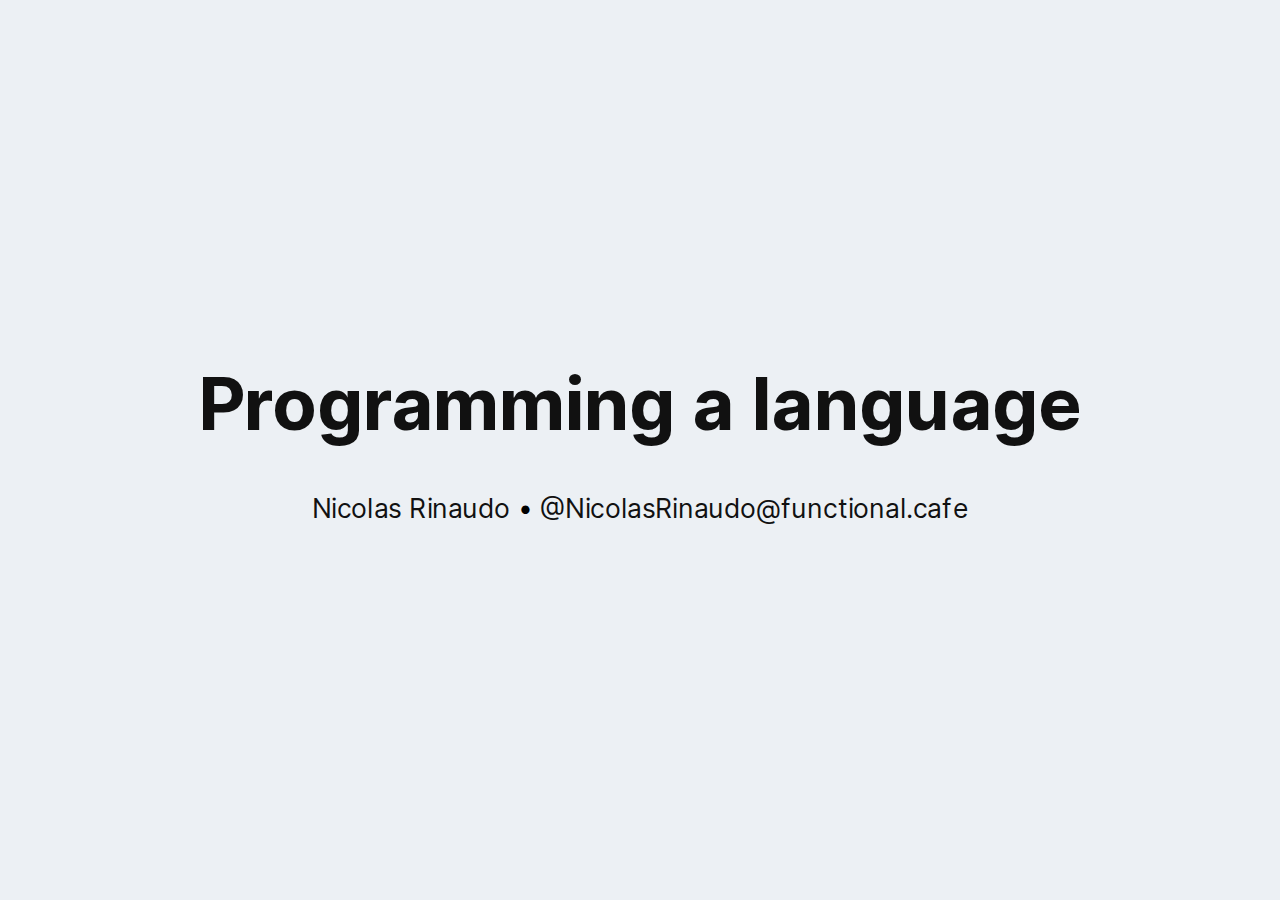
<file: index.html>
<!Doctype html>
<html>
    <head>
        <title>Programming a language</title>
        <meta http-equiv="Content-Type" content="text/html; charset=UTF-8"/>
        <link rel="stylesheet" type="text/css" href="css/style.css"/>
    </head>
    <body>
        <textarea id="source">
class: center, middle

# Programming a language

[Nicolas Rinaudo] • [@NicolasRinaudo@functional.cafe]

---

class: center, middle
name: ast

# Representing code

---

```scala
&#x200B;
&#x200B;
&#x200B;
```

```scala
1
```

---

```scala
&#x200B;
&#x200B;
&#x200B;
```

.diff-add[
```scala
*1 `+ 2`
```
]

---

.diff-add[
```scala
*&#x200B;`enum Expr:`
&#x200B;
&#x200B;
```
]

```scala
1 + 2
```

---

.diff-add[
```scala
enum Expr:
* `case Num()`
&#x200B;
```
]

```scala
1 + `2`
```

---

.diff-add[
```scala
enum Expr:
* case Num(`value: Int`)
&#x200B;
```
]

```scala
1 + `2`
```

---

.diff-add[
```scala
enum Expr:
  case Num(value: Int)
* `case Add()`
```
]

```scala
1 `+` 2
```

---

.diff-add[
```scala
enum Expr:
  case Num(value: Int)
* case Add(`lhs: Num`)
```
]

```scala
&#x200B;`1` + 2
```

---

.diff-add[
```scala
enum Expr:
  case Num(value: Int)
* case Add(lhs: Num`, rhs: Num`)
```
]

```scala
1 + `2`
```

---

```scala
&#x200B;`Num value` ⇓ ???
&#x200B;
&#x200B;
```

```scala
1 + `2`
```

---

```scala
Num value `⇓` ???
&#x200B;
&#x200B;
```

```scala
1 + `2`
```

---

.diff-rm[
```scala
*Num value ⇓ `???`
&#x200B;
&#x200B;
```
]

```scala
1 + `2`
```

---

.diff-add[
```scala
*Num value ⇓ `value`
&#x200B;
&#x200B;
```
]

```scala
1 + `2`
```

---

```scala
&#x200B;`Add lhs rhs` ⇓ ???
&#x200B;
&#x200B;
```

```scala
1 + 2
```

---

.diff-rm[
```scala
*Add lhs rhs ⇓ `???`
&#x200B;
&#x200B;
```
]

```scala
1 + 2
```

---

.diff-add[
```scala
*Add lhs rhs ⇓ `lhs + rhs`
&#x200B;
&#x200B;
```
]

```scala
1 + 2
```

---

```scala
Add `lhs` `rhs` ⇓ lhs + rhs
&#x200B;
&#x200B;
```

```scala
1 + 2
```

---

.diff-add[
```scala
*&#x200B;`lhs ⇓ v₁`
Add lhs rhs ⇓ lhs + rhs
&#x200B;
```
]

```scala
&#x200B;`1` + 2
```

---

.diff-add[
```scala
*lhs ⇓ v₁      `rhs ⇓ v₂`
Add lhs rhs ⇓ lhs + rhs
&#x200B;
```
]

```scala
1 + `2`
```

---

.diff-add[
```scala
lhs ⇓ v₁      rhs ⇓ v₂
*&#x200B;`⎯⎯⎯⎯⎯⎯⎯⎯⎯⎯⎯⎯⎯⎯`
Add lhs rhs ⇓ lhs + rhs
```
]

```scala
1 + 2
```

---

.diff-rm[
```scala
lhs ⇓ v₁      rhs ⇓ v₂
⎯⎯⎯⎯⎯⎯⎯⎯⎯⎯⎯⎯⎯⎯
*Add lhs rhs ⇓ `lhs + rhs`
```
]

```scala
&#x200B;`1 + 2`
```

---

.diff-add[
```scala
lhs ⇓ v₁      rhs ⇓ v₂
⎯⎯⎯⎯⎯⎯⎯⎯⎯⎯⎯⎯⎯⎯
*Add lhs rhs ⇓ `v₁ + v₂`
```
]

```scala
&#x200B;`1 + 2`
```

---

```scala
def interpret(expr: Expr): ??? =
&#x200B;
&#x200B;
&#x200B;
&#x200B;
```

---

```scala
def interpret(`expr: Expr`): ??? =
&#x200B;
&#x200B;
&#x200B;
&#x200B;
```

---

.diff-rm[
```scala
*def interpret(expr: Expr): `???` =
&#x200B;
&#x200B;
&#x200B;
&#x200B;
```
]

---

.diff-add[
```scala
*def interpret(expr: Expr): `Int` =
&#x200B;
&#x200B;
&#x200B;
&#x200B;
```
]

---

.diff-add[
```scala
*def interpret(expr: Expr): Int = `expr match`
&#x200B;
&#x200B;
&#x200B;
&#x200B;
```
]

---

.diff-add[
```scala
def interpret(expr: Expr): Int = expr match
* `case Num(value)    =>`
&#x200B;
&#x200B;
&#x200B;
```
]

```scala
&#x200B;
&#x200B;
&#x200B;`Num value` ⇓ value
```

---

.diff-add[
```scala
def interpret(expr: Expr): Int = expr match
* case Num(value)    => `value`
&#x200B;
&#x200B;
&#x200B;
```
]

```scala
&#x200B;
&#x200B;
Num value ⇓ `value`
```

---

.diff-add[
```scala
def interpret(expr: Expr): Int = expr match
  case Num(value)    => value
* `case Add(lhs, rhs) =>`
&#x200B;
&#x200B;
```
]

```scala
lhs ⇓ v₁      rhs ⇓ v₂
⎯⎯⎯⎯⎯⎯⎯⎯⎯⎯⎯⎯⎯⎯
&#x200B;`Add lhs rhs` ⇓ v₁ + v₂
```

---

.diff-add[
```scala
def interpret(expr: Expr): Int = expr match
  case Num(value)    => value
* case Add(lhs, rhs) => `add(lhs, rhs)`
&#x200B;
&#x200B;
```
]

```scala
&#x200B;`lhs ⇓ v₁`      `rhs ⇓ v₂`
⎯⎯⎯⎯⎯⎯⎯⎯⎯⎯⎯⎯⎯⎯
Add lhs rhs ⇓ `v₁ + v₂`
```

---

```scala
def add(lhs: Num, rhs: Num) =
&#x200B;
&#x200B;
&#x200B;
&#x200B;
```

```scala
lhs ⇓ v₁      rhs ⇓ v₂
⎯⎯⎯⎯⎯⎯⎯⎯⎯⎯⎯⎯⎯⎯
Add lhs rhs ⇓ v₁ + v₂
```

---

.diff-add[
```scala
def add(lhs: Num, rhs: Num) =
* `val v1 = interpret(lhs)`
&#x200B;
&#x200B;
&#x200B;
```
]

```scala
&#x200B;`lhs ⇓ v₁`      rhs ⇓ v₂
⎯⎯⎯⎯⎯⎯⎯⎯⎯⎯⎯⎯⎯⎯
Add lhs rhs ⇓ v₁ + v₂
```

---

.diff-add[
```scala
def add(lhs: Num, rhs: Num) =
  val v1 = interpret(lhs)
* `val v2 = interpret(rhs)`
&#x200B;
&#x200B;
```
]

```scala
lhs ⇓ v₁      `rhs ⇓ v₂`
⎯⎯⎯⎯⎯⎯⎯⎯⎯⎯⎯⎯⎯⎯
Add lhs rhs ⇓ v₁ + v₂
```

---

.diff-add[
```scala
def add(lhs: Num, rhs: Num) =
  val v1 = interpret(lhs)
  val v2 = interpret(rhs)
&#x200B;
* `v1 + v2`
```
]

```scala
lhs ⇓ v₁      rhs ⇓ v₂
⎯⎯⎯⎯⎯⎯⎯⎯⎯⎯⎯⎯⎯⎯
Add lhs rhs ⇓ `v₁ + v₂`
```

---

```ocaml
1 + 2
```

```scala
val expr = Add(Num(1), Num(2))
```

```scala
interpret(expr)
```

---

```ocaml
1 `+` 2
```

```scala
val expr = `Add`(Num(1), Num(2))
```


```scala
interpret(expr)
```

---

```ocaml
&#x200B;`1` + 2
```

```scala
val expr = Add(`Num(1)`, Num(2))
```

```scala
interpret(expr)
```

---

```ocaml
1 + `2`
```

```scala
val expr = Add(Num(1), `Num(2)`)
```

```scala
interpret(expr)
```

---

```ocaml
1 + 2
```

```scala
val expr = Add(Num(1), Num(2))

```

```scala
interpret(expr)
// val res0: Int = 3
```

---

.diff-add[
```ocaml
*&#x200B;`(`1 + 2`)`
```
]

```scala
val expr = Add(Num(1), Num(2))
```

```scala
interpret(expr)
// val res0: Int = 3
```

---

.diff-add[
```ocaml
*&#x200B;(`(`1`)`     +       `((`2`))`)
```
]

```scala
val expr = Add(Num(1), Num(2))
```

```scala
interpret(expr)
// val res0: Int = 3
```

---

.center[![](img/ast-root.svg)]

```ocaml
1 `+` 2
```

---

.center[![](img/ast-leaves.svg)]

```ocaml
&#x200B;`1` + `2`
```

---

.center[![](img/ast.svg)]

```ocaml
1 + 2
```

---

.center[![](img/ast-rhs-2-remove.svg)]

.diff-rm[
```ocaml
*1 + `2`
```
]

---

.center[![](img/ast-rhs-add-what.svg)]

.diff-add[
```ocaml
*1 + `(2 + 3)`
```
]

---

.center[![](img/ast-rhs-add-from-num.svg)]

.diff-rm[
```scala
enum Expr:
  case Num(value: Int)
* case Add(lhs: `Num`, rhs: `Num`)
```
]

---

.center[![](img/ast-rhs-add-to-num.svg)]

.diff-add[
```scala
enum Expr:
  case Num(value: Int)
* case Add(lhs: `Expr`, rhs: `Expr`)
```
]

---

```scala
def add(lhs: Num, rhs: Num) =
  val v1 = interpret(lhs)
  val v2 = interpret(rhs)

  v1 + v2
```

```scala
lhs ⇓ v₁      rhs ⇓ v₂
⎯⎯⎯⎯⎯⎯⎯⎯⎯⎯⎯⎯⎯⎯
Add lhs rhs ⇓ v₁ + v₂
```

---

.diff-rm[
```scala
*def add(lhs: `Num`, rhs: `Num`) =
  val v1 = interpret(lhs)
  val v2 = interpret(rhs)

  v1 + v2
```
]

```scala
lhs ⇓ v₁      rhs ⇓ v₂
⎯⎯⎯⎯⎯⎯⎯⎯⎯⎯⎯⎯⎯⎯
Add lhs rhs ⇓ v₁ + v₂
```

---

.diff-add[
```scala
*def add(lhs: `Expr`, rhs: `Expr`) =
  val v1 = interpret(lhs)
  val v2 = interpret(rhs)

  v1 + v2
```
]

```scala
lhs ⇓ v₁      rhs ⇓ v₂
⎯⎯⎯⎯⎯⎯⎯⎯⎯⎯⎯⎯⎯⎯
Add lhs rhs ⇓ v₁ + v₂
```

---

```scala
def add(lhs: Expr, rhs: Expr) =
  `val v1 = interpret(lhs)`
  val v2 = interpret(rhs)

  v1 + v2
```

```scala
&#x200B;`lhs ⇓ v₁`      rhs ⇓ v₂
⎯⎯⎯⎯⎯⎯⎯⎯⎯⎯⎯⎯⎯⎯
Add lhs rhs ⇓ v₁ + v₂
```
---

```scala
def add(lhs: Expr, rhs: Expr) =
  val v1 = interpret(lhs)
  `val v2 = interpret(rhs)`

  v1 + v2
```

```scala
lhs ⇓ v₁      `rhs ⇓ v₂`
⎯⎯⎯⎯⎯⎯⎯⎯⎯⎯⎯⎯⎯⎯
Add lhs rhs ⇓ v₁ + v₂
```

---

```ocaml
1 + 2
```

```scala
val expr = Add(Num(1), Num(2))
```

```scala
interpret(expr)
```

---

.diff-rm[
```ocaml
*1 + `2`
```
]

.diff-rm[
```scala
*val expr = Add(Num(1), `Num(2)`)
```
]

```scala
interpret(expr)
```

---

.diff-add[
```ocaml
*1 + `(2 + 3)`
```
]

.diff-add[
```scala
*val expr = Add(Num(1), `Add(Num(2), Num(3))`)
```
]

```scala
interpret(expr)
```

---

```ocaml
1 + (2 + 3)
```

```scala
val expr = Add(Num(1), Add(Num(2), Num(3)))

```

```scala
interpret(expr)
// val res1: Int = 6
```

---

## [Key takeaways](#conclusion)

--

* Source code is represented as a recursive sum type

--

* This is called an AST

--

* Interpretation is done through pattern matching

---

class: center, middle
name: conditionals

# Taking decisions

---

```ocaml
if true then 1 + 2
        else 3 + 4
```

---

```ocaml
if `true` then 1 + 2
        else 3 + 4
```

---

```ocaml
if true then `1 + 2`
        else 3 + 4
```

---

```ocaml
if true then 1 + 2
        else `3 + 4`
```

---

```scala
&#x200B;
⎯⎯⎯⎯⎯⎯⎯⎯⎯⎯⎯⎯⎯⎯⎯⎯
  `Cond` ⇓ ???
&#x200B;
&#x200B;
&#x200B;
&#x200B;
```

```ocaml
&#x200B;`if` true then 1 + 2
        else 3 + 4
```

---

.diff-add[
```scala
&#x200B;
⎯⎯⎯⎯⎯⎯⎯⎯⎯⎯⎯⎯⎯⎯⎯⎯
* Cond `pred` ⇓ ???
&#x200B;
&#x200B;
&#x200B;
&#x200B;
```
]

```ocaml
if `true` then 1 + 2
        else 3 + 4
```

---

.diff-add[
```scala
&#x200B;
⎯⎯⎯⎯⎯⎯⎯⎯⎯⎯⎯⎯⎯⎯⎯⎯
* Cond pred `onT` ⇓ ???
&#x200B;
&#x200B;
&#x200B;
&#x200B;
```
]

```ocaml
if true then `1 + 2`
        else 3 + 4
```

---

.diff-add[
```scala
&#x200B;
⎯⎯⎯⎯⎯⎯⎯⎯⎯⎯⎯⎯⎯⎯⎯⎯
* Cond pred onT `onF` ⇓ ???
&#x200B;
&#x200B;
&#x200B;
&#x200B;
```
]

```ocaml
if true then 1 + 2
        else `3 + 4`
```

---

.diff-add[
```scala
*&#x200B;`pred ⇓ ???`
⎯⎯⎯⎯⎯⎯⎯⎯⎯⎯⎯⎯⎯⎯⎯⎯
  Cond pred onT onF ⇓ ???
&#x200B;
&#x200B;
&#x200B;
&#x200B;
```
]

```ocaml
if `true` then 1 + 2
        else 3 + 4
```

---

.diff-rm[
```scala
*pred ⇓ `???`
⎯⎯⎯⎯⎯⎯⎯⎯⎯⎯⎯⎯⎯⎯⎯⎯
  Cond pred onT onF ⇓ ???
&#x200B;
&#x200B;
&#x200B;
&#x200B;
```
]

```ocaml
if `true` then 1 + 2
        else 3 + 4
```

---

.diff-add[
```scala
*pred ⇓ `true`
⎯⎯⎯⎯⎯⎯⎯⎯⎯⎯⎯⎯⎯⎯⎯⎯
  Cond pred onT onF ⇓ ???
&#x200B;
*&#x200B;`pred ⇓ false`
*&#x200B;`⎯⎯⎯⎯⎯⎯⎯⎯⎯⎯⎯⎯⎯⎯⎯⎯`
* `Cond pred onT onF ⇓ ???`
```
]

```ocaml
if true then 1 + 2
        else 3 + 4
```

---

```scala
pred ⇓ `true`
⎯⎯⎯⎯⎯⎯⎯⎯⎯⎯⎯⎯⎯⎯⎯⎯
  Cond pred onT onF ⇓ ???
&#x200B;
pred ⇓ `false`
⎯⎯⎯⎯⎯⎯⎯⎯⎯⎯⎯⎯⎯⎯⎯⎯
  Cond pred onT onF ⇓ ???
```

```ocaml
if true then 1 + 2
        else 3 + 4
```

---

```scala
pred ⇓ `true`
⎯⎯⎯⎯⎯⎯⎯⎯⎯⎯⎯⎯⎯⎯⎯⎯
  Cond pred onT onF ⇓ ???
&#x200B;
pred ⇓ false
⎯⎯⎯⎯⎯⎯⎯⎯⎯⎯⎯⎯⎯⎯⎯⎯
  Cond pred onT onF ⇓ ???
```

```ocaml
if true then 1 + 2
        else 3 + 4
```

---

.diff-add[
```scala
*pred ⇓ true        `onT ⇓ v`
⎯⎯⎯⎯⎯⎯⎯⎯⎯⎯⎯⎯⎯⎯⎯⎯
  Cond pred onT onF ⇓ ???
&#x200B;
pred ⇓ false
⎯⎯⎯⎯⎯⎯⎯⎯⎯⎯⎯⎯⎯⎯⎯⎯
  Cond pred onT onF ⇓ ???
```
]

```ocaml
if true then `1 + 2`
        else 3 + 4
```

---

.diff-rm[
```scala
pred ⇓ true        onT ⇓ v
⎯⎯⎯⎯⎯⎯⎯⎯⎯⎯⎯⎯⎯⎯⎯⎯
* Cond pred onT onF ⇓ `???`
&#x200B;
pred ⇓ false
⎯⎯⎯⎯⎯⎯⎯⎯⎯⎯⎯⎯⎯⎯⎯⎯
  Cond pred onT onF ⇓ ???
```
]

```ocaml
if true then `1 + 2`
        else 3 + 4
```

---

.diff-add[
```scala
pred ⇓ true        onT ⇓ v
⎯⎯⎯⎯⎯⎯⎯⎯⎯⎯⎯⎯⎯⎯⎯⎯
* Cond pred onT onF ⇓ `v`
&#x200B;
pred ⇓ false
⎯⎯⎯⎯⎯⎯⎯⎯⎯⎯⎯⎯⎯⎯⎯⎯
  Cond pred onT onF ⇓ ???
```
]

```ocaml
if true then `1 + 2`
        else 3 + 4
```

---

```scala
pred ⇓ true        onT ⇓ v
⎯⎯⎯⎯⎯⎯⎯⎯⎯⎯⎯⎯⎯⎯⎯⎯
  Cond pred onT onF ⇓ v
&#x200B;
pred ⇓ `false`
⎯⎯⎯⎯⎯⎯⎯⎯⎯⎯⎯⎯⎯⎯⎯⎯
  Cond pred onT onF ⇓ ???
```


```ocaml
if true then 1 + 2
        else 3 + 4
```

---

.diff-add[
```scala
pred ⇓ true        onT ⇓ v
⎯⎯⎯⎯⎯⎯⎯⎯⎯⎯⎯⎯⎯⎯⎯⎯
  Cond pred onT onF ⇓ v
&#x200B;
*pred ⇓ false       `onF ⇓ v`
⎯⎯⎯⎯⎯⎯⎯⎯⎯⎯⎯⎯⎯⎯⎯⎯
  Cond pred onT onF ⇓ ???
```
]

```ocaml
if true then 1 + 2
        else `3 + 4`
```

---

.diff-rm[
```scala
pred ⇓ true        onT ⇓ v
⎯⎯⎯⎯⎯⎯⎯⎯⎯⎯⎯⎯⎯⎯⎯⎯
  Cond pred onT onF ⇓ v
&#x200B;
pred ⇓ false       onF ⇓ v
⎯⎯⎯⎯⎯⎯⎯⎯⎯⎯⎯⎯⎯⎯⎯⎯
* Cond pred onT onF ⇓ `???`
```
]

```ocaml
if true then 1 + 2
        else 3 + 4
```

---

.diff-add[
```scala
pred ⇓ true        onT ⇓ v
⎯⎯⎯⎯⎯⎯⎯⎯⎯⎯⎯⎯⎯⎯⎯⎯
  Cond pred onT onF ⇓ v
&#x200B;
pred ⇓ false       onF ⇓ v
⎯⎯⎯⎯⎯⎯⎯⎯⎯⎯⎯⎯⎯⎯⎯⎯
* Cond pred onT onF ⇓ `v`
```
]

```ocaml
if true then 1 + 2
        else 3 + 4
```
---

```scala
enum Expr:
  case Num(value: Int)
  case Add(lhs: Expr, rhs: Expr)
&#x200B;
&#x200B;
&#x200B;
```

```scala
pred ⇓ true        onT ⇓ v
⎯⎯⎯⎯⎯⎯⎯⎯⎯⎯⎯⎯⎯⎯⎯⎯
  Cond pred onT onF ⇓ v
&#x200B;
pred ⇓ false       onF ⇓ v
⎯⎯⎯⎯⎯⎯⎯⎯⎯⎯⎯⎯⎯⎯⎯⎯
  Cond pred onT onF ⇓ v
```

---

.diff-add[
```scala
enum Expr:
  case Num(value: Int)
  case Add(lhs: Expr, rhs: Expr)
* `case Cond()`
&#x200B;
&#x200B;
```
]

```scala
pred ⇓ true        onT ⇓ v
⎯⎯⎯⎯⎯⎯⎯⎯⎯⎯⎯⎯⎯⎯⎯⎯
  `Cond` pred onT onF ⇓ v
&#x200B;
pred ⇓ false       onF ⇓ v
⎯⎯⎯⎯⎯⎯⎯⎯⎯⎯⎯⎯⎯⎯⎯⎯
  `Cond` pred onT onF ⇓ v
```
---

.diff-add[
```scala
enum Expr:
  case Num(value: Int)
  case Add(lhs: Expr, rhs: Expr)
* case Cond(`pred: Expr`)
&#x200B;
&#x200B;
```
]

```scala
pred ⇓ true        onT ⇓ v
⎯⎯⎯⎯⎯⎯⎯⎯⎯⎯⎯⎯⎯⎯⎯⎯
  Cond `pred` onT onF ⇓ v
&#x200B;
pred ⇓ false       onF ⇓ v
⎯⎯⎯⎯⎯⎯⎯⎯⎯⎯⎯⎯⎯⎯⎯⎯
  Cond `pred` onT onF ⇓ v
```

---

.diff-add[
```scala
enum Expr:
  case Num(value: Int)
  case Add(lhs: Expr, rhs: Expr)
* case Cond(pred: Expr`, onT: Expr`)
&#x200B;
&#x200B;
```
]

```scala
pred ⇓ true        onT ⇓ v
⎯⎯⎯⎯⎯⎯⎯⎯⎯⎯⎯⎯⎯⎯⎯⎯
  Cond pred `onT` onF ⇓ v
&#x200B;
pred ⇓ false       onF ⇓ v
⎯⎯⎯⎯⎯⎯⎯⎯⎯⎯⎯⎯⎯⎯⎯⎯
  Cond pred `onT` onF ⇓ v
```
---

.diff-add[
```scala
enum Expr:
  case Num(value: Int)
  case Add(lhs: Expr, rhs: Expr)
* case Cond(pred: Expr, onT: Expr`, onF: Expr`)
&#x200B;
&#x200B;
```
]

```scala
pred ⇓ true        onT ⇓ v
⎯⎯⎯⎯⎯⎯⎯⎯⎯⎯⎯⎯⎯⎯⎯⎯
  Cond pred onT `onF` ⇓ v
&#x200B;
pred ⇓ false       onF ⇓ v
⎯⎯⎯⎯⎯⎯⎯⎯⎯⎯⎯⎯⎯⎯⎯⎯
  Cond pred onT `onF` ⇓ v
```

---

```scala
def interpret(expr: Expr): Int = expr match
  case Num(value)           => value
  case Add(lhs, rhs)        => add(lhs, rhs)
&#x200B;
&#x200B;
&#x200B;
```

```scala
pred ⇓ true        onT ⇓ v
⎯⎯⎯⎯⎯⎯⎯⎯⎯⎯⎯⎯⎯⎯⎯⎯
  Cond pred onT onF ⇓ v
&#x200B;
pred ⇓ false       onF ⇓ v
⎯⎯⎯⎯⎯⎯⎯⎯⎯⎯⎯⎯⎯⎯⎯⎯
  Cond pred onT onF ⇓ v
```
---

.diff-add[
```scala
def interpret(expr: Expr): Int = expr match
  case Num(value)           => value
  case Add(lhs, rhs)        => add(lhs, rhs)
* `case Cond(pred, onT, onF) => cond(pred, onT, onF)`
&#x200B;
&#x200B;
```
]

```scala
pred ⇓ true        onT ⇓ v
⎯⎯⎯⎯⎯⎯⎯⎯⎯⎯⎯⎯⎯⎯⎯⎯
  `Cond pred onT onF` ⇓ v
&#x200B;
pred ⇓ false       onF ⇓ v
⎯⎯⎯⎯⎯⎯⎯⎯⎯⎯⎯⎯⎯⎯⎯⎯
  `Cond pred onT onF` ⇓ v
```

---

```scala
def cond(pred: Expr, onT: Expr, onF: Expr) =
&#x200B;
&#x200B;
&#x200B;
&#x200B;
&#x200B;
```

```scala
pred ⇓ true        onT ⇓ v
⎯⎯⎯⎯⎯⎯⎯⎯⎯⎯⎯⎯⎯⎯⎯⎯
  Cond pred onT onF ⇓ v
&#x200B;
pred ⇓ false       onF ⇓ v
⎯⎯⎯⎯⎯⎯⎯⎯⎯⎯⎯⎯⎯⎯⎯⎯
  Cond pred onT onF ⇓ v
```

---

.diff-add[
```scala
def cond(pred: Expr, onT: Expr, onF: Expr) =
* `if interpret(pred) then`
&#x200B;
&#x200B;
&#x200B;
&#x200B;
```
]

```scala
&#x200B;`pred ⇓ true`        onT ⇓ v
⎯⎯⎯⎯⎯⎯⎯⎯⎯⎯⎯⎯⎯⎯⎯⎯
  Cond pred onT onF ⇓ v
&#x200B;
pred ⇓ false       onF ⇓ v
⎯⎯⎯⎯⎯⎯⎯⎯⎯⎯⎯⎯⎯⎯⎯⎯
  Cond pred onT onF ⇓ v
```
---

.diff-add[
```scala
def cond(pred: Expr, onT: Expr, onF: Expr) =
* if interpret(pred) then` interpret(onT)`
&#x200B;
&#x200B;
&#x200B;
&#x200B;
```
]

```scala
pred ⇓ true        `onT ⇓ v`
⎯⎯⎯⎯⎯⎯⎯⎯⎯⎯⎯⎯⎯⎯⎯⎯
  Cond pred onT onF ⇓ `v`
&#x200B;
pred ⇓ false       onF ⇓ v
⎯⎯⎯⎯⎯⎯⎯⎯⎯⎯⎯⎯⎯⎯⎯⎯
  Cond pred onT onF ⇓ v
```

---

.diff-add[
```scala
def cond(pred: Expr, onT: Expr, onF: Expr) =
  if interpret(pred) then interpret(onT)
* `else                    interpret(onF)`
&#x200B;
&#x200B;
&#x200B;
```
]

```scala
pred ⇓ true        onT ⇓ v
⎯⎯⎯⎯⎯⎯⎯⎯⎯⎯⎯⎯⎯⎯⎯⎯
  Cond pred onT onF ⇓ v
&#x200B;
pred ⇓ false       `onF ⇓ v`
⎯⎯⎯⎯⎯⎯⎯⎯⎯⎯⎯⎯⎯⎯⎯⎯
  Cond pred onT onF ⇓ `v`
```
---

```scala
def cond(pred: Expr, onT: Expr, onF: Expr) =
  if `interpret(pred)` then interpret(onT)
  else                    interpret(onF)
&#x200B;
&#x200B;
&#x200B;
```

```scala
pred ⇓ true        onT ⇓ v
⎯⎯⎯⎯⎯⎯⎯⎯⎯⎯⎯⎯⎯⎯⎯⎯
  Cond pred onT onF ⇓ v
&#x200B;
pred ⇓ false       onF ⇓ v
⎯⎯⎯⎯⎯⎯⎯⎯⎯⎯⎯⎯⎯⎯⎯⎯
  Cond pred onT onF ⇓ v
```

---

.diff-add[
```scala
def cond(pred: Expr, onT: Expr, onF: Expr) =
* if interpret(pred) `!= 0` then interpret(onT)
* else               `    `      interpret(onF)
&#x200B;
&#x200B;
&#x200B;
```
]

```scala
pred ⇓ true        onT ⇓ v
⎯⎯⎯⎯⎯⎯⎯⎯⎯⎯⎯⎯⎯⎯⎯⎯
  Cond pred onT onF ⇓ v
&#x200B;
pred ⇓ false       onF ⇓ v
⎯⎯⎯⎯⎯⎯⎯⎯⎯⎯⎯⎯⎯⎯⎯⎯
  Cond pred onT onF ⇓ v
```

---

.diff-rm[
```scala
def cond(pred: Expr, onT: Expr, onF: Expr) =
* if interpret(pred) `!= 0` then interpret(onT)
* else               `    `      interpret(onF)
&#x200B;
&#x200B;
&#x200B;
```
]

```scala
pred ⇓ true        onT ⇓ v
⎯⎯⎯⎯⎯⎯⎯⎯⎯⎯⎯⎯⎯⎯⎯⎯
  Cond pred onT onF ⇓ v
&#x200B;
pred ⇓ false       onF ⇓ v
⎯⎯⎯⎯⎯⎯⎯⎯⎯⎯⎯⎯⎯⎯⎯⎯
  Cond pred onT onF ⇓ v
```
---

```scala
def cond(pred: Expr, onT: Expr, onF: Expr) =
  if interpret(pred) then interpret(onT)
  else                    interpret(onF)
&#x200B;
&#x200B;
&#x200B;
```

```scala
pred ⇓ true        onT ⇓ v
⎯⎯⎯⎯⎯⎯⎯⎯⎯⎯⎯⎯⎯⎯⎯⎯
  Cond pred onT onF ⇓ v
&#x200B;
pred ⇓ false       onF ⇓ v
⎯⎯⎯⎯⎯⎯⎯⎯⎯⎯⎯⎯⎯⎯⎯⎯
  Cond pred onT onF ⇓ v
```

---

```scala
def interpret(expr: Expr): `Int` = expr match
  case Num(value)           => value
  case Add(lhs, rhs)        => add(lhs, rhs)
  case Cond(pred, onT, onF) => cond(pred, onT, onF)
&#x200B;
&#x200B;
```

```scala
pred ⇓ true        onT ⇓ v
⎯⎯⎯⎯⎯⎯⎯⎯⎯⎯⎯⎯⎯⎯⎯⎯
  Cond pred onT onF ⇓ v
&#x200B;
pred ⇓ false       onF ⇓ v
⎯⎯⎯⎯⎯⎯⎯⎯⎯⎯⎯⎯⎯⎯⎯⎯
  Cond pred onT onF ⇓ v
```

---

```scala
enum Value:
&#x200B;
&#x200B;
&#x200B;
&#x200B;
&#x200B;
```

---

.diff-add[
```scala
enum Value:
* `case Num(value: Int)`
&#x200B;
&#x200B;
&#x200B;
&#x200B;
```
]

---

.diff-add[
```scala
enum Value:
  case Num(value: Int)
* `case Bool(value: Boolean)`
&#x200B;
&#x200B;
&#x200B;
```
]

---

.diff-rm[
```scala
*def interpret(expr: Expr): `Int` = expr match
  case Num(value)           => value
  case Add(lhs, rhs)        => add(lhs, rhs)
  case Cond(pred, onT, onF) => cond(pred, onT, onF)
&#x200B;
&#x200B;
```
]

---

.diff-add[
```scala
*def interpret(expr: Expr): `Value` = expr match
  case Num(value)           => value
  case Add(lhs, rhs)        => add(lhs, rhs)
  case Cond(pred, onT, onF) => cond(pred, onT, onF)
&#x200B;
&#x200B;
```
]

---

```scala
def interpret(expr: Expr): Value = expr match
  case `Num(value)`           => value
  case Add(lhs, rhs)        => add(lhs, rhs)
  case Cond(pred, onT, onF) => cond(pred, onT, onF)
&#x200B;
&#x200B;
```

```scala
&#x200B;
&#x200B;
&#x200B;`Num value` ⇓ value
&#x200B;
&#x200B;
&#x200B;
&#x200B;
```

---

.diff-rm[
```scala
def interpret(expr: Expr): Value = expr match
* case Num(value)           => `value`
  case Add(lhs, rhs)        => add(lhs, rhs)
  case Cond(pred, onT, onF) => cond(pred, onT, onF)
&#x200B;
&#x200B;
```
]

.diff-rm[
```scala
&#x200B;
&#x200B;
*Num value ⇓ `value`
&#x200B;
&#x200B;
&#x200B;
&#x200B;
```
]

---

.diff-add[
```scala
def interpret(expr: Expr): Value = expr match
* case Num(value)           => `Value.Num(value)`
  case Add(lhs, rhs)        => add(lhs, rhs)
  case Cond(pred, onT, onF) => cond(pred, onT, onF)
&#x200B;
&#x200B;
```
]

.diff-add[
```scala
&#x200B;
&#x200B;
*Num value ⇓ `Value.Num value`
&#x200B;
&#x200B;
&#x200B;
&#x200B;
```
]

---

```scala
def add(lhs: Expr, rhs: Expr) =
  val v1 = interpret(lhs)
  val v2 = interpret(rhs)
&#x200B;
  v1 + v2
&#x200B;
```

```scala
lhs ⇓ v₁      rhs ⇓ v₂
⎯⎯⎯⎯⎯⎯⎯⎯⎯⎯⎯⎯⎯⎯
&#x200B;`Add lhs rhs` ⇓ v₁ + v₂
&#x200B;
&#x200B;
&#x200B;
&#x200B;
```

---

```scala
def add(lhs: Expr, rhs: Expr) =
  val v1 = interpret(lhs)
  val v2 = interpret(rhs)
&#x200B;
  v1 + v2
&#x200B;
```

.diff-rm[
```scala
*lhs ⇓ `v₁`      rhs ⇓ `v₂`
⎯⎯⎯⎯⎯⎯⎯⎯⎯⎯⎯⎯⎯⎯
Add lhs rhs ⇓ v₁ + v₂
&#x200B;
&#x200B;
&#x200B;
&#x200B;
```
]

---

```scala
def add(lhs: Expr, rhs: Expr) =
  val v1 = interpret(lhs)
  val v2 = interpret(rhs)
&#x200B;
  v1 + v2
&#x200B;
```

.diff-add[
```scala
*lhs ⇓ `Value.Num v₁`      rhs ⇓ `Value.Num v₂`
⎯⎯⎯⎯⎯⎯⎯⎯⎯⎯⎯⎯⎯⎯⎯⎯⎯⎯⎯⎯⎯⎯⎯⎯⎯⎯
        Add lhs rhs ⇓ v₁ + v₂
&#x200B;
&#x200B;
&#x200B;
&#x200B;
```
]

---

```scala
def add(lhs: Expr, rhs: Expr) =
  val v1 = interpret(lhs)
  val v2 = interpret(rhs)
&#x200B;
  v1 + v2
&#x200B;
```

.diff-rm[
```scala
lhs ⇓ Value.Num v₁      rhs ⇓ Value.Num v₂
⎯⎯⎯⎯⎯⎯⎯⎯⎯⎯⎯⎯⎯⎯⎯⎯⎯⎯⎯⎯⎯⎯⎯⎯⎯⎯
*       Add lhs rhs ⇓ `v₁ + v₂`
&#x200B;
&#x200B;
&#x200B;
&#x200B;
```
]

---

```scala
def add(lhs: Expr, rhs: Expr) =
  val v1 = interpret(lhs)
  val v2 = interpret(rhs)
&#x200B;
  v1 + v2
&#x200B;
```

.diff-add[
```scala
lhs ⇓ Value.Num v₁      rhs ⇓ Value.Num v₂
⎯⎯⎯⎯⎯⎯⎯⎯⎯⎯⎯⎯⎯⎯⎯⎯⎯⎯⎯⎯⎯⎯⎯⎯⎯⎯
*   Add lhs rhs ⇓ `Value.Num (v₁ + v₂)`
&#x200B;
&#x200B;
&#x200B;
&#x200B;
```
]

---

```scala
def add(lhs: Expr, rhs: Expr) =
  val v1 = interpret(lhs)
  val v2 = interpret(rhs)
&#x200B;
  v1 + v2
&#x200B;
```

```scala
lhs ⇓ `Value.Num v₁`      rhs ⇓ `Value.Num v₂`
⎯⎯⎯⎯⎯⎯⎯⎯⎯⎯⎯⎯⎯⎯⎯⎯⎯⎯⎯⎯⎯⎯⎯⎯⎯⎯
    Add lhs rhs ⇓ Value.Num (v₁ + v₂)
&#x200B;
&#x200B;
&#x200B;
&#x200B;
```

---

.diff-rm[
```scala
def add(lhs: Expr, rhs: Expr) =
* `val v1 = interpret(lhs)`
* `val v2 = interpret(rhs)`
*&#x200B;
* `v1 + v2`
&#x200B;
```
]

```scala
lhs ⇓ Value.Num v₁      rhs ⇓ Value.Num v₂
⎯⎯⎯⎯⎯⎯⎯⎯⎯⎯⎯⎯⎯⎯⎯⎯⎯⎯⎯⎯⎯⎯⎯⎯⎯⎯
    Add lhs rhs ⇓ Value.Num (v₁ + v₂)
&#x200B;
&#x200B;
&#x200B;
&#x200B;
```

---

.diff-add[
```scala
def add(lhs: Expr, rhs: Expr) =
* `(interpret(lhs), interpret(rhs)) match`
*   `case (Value.Num(v1), Value.Num(v2)) =>`
&#x200B;
&#x200B;
&#x200B;
```
]

```scala
&#x200B;`lhs ⇓ Value.Num v₁`      `rhs ⇓ Value.Num v₂`
⎯⎯⎯⎯⎯⎯⎯⎯⎯⎯⎯⎯⎯⎯⎯⎯⎯⎯⎯⎯⎯⎯⎯⎯⎯⎯
    Add lhs rhs ⇓ Value.Num (v₁ + v₂)
&#x200B;
&#x200B;
&#x200B;
&#x200B;
```

---

```scala
def add(lhs: Expr, rhs: Expr) =
  (`interpret(lhs)`, interpret(rhs)) match
    case (`Value.Num(v1)`, Value.Num(v2)) =>
&#x200B;
&#x200B;
&#x200B;
```

```scala
&#x200B;`lhs ⇓ Value.Num v₁`      rhs ⇓ Value.Num v₂
⎯⎯⎯⎯⎯⎯⎯⎯⎯⎯⎯⎯⎯⎯⎯⎯⎯⎯⎯⎯⎯⎯⎯⎯⎯⎯
    Add lhs rhs ⇓ Value.Num (v₁ + v₂)
&#x200B;
&#x200B;
&#x200B;
&#x200B;
```

---

```scala
def add(lhs: Expr, rhs: Expr) =
  (interpret(lhs), `interpret(rhs)`) match
    case (Value.Num(v1), `Value.Num(v2)`) =>
&#x200B;
&#x200B;
&#x200B;
```

```scala
lhs ⇓ Value.Num v₁      `rhs ⇓ Value.Num v₂`
⎯⎯⎯⎯⎯⎯⎯⎯⎯⎯⎯⎯⎯⎯⎯⎯⎯⎯⎯⎯⎯⎯⎯⎯⎯⎯
    Add lhs rhs ⇓ Value.Num (v₁ + v₂)
&#x200B;
&#x200B;
&#x200B;
&#x200B;
```

---

.diff-add[
```scala
def add(lhs: Expr, rhs: Expr) =
  (interpret(lhs), interpret(rhs)) match
*   case (Value.Num(v1), Value.Num(v2)) => `Value.Num(v1 + v2)`
&#x200B;
&#x200B;
&#x200B;
```
]

```scala
lhs ⇓ Value.Num v₁      rhs ⇓ Value.Num v₂
⎯⎯⎯⎯⎯⎯⎯⎯⎯⎯⎯⎯⎯⎯⎯⎯⎯⎯⎯⎯⎯⎯⎯⎯⎯⎯
    Add lhs rhs ⇓ `Value.Num (v₁ + v₂)`
&#x200B;
&#x200B;
&#x200B;
&#x200B;
```

---

.diff-add[
```scala
def add(lhs: Expr, rhs: Expr) =
  (interpret(lhs), interpret(rhs)) match
    case (Value.Num(v1), Value.Num(v2)) => Value.Num(v1 + v2)
*   `case _                              =>`
&#x200B;
&#x200B;
```
]

```scala
lhs ⇓ Value.Num v₁      rhs ⇓ Value.Num v₂
⎯⎯⎯⎯⎯⎯⎯⎯⎯⎯⎯⎯⎯⎯⎯⎯⎯⎯⎯⎯⎯⎯⎯⎯⎯⎯
    Add lhs rhs ⇓ Value.Num (v₁ + v₂)
&#x200B;
&#x200B;
&#x200B;
&#x200B;
```


---

.diff-add[
```scala
def add(lhs: Expr, rhs: Expr) =
  (interpret(lhs), interpret(rhs)) match
    case (Value.Num(v1), Value.Num(v2)) => Value.Num(v1 + v2)
*   case _                              => `typeError("add")`
&#x200B;
&#x200B;
```
]

```scala
lhs ⇓ Value.Num v₁      rhs ⇓ Value.Num v₂
⎯⎯⎯⎯⎯⎯⎯⎯⎯⎯⎯⎯⎯⎯⎯⎯⎯⎯⎯⎯⎯⎯⎯⎯⎯⎯
    Add lhs rhs ⇓ Value.Num (v₁ + v₂)
&#x200B;
&#x200B;
&#x200B;
&#x200B;
```

---

```scala
def cond(pred: Expr, onT: Expr, onF: Expr) =
  if interpret(pred) then interpret(onT)
  else                    interpret(onF)
&#x200B;
&#x200B;
&#x200B;
```

```scala
pred ⇓ true        onT ⇓ v
⎯⎯⎯⎯⎯⎯⎯⎯⎯⎯⎯⎯⎯⎯⎯⎯
  `Cond pred onT onF` ⇓ v
&#x200B;
pred ⇓ false       onF ⇓ v
⎯⎯⎯⎯⎯⎯⎯⎯⎯⎯⎯⎯⎯⎯⎯⎯
  `Cond pred onT onF` ⇓ v
```

---

```scala
def cond(pred: Expr, onT: Expr, onF: Expr) =
  if interpret(pred) then interpret(onT)
  else                    interpret(onF)
&#x200B;
&#x200B;
&#x200B;
```

.diff-add[
```scala
*pred ⇓ `Value.Bool` true        onT ⇓ v
⎯⎯⎯⎯⎯⎯⎯⎯⎯⎯⎯⎯⎯⎯⎯⎯⎯⎯⎯⎯⎯⎯⎯
       Cond pred onT onF ⇓ v
&#x200B;
*pred ⇓ `Value.Bool` false       onF ⇓ v
⎯⎯⎯⎯⎯⎯⎯⎯⎯⎯⎯⎯⎯⎯⎯⎯⎯⎯⎯⎯⎯⎯⎯
       Cond pred onT onF ⇓ v
```
]

---

```scala
def cond(pred: Expr, onT: Expr, onF: Expr) =
  if interpret(pred) then interpret(onT)
  else                    interpret(onF)
&#x200B;
&#x200B;
&#x200B;
```

```scala
pred ⇓ Value.Bool true        onT ⇓ `v`
⎯⎯⎯⎯⎯⎯⎯⎯⎯⎯⎯⎯⎯⎯⎯⎯⎯⎯⎯⎯⎯⎯⎯
       Cond pred onT onF ⇓ v
&#x200B;
pred ⇓ Value.Bool false       onF ⇓ `v`
⎯⎯⎯⎯⎯⎯⎯⎯⎯⎯⎯⎯⎯⎯⎯⎯⎯⎯⎯⎯⎯⎯⎯
       Cond pred onT onF ⇓ v
```

---

```scala
def cond(pred: Expr, onT: Expr, onF: Expr) =
  if interpret(pred) then interpret(onT)
  else                    interpret(onF)
&#x200B;
&#x200B;
&#x200B;
```

```scala
pred ⇓ Value.Bool true        onT ⇓ v
⎯⎯⎯⎯⎯⎯⎯⎯⎯⎯⎯⎯⎯⎯⎯⎯⎯⎯⎯⎯⎯⎯⎯
       Cond pred onT onF ⇓ `v`
&#x200B;
pred ⇓ Value.Bool false       onF ⇓ v
⎯⎯⎯⎯⎯⎯⎯⎯⎯⎯⎯⎯⎯⎯⎯⎯⎯⎯⎯⎯⎯⎯⎯
       Cond pred onT onF ⇓ `v`
```

---

.diff-rm[
```scala
def cond(pred: Expr, onT: Expr, onF: Expr) =
* `if interpret(pred) then interpret(onT)`
* `else                    interpret(onF)`
&#x200B;
&#x200B;
&#x200B;
```
]

```scala
pred ⇓ Value.Bool true        onT ⇓ v
⎯⎯⎯⎯⎯⎯⎯⎯⎯⎯⎯⎯⎯⎯⎯⎯⎯⎯⎯⎯⎯⎯⎯
       Cond pred onT onF ⇓ v
&#x200B;
pred ⇓ Value.Bool false       onF ⇓ v
⎯⎯⎯⎯⎯⎯⎯⎯⎯⎯⎯⎯⎯⎯⎯⎯⎯⎯⎯⎯⎯⎯⎯
       Cond pred onT onF ⇓ v
```

---

.diff-add[
```scala
def cond(pred: Expr, onT: Expr, onF: Expr) =
* `interpret(pred) match`
&#x200B;
&#x200B;
&#x200B;
&#x200B;
```
]

```scala
&#x200B;`pred` ⇓ Value.Bool true        onT ⇓ v
⎯⎯⎯⎯⎯⎯⎯⎯⎯⎯⎯⎯⎯⎯⎯⎯⎯⎯⎯⎯⎯⎯⎯
       Cond pred onT onF ⇓ v
&#x200B;
&#x200B;`pred` ⇓ Value.Bool false       onF ⇓ v
⎯⎯⎯⎯⎯⎯⎯⎯⎯⎯⎯⎯⎯⎯⎯⎯⎯⎯⎯⎯⎯⎯⎯
       Cond pred onT onF ⇓ v
```
---

.diff-add[
```scala
def cond(pred: Expr, onT: Expr, onF: Expr) =
  interpret(pred) match
*   `case Value.Bool(true)  =>`
&#x200B;
&#x200B;
&#x200B;
```
]

```scala
pred ⇓ `Value.Bool true`        onT ⇓ v
⎯⎯⎯⎯⎯⎯⎯⎯⎯⎯⎯⎯⎯⎯⎯⎯⎯⎯⎯⎯⎯⎯⎯
       Cond pred onT onF ⇓ v
&#x200B;
pred ⇓ Value.Bool false       onF ⇓ v
⎯⎯⎯⎯⎯⎯⎯⎯⎯⎯⎯⎯⎯⎯⎯⎯⎯⎯⎯⎯⎯⎯⎯
       Cond pred onT onF ⇓ v
```

---

.diff-add[
```scala
def cond(pred: Expr, onT: Expr, onF: Expr) =
  interpret(pred) match
*   case Value.Bool(true)  => `interpret(onT)`
&#x200B;
&#x200B;
&#x200B;
```
]

```scala
pred ⇓ Value.Bool true        `onT ⇓ v`
⎯⎯⎯⎯⎯⎯⎯⎯⎯⎯⎯⎯⎯⎯⎯⎯⎯⎯⎯⎯⎯⎯⎯
       Cond pred onT onF ⇓ `v`
&#x200B;
pred ⇓ Value.Bool false       onF ⇓ v
⎯⎯⎯⎯⎯⎯⎯⎯⎯⎯⎯⎯⎯⎯⎯⎯⎯⎯⎯⎯⎯⎯⎯
       Cond pred onT onF ⇓ v
```
---

.diff-add[
```scala
def cond(pred: Expr, onT: Expr, onF: Expr) =
  interpret(pred) match
    case Value.Bool(true)  => interpret(onT)
*   `case Value.Bool(false) =>`
&#x200B;
&#x200B;
```
]

```scala
pred ⇓ Value.Bool true        onT ⇓ v
⎯⎯⎯⎯⎯⎯⎯⎯⎯⎯⎯⎯⎯⎯⎯⎯⎯⎯⎯⎯⎯⎯⎯
       Cond pred onT onF ⇓ v
&#x200B;
pred ⇓ `Value.Bool false`       onF ⇓ v
⎯⎯⎯⎯⎯⎯⎯⎯⎯⎯⎯⎯⎯⎯⎯⎯⎯⎯⎯⎯⎯⎯⎯
       Cond pred onT onF ⇓ v
```

---

.diff-add[
```scala
def cond(pred: Expr, onT: Expr, onF: Expr) =
  interpret(pred) match
    case Value.Bool(true)  => interpret(onT)
*   case Value.Bool(false) => `interpret(onF)`
&#x200B;
&#x200B;
```
]

```scala
pred ⇓ Value.Bool true        onT ⇓ v
⎯⎯⎯⎯⎯⎯⎯⎯⎯⎯⎯⎯⎯⎯⎯⎯⎯⎯⎯⎯⎯⎯⎯
       Cond pred onT onF ⇓ v
&#x200B;
pred ⇓ Value.Bool false       `onF ⇓ v`
⎯⎯⎯⎯⎯⎯⎯⎯⎯⎯⎯⎯⎯⎯⎯⎯⎯⎯⎯⎯⎯⎯⎯
       Cond pred onT onF ⇓ `v`
```

---

.diff-add[
```scala
def cond(pred: Expr, onT: Expr, onF: Expr) =
  interpret(pred) match
    case Value.Bool(true)  => interpret(onT)
    case Value.Bool(false) => interpret(onF)
*   `case _                 =>`
&#x200B;
```
]

```scala
pred ⇓ Value.Bool true        onT ⇓ v
⎯⎯⎯⎯⎯⎯⎯⎯⎯⎯⎯⎯⎯⎯⎯⎯⎯⎯⎯⎯⎯⎯⎯
       Cond pred onT onF ⇓ v
&#x200B;
pred ⇓ Value.Bool false       onF ⇓ v
⎯⎯⎯⎯⎯⎯⎯⎯⎯⎯⎯⎯⎯⎯⎯⎯⎯⎯⎯⎯⎯⎯⎯
       Cond pred onT onF ⇓ v
```

---

.diff-add[
```scala
def cond(pred: Expr, onT: Expr, onF: Expr) =
  interpret(pred) match
    case Value.Bool(true)  => interpret(onT)
    case Value.Bool(false) => interpret(onF)
*   case _                 => `typeError("cond")`
&#x200B;
```
]

```scala
pred ⇓ Value.Bool true        onT ⇓ v
⎯⎯⎯⎯⎯⎯⎯⎯⎯⎯⎯⎯⎯⎯⎯⎯⎯⎯⎯⎯⎯⎯⎯
       Cond pred onT onF ⇓ v
&#x200B;
pred ⇓ Value.Bool false       onF ⇓ v
⎯⎯⎯⎯⎯⎯⎯⎯⎯⎯⎯⎯⎯⎯⎯⎯⎯⎯⎯⎯⎯⎯⎯
       Cond pred onT onF ⇓ v
```

---

```ocaml
if true then 1
        else 2
&#x200B;
&#x200B;
&#x200B;
&#x200B;
```

```scala
&#x200B;
&#x200B;
&#x200B;
```

---

```ocaml
if `true` then 1
        else 2
&#x200B;
&#x200B;
&#x200B;
&#x200B;
```

```scala
&#x200B;
&#x200B;
&#x200B;
```

---

```ocaml
if `true` then 1
        else 2
&#x200B;
&#x200B;
&#x200B;
&#x200B;
```

```scala
&#x200B;
&#x200B;
&#x200B;`Bool` ⇓ ???
```

---

```ocaml
if `true` then 1
        else 2
&#x200B;
&#x200B;
&#x200B;
&#x200B;
```

.diff-add[
```scala
&#x200B;
&#x200B;
*Bool `value` ⇓ ???
```
]

---

```ocaml
if true then 1
        else 2
&#x200B;
&#x200B;
&#x200B;
&#x200B;
```

.diff-rm[
```scala
&#x200B;
&#x200B;
*Bool value ⇓ `???`
```
]

---

```ocaml
if true then 1
        else 2
&#x200B;
&#x200B;
&#x200B;
&#x200B;
```

.diff-add[
```scala
&#x200B;
&#x200B;
*Bool value ⇓ `Value.Bool value`
```
]

---

```scala
enum Expr:
  case Num(value: Int)
  case Add(lhs: Expr, rhs: Expr)
  case Cond(pred: Expr, onT: Expr, onF: Expr)
&#x200B;
&#x200B;
```

```scala
&#x200B;
&#x200B;
Bool value ⇓ Value.Bool value
```

---

.diff-add[
```scala
enum Expr:
  case Num(value: Int)
* `case Bool()`
  case Add(lhs: Expr, rhs: Expr)
  case Cond(pred: Expr, onT: Expr, onF: Expr)
&#x200B;
```
]

```scala
&#x200B;
&#x200B;
&#x200B;`Bool` value ⇓ Value.Bool value
```

---

.diff-add[
```scala
enum Expr:
  case Num(value: Int)
* case Bool(`value: Boolean`)
  case Add(lhs: Expr, rhs: Expr)
  case Cond(pred: Expr, onT: Expr, onF: Expr)
&#x200B;
```
]

```scala
&#x200B;
&#x200B;
Bool `value` ⇓ Value.Bool value
```

---

```scala
def interpret(expr: Expr): Value = expr match
  case Num(value)           => Value.Num(value)
  case Add(lhs, rhs)        => add(lhs, rhs)
  case Cond(pred, onT, onF) => cond(pred, onT, onF)
&#x200B;
&#x200B;
```

```scala
&#x200B;
&#x200B;
Bool value ⇓ Value.Bool value
```

---

.diff-add[
```scala
def interpret(expr: Expr): Value = expr match
  case Num(value)           => Value.Num(value)
* `case Bool(value)          =>`
  case Add(lhs, rhs)        => add(lhs, rhs)
  case Cond(pred, onT, onF) => cond(pred, onT, onF)
&#x200B;
```
]

```scala
&#x200B;
&#x200B;
&#x200B;`Bool value` ⇓ Value.Bool value
```

---

.diff-add[
```scala
def interpret(expr: Expr): Value = expr match
  case Num(value)           => Value.Num(value)
* case Bool(value)          => `Value.Bool(value)`
  case Add(lhs, rhs)        => add(lhs, rhs)
  case Cond(pred, onT, onF) => cond(pred, onT, onF)
&#x200B;
```
]

```scala
&#x200B;
&#x200B;
Bool value ⇓ `Value.Bool value`
```

---

```ocaml
if true then 1
        else 2
```

```scala
val expr = Cond(
  pred = Bool(true),
  onT  = Num(1),
  onF  = Num(2)
)
```

```scala
interpret(expr)
```

---

```ocaml
&#x200B;`if` true then 1
        else 2
```

```scala
val expr = `Cond`(
  pred = Bool(true),
  onT  = Num(1),
  onF  = Num(2)
)
```

```scala
interpret(expr)
```

---

```ocaml
if `true` then 1
        else 2
```

```scala
val expr = Cond(
  pred = `Bool(true)`,
  onT  = Num(1),
  onF  = Num(2)
)
```
```scala
interpret(expr)
```

---

```ocaml
if true `then 1`
        else 2
```

```scala
val expr = Cond(
  pred = Bool(true),
  onT  = `Num(1)`,
  onF  = Num(2)
)
```

```scala
interpret(expr)
```

---

```ocaml
if true then 1
        `else 2`
```

```scala
val expr = Cond(
  pred = Bool(true),
  onT  = Num(1),
  onF  = `Num(2)`
)
```

```scala
interpret(expr)
```

---

```ocaml
if true then 1
        else 2
```

```scala
val expr = Cond(
  pred = Bool(true),
  onT  = Num(1),
  onF  = Num(2)
)

```

```scala
interpret(expr)
// val res2: Value = Num(1)
```

---

## [Key takeaways](#conclusion)

--

* Conditionals are straightforward to support

--

* They forced us to support multiple types of values

--

* Friends don't let friends implement truthiness

---

class: center, middle
name: bindings

# Naming things

---

```ocaml
&#x200B;
&#x200B;
```

<hr/>

```ocaml
let x = 1
&#x200B;
x
```

---

```ocaml
&#x200B;
&#x200B;
```

<hr/>

```ocaml
&#x200B;`let` x = 1
&#x200B;
x
```

---

```ocaml
&#x200B;
&#x200B;
```

<hr/>

```ocaml
x
&#x200B;
let x = 1
```

---

```ocaml
&#x200B;
&#x200B;
```

<hr/>

```ocaml
let x = 1 `in`
  x + 2
&#x200B;
```

---

```ocaml
&#x200B;
&#x200B;
```

<hr/>

```ocaml
let `x = 1` in
  x + 2
&#x200B;
```

---

.diff-add[
```ocaml
*&#x200B;`x = 1`
&#x200B;
```
]

<hr/>

```ocaml
let `x = 1` in
  x + 2
&#x200B;
```

---

```ocaml
x = 1
&#x200B;
```

<hr/>

```ocaml
let x = 1 in
  `x + 2`
&#x200B;
```

---

```ocaml
&#x200B;`x = 1`
&#x200B;
```

<hr/>

.diff-rm[
```ocaml
let x = 1 in
  `x` + 2
&#x200B;
```
]

---

```ocaml
&#x200B;`x = 1`
&#x200B;
```

<hr/>

.diff-add[
```ocaml
let x = 1 in
* `1` + 2
&#x200B;
```
]

---

```ocaml
x = 1
&#x200B;
```

<hr/>

.diff-rm[
```ocaml
let x = 1 in
* `1 + 2`
&#x200B;
```
]

---

```ocaml
x = 1
&#x200B;
```

<hr/>

.diff-add[
```ocaml
let x = 1 in
* `3`
&#x200B;
```
]

---

```ocaml
x = 1
&#x200B;
```

<hr/>

.diff-rm[
```ocaml
*&#x200B;`let x = 1 in`
* `3`
&#x200B;
```
]

---

```ocaml
x = 1
&#x200B;
```

<hr/>

.diff-add[
```ocaml
*&#x200B;`3`
&#x200B;
&#x200B;
```
]

---

```ocaml
&#x200B;
&#x200B;
```

<hr/>

```ocaml
let x = 1 + 2 in
  if true then 1
  else         x
```

---

```ocaml
&#x200B;
&#x200B;
```

<hr/>

```ocaml
let `x = 1 + 2` in
  if true then 1
  else         x
```

---

```ocaml
&#x200B;
&#x200B;
```

<hr/>

```ocaml
let x = 1 + 2 in
  if `true` then 1
  else         x
```

---

```ocaml
&#x200B;
&#x200B;
```

<hr/>

```ocaml
let x = 1 + 2 in
  if true then `1`
  else         x
```

---

```ocaml
&#x200B;
&#x200B;
```

<hr/>

```ocaml
let x = 1 + 2 in
  if true then 1
  else         `x`
```

---

```ocaml
&#x200B;
&#x200B;
```

<hr/>

.diff-rm[
```ocaml
*let x = `1 + 2` in
  if true then 1
  else         x
```
]

---

```ocaml
&#x200B;
&#x200B;
```

<hr/>

.diff-add[
```ocaml
*let x = `3` in
  if true then 1
  else         x
```
]

---

```ocaml
&#x200B;
&#x200B;
```


<hr/>

```ocaml
let `x = 3` in
  if true then 1
  else         x
```

---

.diff-add[
```ocaml
*&#x200B;`x = 3`
&#x200B;
```
]

<hr/>

```ocaml
let `x = 3` in
  if true then 1
  else         x
```

---

```ocaml
&#x200B;
&#x200B;
```

<hr/>

```ocaml
let x = 1 in
  x + (let x = 2 in x)
&#x200B;
```

---

```ocaml
&#x200B;
&#x200B;
```

<hr/>

```ocaml
let `x = 1` in
  x + (let x = 2 in x)
&#x200B;
```

---

```ocaml
&#x200B;
&#x200B;
```

<hr/>

```ocaml
let x = 1 in
  `x` + (let x = 2 in x)
&#x200B;
```

---

```ocaml
&#x200B;
&#x200B;
```

<hr/>

```ocaml
let x = 1 in
  x + (let `x = 2` in x)
&#x200B;
```

---

```ocaml
&#x200B;
&#x200B;
```

<hr/>

```ocaml
let x = 1 in
  x + (let x = 2 in `x`)
&#x200B;
```

---

```ocaml
&#x200B;
&#x200B;
```

<hr/>

.diff-rm[
```ocaml
let x = 1 in
* `x` + `(let x = 2 in x)`
&#x200B;
```
]

---

```ocaml
&#x200B;
&#x200B;
```

<hr/>

.diff-add[
```ocaml
let x = 1 in
* `(let x = 2 in x)` + `x`
&#x200B;
```
]

---

```ocaml
&#x200B;
&#x200B;
```

<hr/>

```ocaml
let `x = 1` in
  (let x = 2 in x) + x
&#x200B;
```

---

.diff-add[
```ocaml
&#x200B;`x = 1`
&#x200B;
```
]

<hr/>

```ocaml
let x = 1 in
  `(let x = 2 in x) + x`
&#x200B;
```

---

```ocaml
x = 1
&#x200B;
```

<hr/>

```ocaml
let x = 1 in
  (let `x = 2` in x) + x
&#x200B;
```

---

.diff-rm[
```ocaml
*x = `1`
&#x200B;
```
]

<hr/>

```ocaml
let x = 1 in
  (let `x = 2` in x) + x
&#x200B;
```

---

.diff-add[
```ocaml
*x = `2`
&#x200B;
```
]

<hr/>

```ocaml
let x = 1 in
  (let `x = 2` in x) + x
&#x200B;
```

---

```ocaml
&#x200B;`x = 2`
&#x200B;
```

<hr/>

.diff-rm[
```ocaml
let x = 1 in
* (let x = 2 in `x`) + x
&#x200B;
```
]

---

```ocaml
&#x200B;`x = 2`
&#x200B;
```

<hr/>

.diff-add[
```ocaml
let x = 1 in
* (let x = 2 in `2`) + x
&#x200B;
```
]

---

```ocaml
x = 2
&#x200B;
```

<hr/>

.diff-rm[
```ocaml
let x = 1 in
* `(let x = 2 in 2)` + x
&#x200B;
```
]

---

```ocaml
x = 2
&#x200B;
```

<hr/>

.diff-add[
```ocaml
let x = 1 in
* `2` + x
&#x200B;
```
]

---

```ocaml
&#x200B;`x = 2`
&#x200B;
```

<hr/>

.diff-rm[
```ocaml
let x = 1 in
* 2 + `x`
&#x200B;
```
]

---

```ocaml
x = 2
&#x200B;
```

<hr/>

.diff-add[
```ocaml
let x = 1 in
* 2 + `2`
&#x200B;
```
]

---

```ocaml
x = 2
&#x200B;
```

<hr/>

.diff-rm[
```ocaml
let x = 1 in
* `2 + 2`
&#x200B;
```
]

---

```ocaml
x = 2
&#x200B;
```

<hr/>

.diff-add[
```ocaml
let x = 1 in
* `4`
&#x200B;
```
]

---

```ocaml
x = 1
&#x200B;
```

<hr/>

```ocaml
let x = 1 in
  (let `x = 2` in x) + x
&#x200B;
```

---

.diff-add[
```ocaml
x = 1
&#x200B;`x = 2`
```
]

<hr/>

```ocaml
let x = 1 in
  (let `x = 2` in x) + x
&#x200B;
```

---

```ocaml
x = 1
&#x200B;`x = 2`
```

<hr/>

.diff-rm[
```ocaml
let x = 1 in
* (let x = 2 in `x`) + x
&#x200B;
```
]

---

```ocaml
x = 1
&#x200B;`x = 2`
```

<hr/>

.diff-add[
```ocaml
let x = 1 in
* (let x = 2 in `2`) + x
&#x200B;
```
]

---

.diff-rm[
```ocaml
x = 1
*&#x200B;`x = 2`
```
]

<hr/>

.diff-rm[
```ocaml
let x = 1 in
* `(let x = 2 in 2)` + x
&#x200B;
```
]

---

```ocaml
x = 1
&#x200B;
```

<hr/>

.diff-add[
```ocaml
let x = 1 in
* `2` + x
&#x200B;
```
]

---

```ocaml
&#x200B;`x = 1`
&#x200B;
```

<hr/>

.diff-rm[
```ocaml
let x = 1 in
* 2 + `x`
&#x200B;
```
]

---

```ocaml
&#x200B;`x = 1`
&#x200B;
```

<hr/>

.diff-add[
```ocaml
let x = 1 in
  2 + `1`
&#x200B;
```
]

---

```ocaml
&#x200B;`x = 1`
&#x200B;
```

<hr/>

.diff-rm[
```ocaml
let x = 1 in
  `2 + 1`
&#x200B;
```
]
---

```ocaml
&#x200B;`x = 1`
&#x200B;
```

<hr/>

.diff-add[
```ocaml
let x = 1 in
  `3`
&#x200B;
```
]

---

```scala
&#x200B;
⎯⎯⎯⎯⎯⎯⎯⎯⎯⎯⎯⎯⎯⎯⎯⎯⎯⎯⎯⎯⎯⎯⎯⎯⎯⎯⎯⎯⎯⎯⎯
            `Let` ⇓ ???
```

```ocaml
&#x200B;`let` x = 1 in
  x + 2
```

---

.diff-add[
```scala
&#x200B;
⎯⎯⎯⎯⎯⎯⎯⎯⎯⎯⎯⎯⎯⎯⎯⎯⎯⎯⎯⎯⎯⎯⎯⎯⎯⎯⎯⎯⎯⎯⎯
*           Let `name` ⇓ ???
```
]

```ocaml
let `x` = 1 in
  x + 2
```

---

.diff-add[
```scala
&#x200B;
⎯⎯⎯⎯⎯⎯⎯⎯⎯⎯⎯⎯⎯⎯⎯⎯⎯⎯⎯⎯⎯⎯⎯⎯⎯⎯⎯⎯⎯⎯⎯
*           Let name `value` ⇓ ???
```
]

```ocaml
let x = `1` in
  x + 2
```

---

.diff-add[
```scala
&#x200B;
⎯⎯⎯⎯⎯⎯⎯⎯⎯⎯⎯⎯⎯⎯⎯⎯⎯⎯⎯⎯⎯⎯⎯⎯⎯⎯⎯⎯⎯⎯⎯
*           Let name value `body` ⇓ ???
```
]

```ocaml
let x = 1 in
  `x + 2`
```

---

```scala
&#x200B;
⎯⎯⎯⎯⎯⎯⎯⎯⎯⎯⎯⎯⎯⎯⎯⎯⎯⎯⎯⎯⎯⎯⎯⎯⎯⎯⎯⎯⎯⎯⎯
            Let name `value` body ⇓ ???
```

```ocaml
let x = `1` in
  x + 2
```

---

.diff-add[
```scala
*&#x200B;`value ⇓ v₁`
⎯⎯⎯⎯⎯⎯⎯⎯⎯⎯⎯⎯⎯⎯⎯⎯⎯⎯⎯⎯⎯⎯⎯⎯⎯⎯⎯⎯⎯⎯⎯
            Let name value body ⇓ ???
```
]

```ocaml
let x = `1` in
  x + 2
```

---

```scala
value ⇓ v₁
⎯⎯⎯⎯⎯⎯⎯⎯⎯⎯⎯⎯⎯⎯⎯⎯⎯⎯⎯⎯⎯⎯⎯⎯⎯⎯⎯⎯⎯⎯⎯
            Let name value `body` ⇓ ???
```

```ocaml
let x = 1 in
  `x + 2`
```

---

.diff-add[
```scala
*&#x200B;`e |-` value ⇓ v₁
⎯⎯⎯⎯⎯⎯⎯⎯⎯⎯⎯⎯⎯⎯⎯⎯⎯⎯⎯⎯⎯⎯⎯⎯⎯⎯⎯⎯⎯⎯⎯
*         `e |-` Let name value body ⇓ ???
```
]

```ocaml
let x = 1 in
  x + 2
```

---

```scala
&#x200B;`e |- value ⇓ v₁`
⎯⎯⎯⎯⎯⎯⎯⎯⎯⎯⎯⎯⎯⎯⎯⎯⎯⎯⎯⎯⎯⎯⎯⎯⎯⎯⎯⎯⎯⎯⎯
          e |- Let name value body ⇓ ???
```

```ocaml
let x = 1 in
  x + 2
```

---

.diff-add[
```scala
*e |- value ⇓ v₁                    `??? |- body ⇓ v₂`
⎯⎯⎯⎯⎯⎯⎯⎯⎯⎯⎯⎯⎯⎯⎯⎯⎯⎯⎯⎯⎯⎯⎯⎯⎯⎯⎯⎯⎯⎯⎯
          e |- Let name value body ⇓ ???
```
]

```ocaml
let x = 1 in
  `x + 2`
```

---

.diff-rm[
```scala
e |- value ⇓ v₁                    `???` |- body ⇓ v₂
⎯⎯⎯⎯⎯⎯⎯⎯⎯⎯⎯⎯⎯⎯⎯⎯⎯⎯⎯⎯⎯⎯⎯⎯⎯⎯⎯⎯⎯⎯⎯
          e |- Let name value body ⇓ ???
```
]

```ocaml
let x = 1 in
  x + 2
```

---

.diff-add[
```scala
*e |- value ⇓ v₁          `e[name <- v₁]` |- body ⇓ v₂
⎯⎯⎯⎯⎯⎯⎯⎯⎯⎯⎯⎯⎯⎯⎯⎯⎯⎯⎯⎯⎯⎯⎯⎯⎯⎯⎯⎯⎯⎯⎯
          e |- Let name value body ⇓ ???
```
]

```ocaml
let `x = 1` in
  x + 2
```

---

.diff-rm[
```scala
e |- value ⇓ v₁          e[name <- v₁] |- body ⇓ v₂
⎯⎯⎯⎯⎯⎯⎯⎯⎯⎯⎯⎯⎯⎯⎯⎯⎯⎯⎯⎯⎯⎯⎯⎯⎯⎯⎯⎯⎯⎯⎯
*         e |- Let name value body ⇓ `???`
```
]

```ocaml
let x = 1 in
  x + 2
```

---

.diff-add[
```scala
e |- value ⇓ v₁          e[name <- v₁] |- body ⇓ v₂
⎯⎯⎯⎯⎯⎯⎯⎯⎯⎯⎯⎯⎯⎯⎯⎯⎯⎯⎯⎯⎯⎯⎯⎯⎯⎯⎯⎯⎯⎯⎯
*         e |- Let name value body ⇓ `v₂`
```
]

```ocaml
let x = 1 in
  x + 2
```

---

```scala
&#x200B;`e |- value ⇓ v₁`          e[name <- v₁] |- body ⇓ v₂
⎯⎯⎯⎯⎯⎯⎯⎯⎯⎯⎯⎯⎯⎯⎯⎯⎯⎯⎯⎯⎯⎯⎯⎯⎯⎯⎯⎯⎯⎯⎯
          e |- Let name value body ⇓ v₂
```

```ocaml
let x = 1 in
  x + 2
```

---

```scala
e |- value ⇓ v₁          `e[name <- v₁]` |- body ⇓ v₂
⎯⎯⎯⎯⎯⎯⎯⎯⎯⎯⎯⎯⎯⎯⎯⎯⎯⎯⎯⎯⎯⎯⎯⎯⎯⎯⎯⎯⎯⎯⎯
          e |- Let name value body ⇓ v₂
```

```ocaml
let x = 1 in
  x + 2
```

---

```scala
&#x200B;
&#x200B;
e |- `Ref` ⇓ ???
```

```ocaml
let x = 1 in
  `x` + 2
```

---

.diff-add[
```scala
&#x200B;
&#x200B;
*e |- Ref `name` ⇓ ???
```
]

```ocaml
let x = 1 in
  `x` + 2
```

---

.diff-rm[
```scala
&#x200B;
&#x200B;
*&#x200B;e |- Ref name ⇓ `???`
```
]

```ocaml
let x = 1 in
  x + 2
```

---

.diff-add[
```scala
&#x200B;
&#x200B;
*&#x200B;e |- Ref name ⇓ `e(name)`
```
]

```ocaml
let x = 1 in
  x + 2
```

---

.diff-add[
```scala
enum Expr:
  case Num(value: Int)
  case Bool(value: Boolean)
  case Add(lhs: Expr, rhs: Expr)
  case Cond(pred: Expr, onT: Expr, onF: Expr)
&#x200B;
&#x200B;
```
]

```scala
e |- value ⇓ v₁          e[name <- v₁] |- body ⇓ v₂
⎯⎯⎯⎯⎯⎯⎯⎯⎯⎯⎯⎯⎯⎯⎯⎯⎯⎯⎯⎯⎯⎯⎯⎯⎯⎯⎯⎯⎯⎯⎯
         e |- `Let name value body` ⇓ v₂
```

---

.diff-add[
```scala
enum Expr:
  case Num(value: Int)
  case Bool(value: Boolean)
  case Add(lhs: Expr, rhs: Expr)
  case Cond(pred: Expr, onT: Expr, onF: Expr)
* `case Let()`
&#x200B;
```
]

```scala
e |- value ⇓ v₁          e[name <- v₁] |- body ⇓ v₂
⎯⎯⎯⎯⎯⎯⎯⎯⎯⎯⎯⎯⎯⎯⎯⎯⎯⎯⎯⎯⎯⎯⎯⎯⎯⎯⎯⎯⎯⎯⎯
         e |- `Let` name value body ⇓ v₂
```

---

.diff-add[
```scala
enum Expr:
  case Num(value: Int)
  case Bool(value: Boolean)
  case Add(lhs: Expr, rhs: Expr)
  case Cond(pred: Expr, onT: Expr, onF: Expr)
* case Let(`name: String`)
&#x200B;
```
]

```scala
e |- value ⇓ v₁          e[name <- v₁] |- body ⇓ v₂
⎯⎯⎯⎯⎯⎯⎯⎯⎯⎯⎯⎯⎯⎯⎯⎯⎯⎯⎯⎯⎯⎯⎯⎯⎯⎯⎯⎯⎯⎯⎯
         e |- Let `name` value body ⇓ v₂
```

---

.diff-add[
```scala
enum Expr:
  case Num(value: Int)
  case Bool(value: Boolean)
  case Add(lhs: Expr, rhs: Expr)
  case Cond(pred: Expr, onT: Expr, onF: Expr)
* case Let(name: String`, value: Expr`)
&#x200B;
```
]

```scala
e |- value ⇓ v₁          e[name <- v₁] |- body ⇓ v₂
⎯⎯⎯⎯⎯⎯⎯⎯⎯⎯⎯⎯⎯⎯⎯⎯⎯⎯⎯⎯⎯⎯⎯⎯⎯⎯⎯⎯⎯⎯⎯
         e |- Let name `value` body ⇓ v₂
```

---

.diff-add[
```scala
enum Expr:
  case Num(value: Int)
  case Bool(value: Boolean)
  case Add(lhs: Expr, rhs: Expr)
  case Cond(pred: Expr, onT: Expr, onF: Expr)
* case Let(name: String, value: Expr`, body: Expr`)
&#x200B;
```
]

```scala
e |- value ⇓ v₁          e[name <- v₁] |- body ⇓ v₂
⎯⎯⎯⎯⎯⎯⎯⎯⎯⎯⎯⎯⎯⎯⎯⎯⎯⎯⎯⎯⎯⎯⎯⎯⎯⎯⎯⎯⎯⎯⎯
         e |- Let name value `body` ⇓ v₂
```

---

```scala
enum Expr:
  case Num(value: Int)
  case Bool(value: Boolean)
  case Add(lhs: Expr, rhs: Expr)
  case Cond(pred: Expr, onT: Expr, onF: Expr)
  case Let(name: String, value: Expr, body: Expr)
&#x200B;
```

```scala
&#x200B;
&#x200B;
e |- `Ref name` ⇓ e(name)
```

---

.diff-add[
```scala
enum Expr:
  case Num(value: Int)
  case Bool(value: Boolean)
  case Add(lhs: Expr, rhs: Expr)
  case Cond(pred: Expr, onT: Expr, onF: Expr)
  case Let(name: String, value: Expr, body: Expr)
* `case Ref()`
```
]

```scala
&#x200B;
⎯⎯⎯⎯⎯⎯⎯⎯⎯⎯⎯⎯⎯⎯⎯⎯⎯⎯⎯
e |- `Ref` name ⇓ e(name)
```

---

.diff-add[
```scala
enum Expr:
  case Num(value: Int)
  case Bool(value: Boolean)
  case Add(lhs: Expr, rhs: Expr)
  case Cond(pred: Expr, onT: Expr, onF: Expr)
  case Let(name: String, value: Expr, body: Expr)
* case Ref(`name: String`)
```
]

```scala
&#x200B;
&#x200B;
e |- Ref `name` ⇓ e(name)
```

---

```scala
enum Expr:
  case Num(value: Int)
  case Bool(value: Boolean)
  case Add(lhs: Expr, rhs: Expr)
  case Cond(pred: Expr, onT: Expr, onF: Expr)
  case Let(`name: String`, value: Expr, body: Expr)
  case Ref(`name: String`)
```

```scala
&#x200B;
&#x200B;
e |- Ref name ⇓ e(name)
```

---

```scala
enum Expr:
  case Num(value: Int)
  case Bool(value: Boolean)
  case Add(lhs: Expr, rhs: Expr)
  case Cond(pred: Expr, onT: Expr, onF: Expr)
  case Let(name: String, value: Expr, body: Expr)
  case Ref(name: String)
```

```scala
&#x200B;
&#x200B;
&#x200B;`e` |- Ref name ⇓ e(name)
```

---

```scala
case class Env():
&#x200B;
&#x200B;
&#x200B;
&#x200B;
&#x200B;
&#x200B;
&#x200B;
&#x200B;
&#x200B;
&#x200B;
&#x200B;
&#x200B;
```

```scala
&#x200B;
&#x200B;
&#x200B;
```

---

.diff-add[
```scala
*case class Env(`env: List[Env.Binding]`):
&#x200B;
&#x200B;
&#x200B;
&#x200B;
&#x200B;
&#x200B;
&#x200B;
&#x200B;
&#x200B;
&#x200B;
&#x200B;
&#x200B;
```
]

```scala
&#x200B;
&#x200B;
&#x200B;
```

---

.diff-add[
```scala
case class Env(env: List[Env.Binding]):
&#x200B;
*&#x200B;`object Env:`
* `case class Binding()`
&#x200B;
&#x200B;
&#x200B;
&#x200B;
&#x200B;
&#x200B;
&#x200B;
&#x200B;
&#x200B;
```
]

```scala
&#x200B;
&#x200B;
&#x200B;
```

---

.diff-add[
```scala
case class Env(env: List[Env.Binding]):
&#x200B;
object Env:
* case class Binding(`name: String`)
&#x200B;
&#x200B;
&#x200B;
&#x200B;
&#x200B;
&#x200B;
&#x200B;
&#x200B;
&#x200B;
```
]

```scala
&#x200B;
&#x200B;
&#x200B;
```

---

.diff-add[
```scala
case class Env(env: List[Env.Binding]):
&#x200B;
object Env:
* case class Binding(name: String`, value: Value`)
&#x200B;
&#x200B;
&#x200B;
&#x200B;
&#x200B;
&#x200B;
&#x200B;
&#x200B;
&#x200B;
```
]

```scala
&#x200B;
&#x200B;
&#x200B;
```

---

.diff-add[
```scala
case class Env(env: List[Env.Binding]):
* `def lookup(name: String) =`
&#x200B;
object Env:
  case class Binding(name: String, value: Value)
&#x200B;
&#x200B;
&#x200B;
&#x200B;
&#x200B;
&#x200B;
&#x200B;
&#x200B;
```
]

```scala
&#x200B;
&#x200B;
e |- Ref name ⇓ `e(name)`
```

---

.diff-add[
```scala
case class Env(env: List[Env.Binding]):
  def lookup(name: String) =
*   `env.find(_.name == name)`
&#x200B;
object Env:
  case class Binding(name: String, value: Value)
&#x200B;
&#x200B;
&#x200B;
&#x200B;
&#x200B;
&#x200B;
&#x200B;
```
]

```scala
&#x200B;
&#x200B;
e |- Ref name ⇓ `e(name)`
```

---

.diff-add[
```scala
case class Env(env: List[Env.Binding]):
  def lookup(name: String) =
    env.find(_.name == name)
*      `.map(_.value)`
&#x200B;
object Env:
  case class Binding(name: String, value: Value)
&#x200B;
&#x200B;
&#x200B;
&#x200B;
&#x200B;
&#x200B;
```
]

```scala
&#x200B;
&#x200B;
e |- Ref name ⇓ `e(name)`
```

---

.diff-add[
```scala
case class Env(env: List[Env.Binding]):
  def lookup(name: String) =
    env.find(_.name == name)
       .map(_.value)
*      `.getOrElse(sys.error(s"Unbound variable: $name"))`
&#x200B;
object Env:
  case class Binding(name: String, value: Value)
&#x200B;
&#x200B;
&#x200B;
&#x200B;
&#x200B;
```
]

```scala
&#x200B;
&#x200B;
e |- Ref name ⇓ `e(name)`
```

---

.diff-add[
```scala
case class Env(env: List[Env.Binding]):
  def lookup(name: String) =
    env.find(_.name == name)
       .map(_.value)
       .getOrElse(sys.error(s"Unbound variable: $name"))
*&#x200B;
* `def bind(name: String, value: Value) =`
&#x200B;
object Env:
  case class Binding(name: String, value: Value)
&#x200B;
&#x200B;
&#x200B;
```
]

```scala
e |- value ⇓ v₁          `e[name <- v₁]` |- body ⇓ v₂
⎯⎯⎯⎯⎯⎯⎯⎯⎯⎯⎯⎯⎯⎯⎯⎯⎯⎯⎯⎯⎯⎯⎯⎯⎯⎯⎯⎯⎯⎯⎯
         e |- Let name value body ⇓ v₂
```

---

.diff-add[
```scala
case class Env(env: List[Env.Binding]):
  def lookup(name: String) =
    env.find(_.name == name)
       .map(_.value)
       .getOrElse(sys.error(s"Unbound variable: $name"))
&#x200B;
  def bind(name: String, value: Value) =
*   `Env.Binding(name, value)`
&#x200B;
object Env:
  case class Binding(name: String, value: Value)
&#x200B;
&#x200B;
```
]

```scala
e |- value ⇓ v₁          `e[name <- v₁]` |- body ⇓ v₂
⎯⎯⎯⎯⎯⎯⎯⎯⎯⎯⎯⎯⎯⎯⎯⎯⎯⎯⎯⎯⎯⎯⎯⎯⎯⎯⎯⎯⎯⎯⎯
         e |- Let name value body ⇓ v₂
```

---

.diff-add[
```scala
case class Env(env: List[Env.Binding]):
  def lookup(name: String) =
    env.find(_.name == name)
       .map(_.value)
       .getOrElse(sys.error(s"Unbound variable: $name"))
&#x200B;
  def bind(name: String, value: Value) =
*   Env.Binding(name, value)` :: env`
&#x200B;
object Env:
  case class Binding(name: String, value: Value)
&#x200B;
&#x200B;
```
]

```scala
e |- value ⇓ v₁          `e[name <- v₁]` |- body ⇓ v₂
⎯⎯⎯⎯⎯⎯⎯⎯⎯⎯⎯⎯⎯⎯⎯⎯⎯⎯⎯⎯⎯⎯⎯⎯⎯⎯⎯⎯⎯⎯⎯
         e |- Let name value body ⇓ v₂
```

---

.diff-add[
```scala
case class Env(env: List[Env.Binding]):
  def lookup(name: String) =
    env.find(_.name == name)
       .map(_.value)
       .getOrElse(sys.error(s"Unbound variable: $name"))
&#x200B;
  def bind(name: String, value: Value) =
*   `Env(`Env.Binding(name, value) :: env`)`
&#x200B;
object Env:
  case class Binding(name: String, value: Value)
&#x200B;
&#x200B;
```
]

```scala
e |- value ⇓ v₁          `e[name <- v₁]` |- body ⇓ v₂
⎯⎯⎯⎯⎯⎯⎯⎯⎯⎯⎯⎯⎯⎯⎯⎯⎯⎯⎯⎯⎯⎯⎯⎯⎯⎯⎯⎯⎯⎯⎯
         e |- Let name value body ⇓ v₂
```

---

.diff-add[
```scala
case class Env(env: List[Env.Binding]):
  def lookup(name: String) =
    env.find(_.name == name)
       .map(_.value)
       .getOrElse(sys.error(s"Unbound variable: $name"))
&#x200B;
  def bind(name: String, value: Value) =
    Env(Env.Binding(name, value) :: env)
&#x200B;
object Env:
  case class Binding(name: String, value: Value)
*&#x200B;
* `val empty = Env(List.empty)`
```
]

```scala
&#x200B;
&#x200B;
&#x200B;
```

---

```scala
def interpret(expr: Expr): Value = expr match
  case Num(value)             => Value.Num(value)
  case Bool(value)            => Value.Bool(value)
  case Add(lhs, rhs)          => add(lhs, rhs)
  case Cond(pred, onT, onF)   => cond(pred, onT, onF)
&#x200B;
&#x200B;
&#x200B;
&#x200B;
&#x200B;
&#x200B;
&#x200B;
&#x200B;
```

```scala
&#x200B;
&#x200B;
&#x200B;
```

---

.diff-add[
```scala
*def interpret(expr: Expr, `e: Env`): Value = expr match
  case Num(value)             => Value.Num(value)
  case Bool(value)            => Value.Bool(value)
* case Add(lhs, rhs)          => add(lhs, rhs`, e`)
* case Cond(pred, onT, onF)   => cond(pred, onT, onF`, e`)
&#x200B;
&#x200B;
&#x200B;
&#x200B;
&#x200B;
&#x200B;
&#x200B;
&#x200B;
```
]

```scala
&#x200B;
&#x200B;
&#x200B;
```

---

.diff-add[
```scala
def interpret(expr: Expr, e: Env): Value = expr match
  case Num(value)             => Value.Num(value)
  case Bool(value)            => Value.Bool(value)
  case Add(lhs, rhs)          => add(lhs, rhs, e)
  case Cond(pred, onT, onF)   => cond(pred, onT, onF, e)
* `case Let(name, value, body) => let(name, value, body, e)`
&#x200B;
&#x200B;
&#x200B;
&#x200B;
&#x200B;
&#x200B;
&#x200B;
```
]

```scala
e |- value ⇓ v₁          e[name <- v₁] |- body ⇓ v₂
⎯⎯⎯⎯⎯⎯⎯⎯⎯⎯⎯⎯⎯⎯⎯⎯⎯⎯⎯⎯⎯⎯⎯⎯⎯⎯⎯⎯⎯⎯⎯
         e |- Let name value body ⇓ v₂
```

---

```scala
def let(name: String, value: Expr, body: Expr, e: Env) =
&#x200B;
&#x200B;
&#x200B;
&#x200B;
&#x200B;
&#x200B;
&#x200B;
&#x200B;
&#x200B;
&#x200B;
&#x200B;
&#x200B;
```

```scala
e |- value ⇓ v₁          e[name <- v₁] |- body ⇓ v₂
⎯⎯⎯⎯⎯⎯⎯⎯⎯⎯⎯⎯⎯⎯⎯⎯⎯⎯⎯⎯⎯⎯⎯⎯⎯⎯⎯⎯⎯⎯⎯
         e |- Let name value body ⇓ v₂
```

---

.diff-add[
```scala
def let(name: String, value: Expr, body: Expr, e: Env) =
* `val v1 = interpret(value, e)`
&#x200B;
&#x200B;
&#x200B;
&#x200B;
&#x200B;
&#x200B;
&#x200B;
&#x200B;
&#x200B;
&#x200B;
&#x200B;
```
]

```scala
&#x200B;`e |- value ⇓ v₁`          e[name <- v₁] |- body ⇓ v₂
⎯⎯⎯⎯⎯⎯⎯⎯⎯⎯⎯⎯⎯⎯⎯⎯⎯⎯⎯⎯⎯⎯⎯⎯⎯⎯⎯⎯⎯⎯⎯
         e |- Let name value body ⇓ v₂
```

---

.diff-add[
```scala
def let(name: String, value: Expr, body: Expr, e: Env) =
  val v1 = interpret(value, e)
* `val v2 = interpret(body, ???)`
&#x200B;
&#x200B;
&#x200B;
&#x200B;
&#x200B;
&#x200B;
&#x200B;
&#x200B;
&#x200B;
&#x200B;
```
]

```scala
e |- value ⇓ v₁          e[name <- v₁] |- `body ⇓ v₂`
⎯⎯⎯⎯⎯⎯⎯⎯⎯⎯⎯⎯⎯⎯⎯⎯⎯⎯⎯⎯⎯⎯⎯⎯⎯⎯⎯⎯⎯⎯⎯
         e |- Let name value body ⇓ v₂
```

---

.diff-rm[
```scala
def let(name: String, value: Expr, body: Expr, e: Env) =
  val v1 = interpret(value, e)
* val v2 = interpret(body, `???`)
&#x200B;
&#x200B;
&#x200B;
&#x200B;
&#x200B;
&#x200B;
&#x200B;
&#x200B;
&#x200B;
&#x200B;
```
]

```scala
e |- value ⇓ v₁          `e[name <- v₁]` |- body ⇓ v₂
⎯⎯⎯⎯⎯⎯⎯⎯⎯⎯⎯⎯⎯⎯⎯⎯⎯⎯⎯⎯⎯⎯⎯⎯⎯⎯⎯⎯⎯⎯⎯
         e |- Let name value body ⇓ v₂
```

---

.diff-add[
```scala
def let(name: String, value: Expr, body: Expr, e: Env) =
  val v1 = interpret(value, e)
* val v2 = interpret(body, `e.bind(name, v1)`)
&#x200B;
&#x200B;
&#x200B;
&#x200B;
&#x200B;
&#x200B;
&#x200B;
&#x200B;
&#x200B;
&#x200B;
```
]

```scala
e |- value ⇓ v₁          `e[name <- v₁]` |- body ⇓ v₂
⎯⎯⎯⎯⎯⎯⎯⎯⎯⎯⎯⎯⎯⎯⎯⎯⎯⎯⎯⎯⎯⎯⎯⎯⎯⎯⎯⎯⎯⎯⎯
         e |- Let name value body ⇓ v₂
```

---

.diff-add[
```scala
def let(name: String, value: Expr, body: Expr, e: Env) =
  val v1 = interpret(value, e)
  val v2 = interpret(body, e.bind(name, v1))
&#x200B;
* `v2`
&#x200B;
&#x200B;
&#x200B;
&#x200B;
&#x200B;
&#x200B;
&#x200B;
&#x200B;
```
]

```scala
e |- value ⇓ v₁          e[name <- v₁] |- body ⇓ v₂
⎯⎯⎯⎯⎯⎯⎯⎯⎯⎯⎯⎯⎯⎯⎯⎯⎯⎯⎯⎯⎯⎯⎯⎯⎯⎯⎯⎯⎯⎯⎯
         e |- Let name value body ⇓ `v₂`
```

---

```scala
def interpret(expr: Expr, e: Env): Value = expr match
  case Num(value)             => Value.Num(value)
  case Bool(value)            => Value.Bool(value)
  case Add(lhs, rhs)          => add(lhs, rhs, e)
  case Cond(pred, onT, onF)   => cond(pred, onT, onF, e)
  case Let(name, value, body) => let(name, value, body, e)
&#x200B;
&#x200B;
&#x200B;
&#x200B;
&#x200B;
&#x200B;
&#x200B;
```

```scala
&#x200B;
&#x200B;
e |- `Ref name` ⇓ e(name)
```

---

.diff-add[
```scala
def interpret(expr: Expr, e: Env): Value = expr match
  case Num(value)             => Value.Num(value)
  case Bool(value)            => Value.Bool(value)
  case Add(lhs, rhs)          => add(lhs, rhs, e)
  case Cond(pred, onT, onF)   => cond(pred, onT, onF, e)
  case Let(name, value, body) => let(name, value, body, e)
* `case Ref(name)              =>`
&#x200B;
&#x200B;
&#x200B;
&#x200B;
&#x200B;
&#x200B;
```
]

```scala
&#x200B;
&#x200B;
e |- `Ref name` ⇓ e(name)
```
---

.diff-add[
```scala
def interpret(expr: Expr, e: Env): Value = expr match
  case Num(value)             => Value.Num(value)
  case Bool(value)            => Value.Bool(value)
  case Add(lhs, rhs)          => add(lhs, rhs, e)
  case Cond(pred, onT, onF)   => cond(pred, onT, onF, e)
  case Let(name, value, body) => let(name, value, body, e)
* case Ref(name)              => `e.lookup(name)`
&#x200B;
&#x200B;
&#x200B;
&#x200B;
&#x200B;
&#x200B;
```
]

```scala
&#x200B;
&#x200B;
e |- Ref name ⇓ `e(name)`
```

---

```ocaml
let x = 1 in
  (let x = 2 in x) + x
```

```scala
val expr = Let(
  // ...
)
```


```scala
interpret(expr, Env.empty)
```

---

```ocaml
let x = 1 in
  (let x = 2 in x) + x
```

```scala
val expr = Let(
  // ...
)
```

```scala
interpret(expr, Env.empty)
// val res3: Value = Num(3)
```

---

## [Key takeaways](#conclusion)

--

* Local bindings have a scope that can be analyzed statically

--

* They can shadowed, but not overwritten

--

* Their interpretation requires an environment

---

class: center, middle
name: functions

# Reusing Code

---

```ocaml
&#x200B;
&#x200B;
&#x200B;
```

<hr/>

```ocaml
let x = 1 in
  x + 2
  &#x200B;
  &#x200B;
```

---

```ocaml
&#x200B;
&#x200B;
&#x200B;
```

<hr/>

```ocaml
let x = 1 in
  `x + 2`
  &#x200B;
  &#x200B;
```

---

```ocaml
&#x200B;
&#x200B;
&#x200B;
```

<hr/>

```ocaml
let `x = 1` in
  x + 2
  &#x200B;
  &#x200B;
```

---

```ocaml
&#x200B;
&#x200B;
&#x200B;
```

<hr/>

.diff-rm[
```ocaml
*&#x200B;`let x = 1 in`
* `x + 2`
&#x200B;
&#x200B;
```
]

---

```ocaml
&#x200B;
&#x200B;
&#x200B;
```

<hr/>

.diff-add[
```ocaml
*&#x200B;`(x -> x + 2) 1`
&#x200B;
&#x200B;
&#x200B;
```
]

---

```ocaml
&#x200B;
&#x200B;
&#x200B;
```

<hr/>

```ocaml
&#x200B;`(x -> x + 2)` 1
&#x200B;
&#x200B;
&#x200B;
```

---

```ocaml
&#x200B;
&#x200B;
&#x200B;
```

<hr/>

```ocaml
(x -> x + 2) `1`
&#x200B;
&#x200B;
&#x200B;
```

---

```ocaml
&#x200B;
&#x200B;
&#x200B;
```

<hr/>

.diff-rm[
```ocaml
*&#x200B;`(x -> x + 2) 1`
&#x200B;
&#x200B;
&#x200B;
```
]

---

.diff-add[
```ocaml
*&#x200B;`x = 1`
&#x200B;
&#x200B;
```
]

<hr/>

.diff-add[
```ocaml
*&#x200B;`x + 2`
&#x200B;
&#x200B;
&#x200B;
```
]

---

```ocaml
&#x200B;`x = 1`
&#x200B;
&#x200B;
```

<hr/>

.diff-rm[
```ocaml
*&#x200B;`x` + 2
&#x200B;
&#x200B;
&#x200B;
```
]

---

```ocaml
&#x200B;`x = 1`
&#x200B;
&#x200B;
```

<hr/>

.diff-add[
```ocaml
*&#x200B;`1` + 2
&#x200B;
&#x200B;
&#x200B;
```
]

---

```ocaml
x = 1
&#x200B;
&#x200B;
```

<hr/>

.diff-rm[
```ocaml
*&#x200B;`1 + 2`
&#x200B;
&#x200B;
&#x200B;
```
]

---

```ocaml
x = 1
&#x200B;
&#x200B;
```

<hr/>

.diff-add[
```ocaml
*&#x200B;`3`
&#x200B;
&#x200B;
&#x200B;
```
]

---

```ocaml
&#x200B;
&#x200B;
&#x200B;
```

<hr/>

.diff-add[
```ocaml
let f = x -> x + 2 in
  f 1
&#x200B;
&#x200B;
```
]

---

```ocaml
&#x200B;
&#x200B;
&#x200B;
```

<hr/>

```ocaml
let f = `x -> x + 2` in
  f 1
&#x200B;
&#x200B;
```

---

```ocaml
&#x200B;
&#x200B;
&#x200B;
```

<hr/>

```ocaml
let `f` = x -> x + 2 in
  f 1
&#x200B;
&#x200B;
```

---

```ocaml
&#x200B;
&#x200B;
&#x200B;
```

<hr/>

```ocaml
let f = x -> x + 2 in
  `f 1`
&#x200B;
&#x200B;
```

---

```scala
enum Value:
  case Num(value: Int)
  case Bool(value: Boolean)
&#x200B;
```

```ocaml
let f = x -> x + 2 in
  f 1
```

---

.diff-add[
```scala
enum Value:
  case Num(value: Int)
  case Bool(value: Boolean)
* `case Fun()`
```
]

```ocaml
let f = x -> x + 2 in
  f 1
```

---

.diff-add[
```scala
enum Value:
  case Num(value: Int)
  case Bool(value: Boolean)
* case Fun(`param: String`)
```
]

```ocaml
let f = `x` -> x + 2 in
  f 1
```

---

.diff-add[
```scala
enum Value:
  case Num(value: Int)
  case Bool(value: Boolean)
* case Fun(param: String`, body: Expr`)
```
]

```ocaml
let f = x -> `x + 2` in
  f 1
```

---

```ocaml
&#x200B;
&#x200B;
&#x200B;
&#x200B;
```

<hr/>

```ocaml
let y = 1 in
  let f = x -> x + y in
    let y = 2 in
      f 3
```

---

```ocaml
&#x200B;
&#x200B;
&#x200B;
&#x200B;
```

<hr/>

```ocaml
let `y = 1` in
  let f = x -> x + y in
    let y = 2 in
      f 3
```

---

```ocaml
&#x200B;
&#x200B;
&#x200B;
&#x200B;
```

<hr/>

```ocaml
let y = 1 in
  let `f = x -> x + y` in
    let y = 2 in
      f 3
```

---

```ocaml
&#x200B;
&#x200B;
&#x200B;
&#x200B;
```

<hr/>

```ocaml
let y = 1 in
  let f = x -> x + y in
    let y = 2 in
      `f 3`
```

---

```ocaml
&#x200B;
&#x200B;
&#x200B;
&#x200B;
```

<hr/>

```ocaml
let `y = 1` in
  let f = x -> x + y in
    let y = 2 in
      f 3
```

---

.diff-add[
```ocaml
*&#x200B;`y = 1`
&#x200B;
&#x200B;
&#x200B;
```
]

<hr/>

```ocaml
let `y = 1` in
  let f = x -> x + y in
    let y = 2 in
      f 3
```

---

```ocaml
y = 1
&#x200B;
&#x200B;
&#x200B;
```

<hr/>

```ocaml
let y = 1 in
  let `f = x -> x + y` in
    let y = 2 in
      f 3
```

---

.diff-add[
```ocaml
y = 1
*&#x200B;`f = x -> x + y`
&#x200B;
&#x200B;
```
]

<hr/>

```ocaml
let y = 1 in
  let `f = x -> x + y` in
    let y = 2 in
      f 3
```

---

```ocaml
y = 1
f = x -> x + y
&#x200B;
&#x200B;
```

<hr/>

```ocaml
let y = 1 in
  let f = x -> x + y in
    let `y = 2` in
      f 3
```

---

.diff-add[
```ocaml
y = 1
f = x -> x + y
*&#x200B;`y = 2`
&#x200B;
```
]

<hr/>

```ocaml
let y = 1 in
  let f = x -> x + y in
    let `y = 2` in
      f 3
```

---

```ocaml
y = 1
f = x -> x + y
y = 2
&#x200B;
```

<hr/>

.diff-rm[
```ocaml
let y = 1 in
  let f = x -> x + y in
    let y = 2 in
*     `f 3`
```
]

---

.diff-add[
```ocaml
y = 1
f = x -> x + y
y = 2
*&#x200B;`x = 3`
```
]

<hr/>

.diff-add[
```ocaml
let y = 1 in
  let f = x -> x + y in
    let y = 2 in
*     `x + y`
```
]

---

.diff-rm[
```ocaml
y = 1
f = x -> x + y
y = 2
*&#x200B;`x = 3`
```
]

<hr/>

.diff-rm[
```ocaml
let y = 1 in
  let f = x -> x + y in
    let y = 2 in
*     `x` + y
```
]

---

```ocaml
y = 1
f = x -> x + y
y = 2
&#x200B;
```

<hr/>

.diff-add[
```ocaml
let y = 1 in
  let f = x -> x + y in
    let y = 2 in
*     `3` + y
```
]

---

```ocaml
y = 1
f = x -> x + y
&#x200B;`y = 2`
&#x200B;
```

<hr/>

.diff-rm[
```ocaml
let y = 1 in
  let f = x -> x + y in
    let y = 2 in
*     3 + `y`
```
]

---

```ocaml
y = 1
f = x -> x + y
&#x200B;`y = 2`
&#x200B;
```

<hr/>

.diff-add[
```ocaml
let y = 1 in
  let f = x -> x + y in
    let y = 2 in
*     3 + `2`
```
]

---

```ocaml
y = 1
f = x -> x + y
y = 2
&#x200B;
```

<hr/>

.diff-rm[
```ocaml
let y = 1 in
  let f = x -> x + y in
    let y = 2 in
*     `3 + 2`
```
]

---

```ocaml
y = 1
f = x -> x + y
y = 2
&#x200B;
```

<hr/>

.diff-add[
```ocaml
let y = 1 in
  let f = x -> x + y in
    let y = 2 in
*     `5`
```
]

---

```ocaml
y = 1
f = x -> x + y
y = 2
x = 3
```

<hr/>

.diff-add[
```ocaml
let y = 1 in
  let f = x -> x + y in
    let y = 2 in
      f 3
```
]

---

```ocaml
&#x200B;`y = 1`
f = x -> x + y
y = 2
x = 3
```

<hr/>

```ocaml
let `y = 1` in
  let f = x -> x + y in
    let y = 2 in
      f 3
```

---

```ocaml
y = 1
&#x200B;`f = x -> x + y`
y = 2
x = 3
```

<hr/>

```ocaml
let y = 1 in
  let `f = x -> x + y` in
    let y = 2 in
      f 3
```

---

```ocaml
y = 1
f = x -> x + y
&#x200B;`y = 2`
x = 3
```

<hr/>

```ocaml
let y = 1 in
  let f = x -> x + y in
    let `y = 2` in
      f 3
```

---

```scala
enum Value:
  case Num(value: Int)
  case Bool(value: Boolean)
  case Fun(param: String, body: Expr)
```

---

.diff-add[
```scala
enum Value:
  case Num(value: Int)
  case Bool(value: Boolean)
* case Fun(param: String, body: Expr`, env: Env`)
```
]

---

```scala
&#x200B;
&#x200B;
&#x200B;
e |- `Fun` ⇓ ???
```

```ocaml
let `f = x -> x + 2` in
  f 1
```

---

.diff-add[
```scala
&#x200B;
&#x200B;
&#x200B;
*e |- Fun `param` ⇓ ???
```
]

```ocaml
let f = `x` -> x + 2 in
  f 1
```

---

.diff-add[
```scala
&#x200B;
&#x200B;
&#x200B;
*e |- Fun param `body` ⇓ ???
```
]

```ocaml
let f = x -> `x + 2` in
  f 1
```

---

.diff-rm[
```scala
&#x200B;
&#x200B;
&#x200B;
*e |- Fun param body ⇓ `???`
```
]

```ocaml
let f = x -> x + 2 in
  f 1
```

---

.diff-add[
```scala
&#x200B;
&#x200B;
&#x200B;
*e |- Fun param body ⇓ `Value.Fun`
```
]

```ocaml
let f = `x -> x + 2` in
  f 1
```

---

.diff-add[
```scala
&#x200B;
&#x200B;
&#x200B;
*e |- Fun param body ⇓ Value.Fun `param`
```
]

```ocaml
let f = `x` -> x + 2 in
  f 1
```

---

.diff-add[
```scala
&#x200B;
&#x200B;
&#x200B;
*e |- Fun param body ⇓ Value.Fun param `body`
```
]

```ocaml
let f = x -> `x + 2` in
  f 1
```

---

.diff-add[
```scala
&#x200B;
&#x200B;
&#x200B;
*e |- Fun param body ⇓ Value.Fun param body `e`
```
]

```ocaml
let f = x -> x + 2 in
  f 1
```

---

```scala
&#x200B;
&#x200B;
⎯⎯⎯⎯⎯⎯⎯⎯⎯⎯⎯⎯⎯⎯⎯⎯⎯⎯⎯⎯⎯⎯⎯⎯⎯⎯⎯⎯⎯⎯⎯⎯
             e |- Apply ⇓ ???
```

```ocaml
let f = x -> x + 2 in
  `f 1`
```

---

.diff-add[
```scala
&#x200B;
&#x200B;
⎯⎯⎯⎯⎯⎯⎯⎯⎯⎯⎯⎯⎯⎯⎯⎯⎯⎯⎯⎯⎯⎯⎯⎯⎯⎯⎯⎯⎯⎯⎯⎯
             e |- Apply `fun` ⇓ ???
```
]

```ocaml
let f = x -> x + 2 in
  `f` 1
```

---

.diff-add[
```scala
&#x200B;
&#x200B;
⎯⎯⎯⎯⎯⎯⎯⎯⎯⎯⎯⎯⎯⎯⎯⎯⎯⎯⎯⎯⎯⎯⎯⎯⎯⎯⎯⎯⎯⎯⎯⎯
             e |- Apply fun `arg` ⇓ ???
```
]

```ocaml
let f = x -> x + 2 in
  f `1`
```

---

.diff-add[
```scala
*&#x200B;`e |- fun ⇓ ???`
&#x200B;
⎯⎯⎯⎯⎯⎯⎯⎯⎯⎯⎯⎯⎯⎯⎯⎯⎯⎯⎯⎯⎯⎯⎯⎯⎯⎯⎯⎯⎯⎯⎯⎯
             e |- Apply fun arg ⇓ ???
```
]

```ocaml
let f = x -> x + 2 in
  `f` 1
```

---

.diff-rm[
```scala
*e |- fun ⇓ `???`
&#x200B;
⎯⎯⎯⎯⎯⎯⎯⎯⎯⎯⎯⎯⎯⎯⎯⎯⎯⎯⎯⎯⎯⎯⎯⎯⎯⎯⎯⎯⎯⎯⎯⎯
             e |- Apply fun arg ⇓ ???
```
]

```ocaml
let f = x -> x + 2 in
  `f` 1
```

---

.diff-add[
```scala
*e |- fun ⇓ `Value.Fun param body eʹ`
&#x200B;
⎯⎯⎯⎯⎯⎯⎯⎯⎯⎯⎯⎯⎯⎯⎯⎯⎯⎯⎯⎯⎯⎯⎯⎯⎯⎯⎯⎯⎯⎯⎯⎯
             e |- Apply fun arg ⇓ ???
```
]

```ocaml
let f = x -> x + 2 in
  `f` 1
```

---

.diff-add[
```scala
*e |- fun ⇓ Value.Fun param body eʹ      `e |- arg ⇓ v₁`
&#x200B;
⎯⎯⎯⎯⎯⎯⎯⎯⎯⎯⎯⎯⎯⎯⎯⎯⎯⎯⎯⎯⎯⎯⎯⎯⎯⎯⎯⎯⎯⎯⎯⎯
             e |- Apply fun arg ⇓ ???
```
]

```ocaml
let f = x -> x + 2 in
  f `1`
```

---

.diff-add[
```scala
e |- fun ⇓ Value.Fun param body eʹ      e |- arg ⇓ v₁
*&#x200B;`??? |- body ⇓ v₂`
⎯⎯⎯⎯⎯⎯⎯⎯⎯⎯⎯⎯⎯⎯⎯⎯⎯⎯⎯⎯⎯⎯⎯⎯⎯⎯⎯⎯⎯⎯⎯⎯
             e |- Apply fun arg ⇓ ???
```
]

```ocaml
let f = x -> `x + 2` in
  f 1
```

---

.diff-rm[
```scala
e |- fun ⇓ Value.Fun param body eʹ      e |- arg ⇓ v₁
*&#x200B;`???` |- body ⇓ v₂
⎯⎯⎯⎯⎯⎯⎯⎯⎯⎯⎯⎯⎯⎯⎯⎯⎯⎯⎯⎯⎯⎯⎯⎯⎯⎯⎯⎯⎯⎯⎯⎯
             e |- Apply fun arg ⇓ ???
```
]

```ocaml
let f = x -> x + 2 in
  f 1
```

---

.diff-add[
```scala
e |- fun ⇓ Value.Fun param body eʹ      e |- arg ⇓ v₁
*&#x200B;`eʹ` |- body ⇓ v₂
⎯⎯⎯⎯⎯⎯⎯⎯⎯⎯⎯⎯⎯⎯⎯⎯⎯⎯⎯⎯⎯⎯⎯⎯⎯⎯⎯⎯⎯⎯⎯⎯
             e |- Apply fun arg ⇓ ???
```
]

```ocaml
let f = x -> x + 2 in
  f 1
```

---

```scala
e |- fun ⇓ Value.Fun `param` body eʹ      e |- arg ⇓ v₁
eʹ |- body ⇓ v₂
⎯⎯⎯⎯⎯⎯⎯⎯⎯⎯⎯⎯⎯⎯⎯⎯⎯⎯⎯⎯⎯⎯⎯⎯⎯⎯⎯⎯⎯⎯⎯⎯
             e |- Apply fun arg ⇓ ???
```

```ocaml
let f = `x` -> x + 2 in
  f 1
```

---

```scala
e |- fun ⇓ Value.Fun param body eʹ      e |- arg ⇓ `v₁`
eʹ |- body ⇓ v₂
⎯⎯⎯⎯⎯⎯⎯⎯⎯⎯⎯⎯⎯⎯⎯⎯⎯⎯⎯⎯⎯⎯⎯⎯⎯⎯⎯⎯⎯⎯⎯⎯
             e |- Apply fun arg ⇓ ???
```

```ocaml
let f = x -> x + 2 in
  f `1`
```

---

.diff-rm[
```scala
e |- fun ⇓ Value.Fun param body eʹ      e |- arg ⇓ v₁
*&#x200B;`eʹ` |- body ⇓ v₂
⎯⎯⎯⎯⎯⎯⎯⎯⎯⎯⎯⎯⎯⎯⎯⎯⎯⎯⎯⎯⎯⎯⎯⎯⎯⎯⎯⎯⎯⎯⎯⎯
             e |- Apply fun arg ⇓ ???
```
]

```ocaml
let f = x -> x + 2 in
  f 1
```

---

.diff-add[
```scala
e |- fun ⇓ Value.Fun param body eʹ      e |- arg ⇓ v₁
*&#x200B;`eʹ[param <- v₁]` |- body ⇓ v₂
⎯⎯⎯⎯⎯⎯⎯⎯⎯⎯⎯⎯⎯⎯⎯⎯⎯⎯⎯⎯⎯⎯⎯⎯⎯⎯⎯⎯⎯⎯⎯⎯
             e |- Apply fun arg ⇓ ???
```
]

```ocaml
let f = x -> x + 2 in
  f 1
```

---

.diff-rm[
```scala
e |- fun ⇓ Value.Fun param body eʹ      e |- arg ⇓ v₁
eʹ[param <- v₁] |- body ⇓ v₂
⎯⎯⎯⎯⎯⎯⎯⎯⎯⎯⎯⎯⎯⎯⎯⎯⎯⎯⎯⎯⎯⎯⎯⎯⎯⎯⎯⎯⎯⎯⎯⎯
*            e |- Apply fun arg ⇓ `???`
```
]

```ocaml
let f = x -> x + 2 in
  f 1
```

---

.diff-add[
```scala
e |- fun ⇓ Value.Fun param body eʹ      e |- arg ⇓ v₁
eʹ[param <- v₁] |- body ⇓ v₂
⎯⎯⎯⎯⎯⎯⎯⎯⎯⎯⎯⎯⎯⎯⎯⎯⎯⎯⎯⎯⎯⎯⎯⎯⎯⎯⎯⎯⎯⎯⎯⎯
*            e |- Apply fun arg ⇓ `v₂`
```
]

```ocaml
let f = x -> x + 2 in
  f 1
```

---

```scala
enum Expr:
  case Num(value: Int)
  case Bool(value: Boolean)
  case Add(lhs: Expr, rhs: Expr)
  case Cond(pred: Expr, onT: Expr, onF: Expr)
  case Let(name: String, value: Expr, body: Expr)
  case Ref(name: String)
&#x200B;
&#x200B;
```

```scala
&#x200B;
&#x200B;
&#x200B;
e |- `Fun param body` ⇓ Value.Fun param body e
```

---

.diff-add[
```scala
enum Expr:
  case Num(value: Int)
  case Bool(value: Boolean)
  case Add(lhs: Expr, rhs: Expr)
  case Cond(pred: Expr, onT: Expr, onF: Expr)
  case Let(name: String, value: Expr, body: Expr)
  case Ref(name: String)
* `case Fun()`
&#x200B;
```
]

```scala
&#x200B;
&#x200B;
&#x200B;
e |- `Fun` param body ⇓ Value.Fun param body e
```

---

.diff-add[
```scala
enum Expr:
  case Num(value: Int)
  case Bool(value: Boolean)
  case Add(lhs: Expr, rhs: Expr)
  case Cond(pred: Expr, onT: Expr, onF: Expr)
  case Let(name: String, value: Expr, body: Expr)
  case Ref(name: String)
* case Fun(`param: String`)
&#x200B;
```
]

```scala
&#x200B;
&#x200B;
&#x200B;
e |- Fun `param` body ⇓ Value.Fun param body e
```

---

.diff-add[
```scala
enum Expr:
  case Num(value: Int)
  case Bool(value: Boolean)
  case Add(lhs: Expr, rhs: Expr)
  case Cond(pred: Expr, onT: Expr, onF: Expr)
  case Let(name: String, value: Expr, body: Expr)
  case Ref(name: String)
* case Fun(param: String`, body: Expr`)
&#x200B;
```
]

```scala
&#x200B;
&#x200B;
&#x200B;
e |- Fun param `body` ⇓ Value.Fun param body e
```

---

```scala
enum Expr:
  case Num(value: Int)
  case Bool(value: Boolean)
  case Add(lhs: Expr, rhs: Expr)
  case Cond(pred: Expr, onT: Expr, onF: Expr)
  case Let(name: String, value: Expr, body: Expr)
  case Ref(name: String)
  case Fun(param: String, body: Expr)
&#x200B;
```

```scala
e |- fun ⇓ Value.Fun param body eʹ      e |- arg ⇓ v₁
eʹ[param <- v₁] |- body ⇓ v₂
⎯⎯⎯⎯⎯⎯⎯⎯⎯⎯⎯⎯⎯⎯⎯⎯⎯⎯⎯⎯⎯⎯⎯⎯⎯⎯⎯⎯⎯⎯⎯⎯
             e |- `Apply fun arg` ⇓ v₂
```

---

.diff-add[
```scala
enum Expr:
  case Num(value: Int)
  case Bool(value: Boolean)
  case Add(lhs: Expr, rhs: Expr)
  case Cond(pred: Expr, onT: Expr, onF: Expr)
  case Let(name: String, value: Expr, body: Expr)
  case Ref(name: String)
  case Fun(param: String, body: Expr)
* `case Apply()`
```
]

```scala
e |- fun ⇓ Value.Fun param body eʹ      e |- arg ⇓ v₁
eʹ[param <- v₁] |- body ⇓ v₂
⎯⎯⎯⎯⎯⎯⎯⎯⎯⎯⎯⎯⎯⎯⎯⎯⎯⎯⎯⎯⎯⎯⎯⎯⎯⎯⎯⎯⎯⎯⎯⎯
             e |- `Apply` fun arg ⇓ v₂
```

---

.diff-add[
```scala
enum Expr:
  case Num(value: Int)
  case Bool(value: Boolean)
  case Add(lhs: Expr, rhs: Expr)
  case Cond(pred: Expr, onT: Expr, onF: Expr)
  case Let(name: String, value: Expr, body: Expr)
  case Ref(name: String)
  case Fun(param: String, body: Expr)
* case Apply(`fun: Expr`)
```
]

```scala
e |- fun ⇓ Value.Fun param body eʹ      e |- arg ⇓ v₁
eʹ[param <- v₁] |- body ⇓ v₂
⎯⎯⎯⎯⎯⎯⎯⎯⎯⎯⎯⎯⎯⎯⎯⎯⎯⎯⎯⎯⎯⎯⎯⎯⎯⎯⎯⎯⎯⎯⎯⎯
             e |- Apply `fun` arg ⇓ v₂
```

---

.diff-add[
```scala
enum Expr:
  case Num(value: Int)
  case Bool(value: Boolean)
  case Add(lhs: Expr, rhs: Expr)
  case Cond(pred: Expr, onT: Expr, onF: Expr)
  case Let(name: String, value: Expr, body: Expr)
  case Ref(name: String)
  case Fun(param: String, body: Expr)
* case Apply(fun: Expr`, arg: Expr`)
```
]

```scala
e |- fun ⇓ Value.Fun param body eʹ      e |- arg ⇓ v₁
eʹ[param <- v₁] |- body ⇓ v₂
⎯⎯⎯⎯⎯⎯⎯⎯⎯⎯⎯⎯⎯⎯⎯⎯⎯⎯⎯⎯⎯⎯⎯⎯⎯⎯⎯⎯⎯⎯⎯⎯
             e |- Apply fun `arg` ⇓ v₂
```

---

```scala
def interpret(expr: Expr, e: Env): Value = expr match
  case Num(value)             => Value.Num(value)
  case Bool(value)            => Value.Bool(value)
  case Add(lhs, rhs)          => add(lhs, rhs, e)
  case Cond(pred, onT, onF)   => cond(pred, onT, onF, e)
  case Let(name, value, body) => let(name, value, body, e)
  case Ref(name)              => e.lookup(name)
&#x200B;
&#x200B;
```

```scala
&#x200B;
&#x200B;
&#x200B;
e |- `Fun param body` ⇓ Value.Fun param body e
```

---

.diff-add[
```scala
def interpret(expr: Expr, e: Env): Value = expr match
  case Num(value)             => Value.Num(value)
  case Bool(value)            => Value.Bool(value)
  case Add(lhs, rhs)          => add(lhs, rhs, e)
  case Cond(pred, onT, onF)   => cond(pred, onT, onF, e)
  case Let(name, value, body) => let(name, value, body, e)
  case Ref(name)              => e.lookup(name)
* `case Fun(param, body)       => Value.Fun(param, body, e)`
&#x200B;
```
]

```scala
&#x200B;
&#x200B;
&#x200B;
e |- Fun param body ⇓ `Value.Fun param body e`
```

---

```scala
def interpret(expr: Expr, e: Env): Value = expr match
  case Num(value)             => Value.Num(value)
  case Bool(value)            => Value.Bool(value)
  case Add(lhs, rhs)          => add(lhs, rhs, e)
  case Cond(pred, onT, onF)   => cond(pred, onT, onF, e)
  case Let(name, value, body) => let(name, value, body, e)
  case Ref(name)              => e.lookup(name)
  case Fun(param, body)       => Value.Fun(param, body, `e`)
&#x200B;
```

```scala
&#x200B;
&#x200B;
&#x200B;
e |- Fun param body ⇓ `Value.Fun param body e`
```

---

```scala
def interpret(expr: Expr, e: Env): Value = expr match
  case Num(value)             => Value.Num(value)
  case Bool(value)            => Value.Bool(value)
  case Add(lhs, rhs)          => add(lhs, rhs, e)
  case Cond(pred, onT, onF)   => cond(pred, onT, onF, e)
  case Let(name, value, body) => let(name, value, body, e)
  case Ref(name)              => e.lookup(name)
  case Fun(param, body)       => Value.Fun(param, body, e)
&#x200B;
```

```scala
e |- fun ⇓ Value.Fun param body eʹ      e |- arg ⇓ v₁
eʹ[param <- v₁] |- body ⇓ v₂
⎯⎯⎯⎯⎯⎯⎯⎯⎯⎯⎯⎯⎯⎯⎯⎯⎯⎯⎯⎯⎯⎯⎯⎯⎯⎯⎯⎯⎯⎯⎯⎯
             e |- `Apply fun arg` ⇓ v₂
```

---

.diff-add[
```scala
def interpret(expr: Expr, e: Env): Value = expr match
  case Num(value)             => Value.Num(value)
  case Bool(value)            => Value.Bool(value)
  case Add(lhs, rhs)          => add(lhs, rhs, e)
  case Cond(pred, onT, onF)   => cond(pred, onT, onF, e)
  case Let(name, value, body) => let(name, value, body, e)
  case Ref(name)              => e.lookup(name)
  case Fun(param, body)       => Value.Fun(param, body, e)
* `case Apply(fun, arg)        => apply(fun, arg, e)`
```
]

```scala
e |- fun ⇓ Value.Fun param body eʹ      e |- arg ⇓ v₁
eʹ[param <- v₁] |- body ⇓ v₂
⎯⎯⎯⎯⎯⎯⎯⎯⎯⎯⎯⎯⎯⎯⎯⎯⎯⎯⎯⎯⎯⎯⎯⎯⎯⎯⎯⎯⎯⎯⎯⎯
             e |- Apply fun arg ⇓ v₂
```

---

```scala
def apply(fun: Expr, arg: Expr, e: Env) =
&#x200B;
&#x200B;
&#x200B;
&#x200B;
&#x200B;
&#x200B;
&#x200B;
&#x200B;
```

```scala
e |- fun ⇓ Value.Fun param body eʹ      e |- arg ⇓ v₁
eʹ[param <- v₁] |- body ⇓ v₂
⎯⎯⎯⎯⎯⎯⎯⎯⎯⎯⎯⎯⎯⎯⎯⎯⎯⎯⎯⎯⎯⎯⎯⎯⎯⎯⎯⎯⎯⎯⎯⎯
             e |- Apply fun arg ⇓ v₂
```

---

.diff-add[
```scala
def apply(fun: Expr, arg: Expr, e: Env) =
* `interpret(fun, e) match`
*   `case Value.Fun(param, body, eʹ) =>`
&#x200B;
&#x200B;
&#x200B;
&#x200B;
&#x200B;
&#x200B;
```
]

```scala
&#x200B;`e |- fun ⇓ Value.Fun param body eʹ`      e |- arg ⇓ v₁
eʹ[param <- v₁] |- body ⇓ v₂
⎯⎯⎯⎯⎯⎯⎯⎯⎯⎯⎯⎯⎯⎯⎯⎯⎯⎯⎯⎯⎯⎯⎯⎯⎯⎯⎯⎯⎯⎯⎯⎯
             e |- Apply fun arg ⇓ v₂
```

---

.diff-add[
```scala
def apply(fun: Expr, arg: Expr, e: Env) =
  interpret(fun, e) match
    case Value.Fun(param, body, eʹ) =>
*     `val v1 = interpret(arg, e)`
&#x200B;
&#x200B;
&#x200B;
&#x200B;
&#x200B;
```
]

```scala
e |- fun ⇓ Value.Fun param body eʹ      `e |- arg ⇓ v₁`
eʹ[param <- v₁] |- body ⇓ v₂
⎯⎯⎯⎯⎯⎯⎯⎯⎯⎯⎯⎯⎯⎯⎯⎯⎯⎯⎯⎯⎯⎯⎯⎯⎯⎯⎯⎯⎯⎯⎯⎯
             e |- Apply fun arg ⇓ v₂
```

---

.diff-add[
```scala
def apply(fun: Expr, arg: Expr, e: Env) =
  interpret(fun, e) match
    case Value.Fun(param, body, eʹ) =>
      val v1 = interpret(arg, e)
*     `val v2 = interpret(body, ???)`
&#x200B;
&#x200B;
&#x200B;
&#x200B;
```
]

```scala
e |- fun ⇓ Value.Fun param body eʹ      e |- arg ⇓ v₁
eʹ[param <- v₁] |- `body ⇓ v₂`
⎯⎯⎯⎯⎯⎯⎯⎯⎯⎯⎯⎯⎯⎯⎯⎯⎯⎯⎯⎯⎯⎯⎯⎯⎯⎯⎯⎯⎯⎯⎯⎯
             e |- Apply fun arg ⇓ v₂
```

---

.diff-rm[
```scala
def apply(fun: Expr, arg: Expr, e: Env) =
  interpret(fun, e) match
    case Value.Fun(param, body, eʹ) =>
      val v1 = interpret(arg, e)
*     val v2 = interpret(body, `???`)
&#x200B;
&#x200B;
&#x200B;
&#x200B;
```
]

```scala
e |- fun ⇓ Value.Fun param body eʹ      e |- arg ⇓ v₁
&#x200B;`eʹ[param <- v₁]` |- body ⇓ v₂
⎯⎯⎯⎯⎯⎯⎯⎯⎯⎯⎯⎯⎯⎯⎯⎯⎯⎯⎯⎯⎯⎯⎯⎯⎯⎯⎯⎯⎯⎯⎯⎯
             e |- Apply fun arg ⇓ v₂
```

---

.diff-add[
```scala
def apply(fun: Expr, arg: Expr, e: Env) =
  interpret(fun, e) match
    case Value.Fun(param, body, eʹ) =>
      val v1 = interpret(arg, e)
*     val v2 = interpret(body, `eʹ.bind(param, v1)`)
&#x200B;
&#x200B;
&#x200B;
&#x200B;
```
]

```scala
e |- fun ⇓ Value.Fun param body eʹ      e |- arg ⇓ v₁
&#x200B;`eʹ[param <- v₁]` |- body ⇓ v₂
⎯⎯⎯⎯⎯⎯⎯⎯⎯⎯⎯⎯⎯⎯⎯⎯⎯⎯⎯⎯⎯⎯⎯⎯⎯⎯⎯⎯⎯⎯⎯⎯
             e |- Apply fun arg ⇓ v₂
```

---

.diff-add[
```scala
def apply(fun: Expr, arg: Expr, e: Env) =
  interpret(fun, e) match
    case Value.Fun(param, body, eʹ) =>
      val v1 = interpret(arg, e)
      val v2 = interpret(body, eʹ.bind(param, v1))
&#x200B;
*     `v2`
&#x200B;
&#x200B;
```
]

```scala
e |- fun ⇓ Value.Fun param body eʹ      e |- arg ⇓ v₁
eʹ[param <- v₁] |- body ⇓ v₂
⎯⎯⎯⎯⎯⎯⎯⎯⎯⎯⎯⎯⎯⎯⎯⎯⎯⎯⎯⎯⎯⎯⎯⎯⎯⎯⎯⎯⎯⎯⎯⎯
             e |- Apply fun arg ⇓ `v₂`
```

---

.diff-add[
```scala
def apply(fun: Expr, arg: Expr, e: Env) =
  interpret(fun, e) match
    case Value.Fun(param, body, eʹ) =>
      val v1 = interpret(arg, e)
      val v2 = interpret(body, eʹ.bind(param, v1))
&#x200B;
      v2
&#x200B;
*   `case _ => typeError("apply")`
```
]

```scala
e |- fun ⇓ Value.Fun param body eʹ      e |- arg ⇓ v₁
eʹ[param <- v₁] |- body ⇓ v₂
⎯⎯⎯⎯⎯⎯⎯⎯⎯⎯⎯⎯⎯⎯⎯⎯⎯⎯⎯⎯⎯⎯⎯⎯⎯⎯⎯⎯⎯⎯⎯⎯
             e |- Apply fun arg ⇓ v₂
```

---

```ocaml
let y = 1 in
  let f = x -> x + y in
    let y = 2 in
      f 3
```

```scala
val expr = Let(
  // ...
)
```

```scala
interpret(expr, Env.empty)
```

---

```ocaml
let y = 1 in
  let f = x -> x + y in
    let y = 2 in
      f 3
```

```scala
val expr = Let(
  // ...
)
```

```scala
interpret(expr, Env.empty)
// val res4: Value = Num(4)
```

---

```ocaml
let add = ??? in
  add 1 2
&#x200B;
&#x200B;
```

```scala
val expr = ???
&#x200B;
&#x200B;
```

```scala
interpret(expr, Env.empty)
```

---

.diff-rm[
```ocaml
*let add = `???` in
  add 1 2
&#x200B;
&#x200B;
```
]

```scala
val expr = ???
&#x200B;
&#x200B;
```

```scala
interpret(expr, Env.empty)
```

---

.diff-add[
```ocaml
*let add = `lhs -> ???` in
  add 1 2
&#x200B;
&#x200B;
```
]

```scala
val expr = ???
&#x200B;
&#x200B;
```

```scala
interpret(expr, Env.empty)
```

---

.diff-rm[
```ocaml
*let add = lhs -> `???` in
  add 1 2
&#x200B;
&#x200B;
```
]

```scala
val expr = ???
&#x200B;
&#x200B;
```

```scala
interpret(expr, Env.empty)
```

---

.diff-add[
```ocaml
*let add = lhs -> `rhs -> ???` in
  add 1 2
&#x200B;
&#x200B;
```
]

```scala
val expr = ???
&#x200B;
&#x200B;
```

```scala
interpret(expr, Env.empty)
```

---

.diff-rm[
```ocaml
*let add = lhs -> rhs -> `???` in
  add 1 2
&#x200B;
&#x200B;
```
]

```scala
val expr = ???
&#x200B;
&#x200B;
```

```scala
interpret(expr, Env.empty)
```

---

.diff-add[
```ocaml
*let add = lhs -> rhs -> `lhs + rhs` in
  add 1 2
&#x200B;
&#x200B;
```
]

```scala
val expr = ???
&#x200B;
&#x200B;
```

```scala
interpret(expr, Env.empty)
```

---

```ocaml
let add = lhs -> rhs -> lhs + rhs in
  add 1 2
&#x200B;
&#x200B;
```

.diff-rm[
```scala
*val expr = `???`
&#x200B;
&#x200B;
```
]

```scala
interpret(expr, Env.empty)
```

---

```ocaml
let add = lhs -> rhs -> lhs + rhs in
  add 1 2
&#x200B;
&#x200B;
```

.diff-add[
```scala
*val expr = `Let(`
* `// ...`
*&#x200B;`)`
```
]

```scala
interpret(expr, Env.empty)
```

---

```ocaml
let add = lhs -> rhs -> lhs + rhs in
  add 1 2
&#x200B;
&#x200B;
```

```scala
val expr = Let(
  // ...
)
```

```scala
interpret(expr, Env.empty)
// val res5: Value = Num(3)
```

---

## [Key takeaways](#conclusion)

--

* Functions are values

--

* They _close_ over their environment

--

* Yes, unary functions are sufficient

---

class: center, middle
name: recursion

# Repeating actions

---

```ocaml
let `sumFor` = lower -> upper ->
    var acc = 0
    for i = lower to upper do
      acc = acc + i
    acc
  in sumFor 1 10
&#x200B;
&#x200B;
```


---

```ocaml
let sumFor = `lower -> upper` ->
    var acc = 0
    for i = lower to upper do
      acc = acc + i
    acc
  in sumFor 1 10
&#x200B;
&#x200B;
```

---

```ocaml
let sumFor = lower -> upper ->
    `var acc = 0`
    for i = lower to upper do
      acc = acc + i
    acc
  in sumFor 1 10
&#x200B;
&#x200B;
```

---

```ocaml
let sumFor = lower -> upper ->
    var acc = 0
    `for i = lower to upper do`
      acc = acc + i
    acc
  in sumFor 1 10
&#x200B;
&#x200B;
```

---

```ocaml
let sumFor = lower -> upper ->
    var acc = 0
    for i = lower to upper do
      `acc = acc + i`
    acc
  in sumFor 1 10
&#x200B;
&#x200B;
```

---

```ocaml
let sumFor = lower -> upper ->
    var acc = 0
    for i = lower to upper do
      acc = acc + i
    `acc`
  in sumFor 1 10
&#x200B;
&#x200B;
```

---

.diff-rm[
```ocaml
*let `sumFor` = lower -> upper ->
    var acc = 0
    for i = lower to upper do
      acc = acc + i
    acc
* in `sumFor` 1 10
&#x200B;
&#x200B;
```
]

---

.diff-add[
```ocaml
*let `sumWhile` = lower -> upper ->
    var acc = 0
    for i = lower to upper do
      acc = acc + i
    acc
* in `sumWhile` 1 10
&#x200B;
&#x200B;
```
]

---

```ocaml
let sumWhile = lower -> upper ->
    var acc = 0
    for `i = lower to upper` do
      acc = acc + i
    acc
  in sumWhile 1 10
&#x200B;
&#x200B;
```

---

.diff-add[
```ocaml
let sumWhile = lower -> upper ->
    var acc = 0
*   `var i   = lower`
    for i = lower to upper do
      acc = acc + i
    acc
  in sumWhile 1 10
&#x200B;
```
]

---

.diff-add[
```ocaml
let sumWhile = lower -> upper ->
    var acc = 0
    var i   = lower
    for i = lower to upper do
      acc = acc + i
*     `i   = i + 1`
    acc
  in sumWhile 1 10
```
]

---

.diff-rm[
```ocaml
let sumWhile = lower -> upper ->
    var acc = 0
    var i   = lower
*   `for i = lower to upper do`
      acc = acc + i
      i   = i + 1
    acc
  in sumWhile 1 10
```
]

---

.diff-add[
```ocaml
let sumWhile = lower -> upper ->
    var acc = 0
    var i   = lower
*   `while i < upper do`
      acc = acc + i
      i   = i + 1
    acc
  in sumWhile 1 10
```
]

---

.diff-rm[
```ocaml
*let `sumWhile` = lower -> upper ->
    var acc = 0
    var i   = lower
    while i < upper do
      acc = acc + i
      i   = i + 1
    acc
* in `sumWhile` 1 10
```
]

---

.diff-add[
```ocaml
*let `sumRec` = lower -> upper ->
    var acc = 0
    var i   = lower
    while i < upper do
      acc = acc + i
      i   = i + 1
    acc
* in `sumRec` 1 10
```
]

---

```ocaml
let sumRec = lower -> upper ->
    var `acc` = 0
    var `i`   = lower
    while i < upper do
      acc = acc + i
      i   = i + 1
    acc
  in sumRec 1 10
```

---

.diff-rm[
```ocaml
let sumRec = lower -> upper ->
*   `var acc = 0`
*   `var i   = lower`
    while i < upper do
      acc = acc + i
      i   = i + 1
    acc
  in sumRec 1 10
```
]

---

.diff-add[
```ocaml
let sumRec = lower -> upper ->
*   `let go = acc -> i ->`
      while i < upper do
        acc = acc + i
        i   = i + 1
      acc
*   `in go 0 lower`
  in sumRec 1 10
```
]

---

.diff-rm[
```ocaml
let sumRec = lower -> upper ->
    let go = acc -> i ->
*     `while i < upper do`
*       `acc = acc + i`
*       `i   = i + 1`
      acc
    in go 0 lower
  in sumRec 1 10
```
]

---

.diff-add[
```ocaml
let sumRec = lower -> upper ->
    let go = acc -> i ->
*     `if i < upper then go (acc + i) (i + 1)`
      acc
    in go 0 lower
  in sumRec 1 10
&#x200B;
&#x200B;
```
]

---

.diff-rm[
```ocaml
let sumRec = lower -> upper ->
    let go = acc -> i ->
      if i < upper then go (acc + i) (i + 1)
*     `acc`
    in go 0 lower
  in sumRec 1 10
&#x200B;
&#x200B;
```
]

---

.diff-add[
```ocaml
let sumRec = lower -> upper ->
    let go = acc -> i ->
      if i < upper then go (acc + i) (i + 1)
*     `else acc`
    in go 0 lower
  in sumRec 1 10
&#x200B;
&#x200B;
```
]

---

.diff-rm[
```ocaml
*let `sumRec` = lower -> upper ->
    let go = acc -> i ->
      if i < upper then go (acc + i) (i + 1)
      else acc
    in go 0 lower
* in `sumRec` 1 10
&#x200B;
&#x200B;
```
]

---

.diff-add[
```ocaml
*let `sum` = lower -> upper ->
    let go = acc -> i ->
      if i < upper then go (acc + i) (i + 1)
      else acc
    in go 0 lower
* in `sum` 1 10
&#x200B;
&#x200B;
```
]

---

.diff-rm[
```ocaml
let sum = lower -> upper ->
*   `let go = acc -> i ->`
*     `if i < upper then go (acc + i) (i + 1)`
*     `else acc`
*   `in go 0 lower`
  in sum 1 10
&#x200B;
&#x200B;
```
]

---

.diff-add[
```ocaml
let sum = lower -> upper ->
*   `if lower > upper then 0`
*   `else lower + (sum (lower + 1) upper)`
  in sum 1 10
&#x200B;
&#x200B;
&#x200B;
&#x200B;
```
]


---

```ocaml
let sum = lower -> upper ->
    `if lower > upper then 0`
    else lower + (sum (lower + 1) upper)
  in sum 1 10
&#x200B;
&#x200B;
&#x200B;
&#x200B;
```

---

```ocaml
let sum = lower -> upper ->
    if lower > upper then 0
    else `lower` + (sum (lower + 1) upper)
  in sum 1 10
&#x200B;
&#x200B;
&#x200B;
&#x200B;
```

---

```ocaml
let sum = lower -> upper ->
    if lower > upper then 0
    else lower + `(sum (lower + 1) upper)`
  in sum 1 10
&#x200B;
&#x200B;
&#x200B;
&#x200B;
```

---

```ocaml
let sum = lower -> upper ->
    if lower `>` upper then 0
    else lower + (sum (lower + 1) upper)
  in sum 1 10
&#x200B;
&#x200B;
&#x200B;
&#x200B;
```

---

```scala
&#x200B;
⎯⎯⎯⎯⎯⎯⎯⎯⎯⎯⎯⎯⎯⎯⎯⎯⎯⎯⎯⎯⎯⎯⎯⎯⎯⎯⎯⎯⎯⎯⎯⎯
        e |- Gt ⇓ ???
```

```ocaml
if 1 `>` 2 then false
         else true
```

---

.diff-add[
```scala
&#x200B;
⎯⎯⎯⎯⎯⎯⎯⎯⎯⎯⎯⎯⎯⎯⎯⎯⎯⎯⎯⎯⎯⎯⎯⎯⎯⎯⎯⎯⎯⎯⎯⎯
*       e |- Gt `lhs` ⇓ ???
```
]

```ocaml
if `1` > 2 then false
         else true
```

---

.diff-add[
```scala
&#x200B;
⎯⎯⎯⎯⎯⎯⎯⎯⎯⎯⎯⎯⎯⎯⎯⎯⎯⎯⎯⎯⎯⎯⎯⎯⎯⎯⎯⎯⎯⎯⎯⎯
*       e |- Gt lhs `rhs` ⇓ ???
```
]

```ocaml
if 1 > `2` then false
         else true
```

---

.diff-add[
```scala
*&#x200B;`e |- lhs ⇓ Value.Num v₁`
⎯⎯⎯⎯⎯⎯⎯⎯⎯⎯⎯⎯⎯⎯⎯⎯⎯⎯⎯⎯⎯⎯⎯⎯⎯⎯⎯⎯⎯⎯⎯⎯
        e |- Gt lhs rhs ⇓ ???
```
]

```ocaml
if `1` > 2 then false
         else true
```

---

.diff-add[
```scala
*e |- lhs ⇓ Value.Num v₁      `e |- rhs ⇓ Value.Num v₂`
⎯⎯⎯⎯⎯⎯⎯⎯⎯⎯⎯⎯⎯⎯⎯⎯⎯⎯⎯⎯⎯⎯⎯⎯⎯⎯⎯⎯⎯⎯⎯⎯
        e |- Gt lhs rhs ⇓ ???
```
]

```ocaml
if 1 > `2` then false
         else true
```

---

.diff-rm[
```scala
e |- lhs ⇓ Value.Num v₁      e |- rhs ⇓ Value.Num v₂
⎯⎯⎯⎯⎯⎯⎯⎯⎯⎯⎯⎯⎯⎯⎯⎯⎯⎯⎯⎯⎯⎯⎯⎯⎯⎯⎯⎯⎯⎯⎯⎯
*       e |- Gt lhs rhs ⇓ `???`
```
]

```ocaml
if `1 > 2` then false
         else true
```

---

.diff-add[
```scala
e |- lhs ⇓ Value.Num v₁      e |- rhs ⇓ Value.Num v₂
⎯⎯⎯⎯⎯⎯⎯⎯⎯⎯⎯⎯⎯⎯⎯⎯⎯⎯⎯⎯⎯⎯⎯⎯⎯⎯⎯⎯⎯⎯⎯⎯
*       e |- Gt lhs rhs ⇓ `Value.Bool (v₁ > v₂)`
```
]

```ocaml
if `1 > 2` then false
         else true
```

---

```scala
enum Expr:
  case Num(value: Int)
  case Bool(value: Boolean)
  case Add(lhs: Expr, rhs: Expr)
  case Cond(pred: Expr, onT: Expr, onF: Expr)
  case Let(name: String, value: Expr, body: Expr)
  case Ref(name: String)
  case Fun(param: String, body: Expr)
  case Apply(fun: Expr, arg: Expr)
&#x200B;
```

```scala
e |- lhs ⇓ Value.Num v₁      e |- rhs ⇓ Value.Num v₂
⎯⎯⎯⎯⎯⎯⎯⎯⎯⎯⎯⎯⎯⎯⎯⎯⎯⎯⎯⎯⎯⎯⎯⎯⎯⎯⎯⎯⎯⎯⎯⎯
        e |- `Gt lhs rhs` ⇓ Value.Bool (v₁ > v₂)
```

---

.diff-add[
```scala
enum Expr:
  case Num(value: Int)
  case Bool(value: Boolean)
  case Add(lhs: Expr, rhs: Expr)
* `case Gt()`
  case Cond(pred: Expr, onT: Expr, onF: Expr)
  case Let(name: String, value: Expr, body: Expr)
  case Ref(name: String)
  case Fun(param: String, body: Expr)
  case Apply(fun: Expr, arg: Expr)
```
]

```scala
e |- lhs ⇓ Value.Num v₁      e |- rhs ⇓ Value.Num v₂
⎯⎯⎯⎯⎯⎯⎯⎯⎯⎯⎯⎯⎯⎯⎯⎯⎯⎯⎯⎯⎯⎯⎯⎯⎯⎯⎯⎯⎯⎯⎯⎯
        e |- `Gt` lhs rhs ⇓ Value.Bool (v₁ > v₂)
```

---

.diff-add[
```scala
enum Expr:
  case Num(value: Int)
  case Bool(value: Boolean)
  case Add(lhs: Expr, rhs: Expr)
* case Gt(`lhs: Expr`)
  case Cond(pred: Expr, onT: Expr, onF: Expr)
  case Let(name: String, value: Expr, body: Expr)
  case Ref(name: String)
  case Fun(param: String, body: Expr)
  case Apply(fun: Expr, arg: Expr)
```
]

```scala
e |- lhs ⇓ Value.Num v₁      e |- rhs ⇓ Value.Num v₂
⎯⎯⎯⎯⎯⎯⎯⎯⎯⎯⎯⎯⎯⎯⎯⎯⎯⎯⎯⎯⎯⎯⎯⎯⎯⎯⎯⎯⎯⎯⎯⎯
        e |- Gt `lhs` rhs ⇓ Value.Bool (v₁ > v₂)
```

---

.diff-add[
```scala
enum Expr:
  case Num(value: Int)
  case Bool(value: Boolean)
  case Add(lhs: Expr, rhs: Expr)
* case Gt(lhs: Expr`, rhs: Expr`)
  case Cond(pred: Expr, onT: Expr, onF: Expr)
  case Let(name: String, value: Expr, body: Expr)
  case Ref(name: String)
  case Fun(param: String, body: Expr)
  case Apply(fun: Expr, arg: Expr)
```
]

```scala
e |- lhs ⇓ Value.Num v₁      e |- rhs ⇓ Value.Num v₂
⎯⎯⎯⎯⎯⎯⎯⎯⎯⎯⎯⎯⎯⎯⎯⎯⎯⎯⎯⎯⎯⎯⎯⎯⎯⎯⎯⎯⎯⎯⎯⎯
        e |- Gt lhs `rhs` ⇓ Value.Bool (v₁ > v₂)
```

---

```scala
def interpret(expr: Expr, e: Env): Value = expr match
  case Num(value)             => Value.Num(value)
  case Bool(value)            => Value.Bool(value)
  case Add(lhs, rhs)          => add(lhs, rhs, e)
  case Cond(pred, onT, onF)   => cond(pred, onT, onF, e)
  case Let(name, value, body) => let(name, value, body, e)
  case Ref(name)              => e.lookup(name)
  case Fun(param, body)       => Value.Fun(param, body, e)
  case Apply(fun, arg)        => apply(fun, arg, e)
&#x200B;
```

```scala
e |- lhs ⇓ Value.Num v₁      e |- rhs ⇓ Value.Num v₂
⎯⎯⎯⎯⎯⎯⎯⎯⎯⎯⎯⎯⎯⎯⎯⎯⎯⎯⎯⎯⎯⎯⎯⎯⎯⎯⎯⎯⎯⎯⎯⎯
        e |- Gt lhs rhs ⇓ Value.Bool (v₁ > v₂)
```


---

.diff-add[
```scala
def interpret(expr: Expr, e: Env): Value = expr match
  case Num(value)             => Value.Num(value)
  case Bool(value)            => Value.Bool(value)
  case Add(lhs, rhs)          => add(lhs, rhs, e)
* `case Gt(lhs, rhs)           => gt(lhs, rhs, e)`
  case Cond(pred, onT, onF)   => cond(pred, onT, onF, e)
  case Let(name, value, body) => let(name, value, body, e)
  case Ref(name)              => e.lookup(name)
  case Fun(param, body)       => Value.Fun(param, body, e)
  case Apply(fun, arg)        => apply(fun, arg, e)
```
]

```scala
e |- lhs ⇓ Value.Num v₁      e |- rhs ⇓ Value.Num v₂
⎯⎯⎯⎯⎯⎯⎯⎯⎯⎯⎯⎯⎯⎯⎯⎯⎯⎯⎯⎯⎯⎯⎯⎯⎯⎯⎯⎯⎯⎯⎯⎯
        e |- `Gt lhs rhs` ⇓ Value.Bool (v₁ > v₂)
```

---

```scala
def gt(lhs: Expr, rhs: Expr, e: Env) =
&#x200B;
&#x200B;
&#x200B;
&#x200B;
&#x200B;
&#x200B;
&#x200B;
&#x200B;
&#x200B;
```

```scala
e |- lhs ⇓ Value.Num v₁      e |- rhs ⇓ Value.Num v₂
⎯⎯⎯⎯⎯⎯⎯⎯⎯⎯⎯⎯⎯⎯⎯⎯⎯⎯⎯⎯⎯⎯⎯⎯⎯⎯⎯⎯⎯⎯⎯⎯
        e |- Gt lhs rhs ⇓ Value.Bool (v₁ > v₂)
```

---

.diff-add[
```scala
def gt(lhs: Expr, rhs: Expr, e: Env) =
* `(interpret(lhs, e), interpret(rhs, e)) match`
*   `case (Value.Num(v1), Value.Num(v2)) =>`
&#x200B;
&#x200B;
&#x200B;
&#x200B;
&#x200B;
&#x200B;
&#x200B;
```
]

```scala
&#x200B;`e |- lhs ⇓ Value.Num v₁`      `e |- rhs ⇓ Value.Num v₂`
⎯⎯⎯⎯⎯⎯⎯⎯⎯⎯⎯⎯⎯⎯⎯⎯⎯⎯⎯⎯⎯⎯⎯⎯⎯⎯⎯⎯⎯⎯⎯⎯
        e |- Gt lhs rhs ⇓ Value.Bool (v₁ > v₂)
```

---

```scala
def gt(lhs: Expr, rhs: Expr, e: Env) =
  (`interpret(lhs, e)`, interpret(rhs, e)) match
    case (`Value.Num(v1)`, Value.Num(v2)) =>
&#x200B;
&#x200B;
&#x200B;
&#x200B;
&#x200B;
&#x200B;
&#x200B;
```

```scala
&#x200B;`e |- lhs ⇓ Value.Num v₁`      e |- rhs ⇓ Value.Num v₂
⎯⎯⎯⎯⎯⎯⎯⎯⎯⎯⎯⎯⎯⎯⎯⎯⎯⎯⎯⎯⎯⎯⎯⎯⎯⎯⎯⎯⎯⎯⎯⎯
        e |- Gt lhs rhs ⇓ Value.Bool (v₁ > v₂)
```

---

```scala
def gt(lhs: Expr, rhs: Expr, e: Env) =
  (interpret(lhs, e), `interpret(rhs, e)`) match
    case (Value.Num(v1), `Value.Num(v2)`) =>
&#x200B;
&#x200B;
&#x200B;
&#x200B;
&#x200B;
&#x200B;
&#x200B;
```

```scala
e |- lhs ⇓ Value.Num v₁      `e |- rhs ⇓ Value.Num v₂`
⎯⎯⎯⎯⎯⎯⎯⎯⎯⎯⎯⎯⎯⎯⎯⎯⎯⎯⎯⎯⎯⎯⎯⎯⎯⎯⎯⎯⎯⎯⎯⎯
        e |- Gt lhs rhs ⇓ Value.Bool (v₁ > v₂)
```

---

.diff-add[
```scala
def gt(lhs: Expr, rhs: Expr, e: Env) =
  (interpret(lhs, e), interpret(rhs, e)) match
*   case (Value.Num(v1), Value.Num(v2)) => `Value.Bool(v1 > v2)`
&#x200B;
&#x200B;
&#x200B;
&#x200B;
&#x200B;
&#x200B;
&#x200B;
```
]

```scala
e |- lhs ⇓ Value.Num v₁      e |- rhs ⇓ Value.Num v₂
⎯⎯⎯⎯⎯⎯⎯⎯⎯⎯⎯⎯⎯⎯⎯⎯⎯⎯⎯⎯⎯⎯⎯⎯⎯⎯⎯⎯⎯⎯⎯⎯
        e |- Gt lhs rhs ⇓ `Value.Bool (v₁ > v₂)`
```

---

.diff-add[
```scala
def gt(lhs: Expr, rhs: Expr, e: Env) =
  (interpret(lhs, e), interpret(rhs, e)) match
    case (Value.Num(v1), Value.Num(v2)) => Value.Bool(v1 > v2)
*   `case _                              =>`
&#x200B;
&#x200B;
&#x200B;
&#x200B;
&#x200B;
&#x200B;
```
]

```scala
e |- lhs ⇓ Value.Num v₁      e |- rhs ⇓ Value.Num v₂
⎯⎯⎯⎯⎯⎯⎯⎯⎯⎯⎯⎯⎯⎯⎯⎯⎯⎯⎯⎯⎯⎯⎯⎯⎯⎯⎯⎯⎯⎯⎯⎯
        e |- Gt lhs rhs ⇓ Value.Bool (v₁ > v₂)
```

---

.diff-add[
```scala
def gt(lhs: Expr, rhs: Expr, e: Env) =
  (interpret(lhs, e), interpret(rhs, e)) match
    case (Value.Num(v1), Value.Num(v2)) => Value.Bool(v1 > v2)
*   case _                              => `typeError("gt")`
&#x200B;
&#x200B;
&#x200B;
&#x200B;
&#x200B;
&#x200B;
```
]

```scala
e |- lhs ⇓ Value.Num v₁      e |- rhs ⇓ Value.Num v₂
⎯⎯⎯⎯⎯⎯⎯⎯⎯⎯⎯⎯⎯⎯⎯⎯⎯⎯⎯⎯⎯⎯⎯⎯⎯⎯⎯⎯⎯⎯⎯⎯
        e |- Gt lhs rhs ⇓ Value.Bool (v₁ > v₂)
```

---

```ocaml
let sum = lower -> upper ->
    if lower > upper then 0
    else lower + (sum (lower + 1) upper)
  in sum 1 10
```

```scala
val expr = Let(
  // ...
)
```

```scala
interpret(expr, Env.empty)
```

---

```ocaml
let sum = lower -> upper ->
    if lower > upper then 0
    else lower + (sum (lower + 1) upper)
  in sum 1 10
```

```scala
val expr = Let(
  // ...
)
```

```scala
interpret(expr, Env.empty)
// ⛔ Unbound variable: sum
```

---

```ocaml
let `sum` = lower -> upper ->
    if lower > upper then 0
    else lower + (sum (lower + 1) upper)
  in sum 1 10
```

```scala
val expr = Let(
  // ...
)
```

```scala
interpret(expr, Env.empty)
// ⛔ Unbound variable: sum
```

---

```ocaml
let sum = `lower -> upper ->`
    `if lower > upper then 0`
    `else lower + (sum (lower + 1) upper)`
  in sum 1 10
```

```scala
val expr = Let(
  // ...
)
```

```scala
interpret(expr, Env.empty)
// ⛔ Unbound variable: sum
```

---

```ocaml
let sum = lower -> upper ->
    if lower > upper then 0
    else lower + (`sum` (lower + 1) upper)
  in sum 1 10
```

```scala
val expr = Let(
  // ...
)
```

```scala
interpret(expr, Env.empty)
// ⛔ Unbound variable: sum
```

---

```scala
&#x200B;
&#x200B;
&#x200B;
&#x200B;
```

.diff-rm[
```ocaml
&#x200B;`let` sum = lower -> upper ->
    if lower > upper then 0
    else lower + (sum (lower + 1) upper)
  in sum 1 10
```
]

---

```scala
&#x200B;
&#x200B;
&#x200B;
&#x200B;
```

.diff-add[
```ocaml
*&#x200B;`let rec` sum = lower -> upper ->
    if lower > upper then 0
    else lower + (sum (lower + 1) upper)
  in sum 1 10
```
]

---

```scala
enum Value:
  case Num(value: Int)
  case Bool(value: Boolean)
  case Fun(param: String, `body: Expr, env: Env`)
```

```ocaml
let rec sum = `lower -> upper ->`
    `if lower > upper then 0`
    `else lower + (sum (lower + 1) upper)`
  in sum 1 10
```

---

```scala
&#x200B;
&#x200B;
&#x200B;
&#x200B;
```

```ocaml
let rec sum = lower -> upper ->
    if lower > upper then 0
    else lower + (sum (lower + 1) upper)
  in `sum 1 10`
```

---

```scala
&#x200B;
&#x200B;
⎯⎯⎯⎯⎯⎯⎯⎯⎯⎯⎯⎯⎯⎯⎯⎯⎯⎯⎯⎯⎯⎯
 e |- `LetRec` ⇓ ???
```

```ocaml
&#x200B;`let rec` sum = lower -> upper ->
    if lower > upper then 0
    else lower + (sum (lower + 1) upper)
  in sum 1 10
```

---

.diff-add[
```scala
&#x200B;
&#x200B;
⎯⎯⎯⎯⎯⎯⎯⎯⎯⎯⎯⎯⎯⎯⎯⎯⎯⎯⎯⎯⎯⎯
*&#x200B; e |- LetRec `name` ⇓ ???
```
]

```ocaml
let rec `sum` = lower -> upper ->
    if lower > upper then 0
    else lower + (sum (lower + 1) upper)
  in sum 1 10
```

---

.diff-add[
```scala
&#x200B;
&#x200B;
⎯⎯⎯⎯⎯⎯⎯⎯⎯⎯⎯⎯⎯⎯⎯⎯⎯⎯⎯⎯⎯⎯
*&#x200B; e |- LetRec name `value` ⇓ ???
```
]

```ocaml
let rec sum = `lower -> upper ->`
    `if lower > upper then 0`
    `else lower + (sum (lower + 1) upper)`
  in sum 1 10
```

---

.diff-add[
```scala
&#x200B;
&#x200B;
⎯⎯⎯⎯⎯⎯⎯⎯⎯⎯⎯⎯⎯⎯⎯⎯⎯⎯⎯⎯⎯⎯
*&#x200B; e |- LetRec name value `body` ⇓ ???
```
]

```ocaml
let rec sum = lower -> upper ->
    if lower > upper then 0
    else lower + (sum (lower + 1) upper)
  in `sum 1 10`
```

---

.diff-add[
```scala
*&#x200B;`e |- value ⇓ v₁`
&#x200B;
⎯⎯⎯⎯⎯⎯⎯⎯⎯⎯⎯⎯⎯⎯⎯⎯⎯⎯⎯⎯⎯⎯
 e |- LetRec name value body ⇓ ???
```
]

```ocaml
let rec sum = `lower -> upper ->`
    `if lower > upper then 0`
    `else lower + (sum (lower + 1) upper)`
  in sum 1 10
```

---

```scala
&#x200B;`e` |- value ⇓ v₁
&#x200B;
⎯⎯⎯⎯⎯⎯⎯⎯⎯⎯⎯⎯⎯⎯⎯⎯⎯⎯⎯⎯⎯⎯
 e |- LetRec name value body ⇓ ???
```

```ocaml
let rec sum = `lower -> upper ->`
    `if lower > upper then 0`
    `else lower + (sum (lower + 1) upper)`
  in sum 1 10
```

---

.diff-add[
```scala
*&#x200B;`eʹ = e[name <- ???];` e |- value ⇓ v₁
&#x200B;
⎯⎯⎯⎯⎯⎯⎯⎯⎯⎯⎯⎯⎯⎯⎯⎯⎯⎯⎯⎯⎯⎯
 e |- LetRec name value body ⇓ ???
```
]

```ocaml
let rec sum = `lower -> upper ->`
    `if lower > upper then 0`
    `else lower + (sum (lower + 1) upper)`
  in sum 1 10
```

---

.diff-rm[
```scala
*eʹ = e[name <- `???`]; e |- value ⇓ v₁
&#x200B;
⎯⎯⎯⎯⎯⎯⎯⎯⎯⎯⎯⎯⎯⎯⎯⎯⎯⎯⎯⎯⎯⎯
 e |- LetRec name value body ⇓ ???
```
]

```ocaml
let rec sum = `lower -> upper ->`
    `if lower > upper then 0`
    `else lower + (sum (lower + 1) upper)`
  in sum 1 10
```


---

.diff-add[
```scala
*eʹ = e[name <- `∅`]; e |- value ⇓ v₁
&#x200B;
⎯⎯⎯⎯⎯⎯⎯⎯⎯⎯⎯⎯⎯⎯⎯⎯⎯⎯⎯⎯⎯⎯
 e |- LetRec name value body ⇓ ???
```
]

```ocaml
let rec sum = `lower -> upper ->`
    `if lower > upper then 0`
    `else lower + (sum (lower + 1) upper)`
  in sum 1 10
```

---

.diff-rm[
```scala
*eʹ = e[name <- ∅]; `e` |- value ⇓ v₁
&#x200B;
⎯⎯⎯⎯⎯⎯⎯⎯⎯⎯⎯⎯⎯⎯⎯⎯⎯⎯⎯⎯⎯⎯
 e |- LetRec name value body ⇓ ???
```
]

```ocaml
let rec sum = `lower -> upper ->`
    `if lower > upper then 0`
    `else lower + (sum (lower + 1) upper)`
  in sum 1 10
```

---

.diff-add[
```scala
*eʹ = e[name <- ∅]; `eʹ` |- value ⇓ v₁
&#x200B;
⎯⎯⎯⎯⎯⎯⎯⎯⎯⎯⎯⎯⎯⎯⎯⎯⎯⎯⎯⎯⎯⎯
 e |- LetRec name value body ⇓ ???
```
]

```ocaml
let rec sum = `lower -> upper ->`
    `if lower > upper then 0`
    `else lower + (sum (lower + 1) upper)`
  in sum 1 10
```

---

.diff-add[
```scala
eʹ = e[name <- ∅]; eʹ |- value ⇓ v₁
* `eʹ |- body ⇓ v₂`
⎯⎯⎯⎯⎯⎯⎯⎯⎯⎯⎯⎯⎯⎯⎯⎯⎯⎯⎯⎯⎯⎯
 e |- LetRec name value body ⇓ ???
```
]

```ocaml
let rec sum = lower -> upper ->
    if lower > upper then 0
    else lower + (sum (lower + 1) upper)
  in `sum 1 10`
```

---

```scala
eʹ = e[name <- ∅]; eʹ |- value ⇓ v₁
  `eʹ` |- body ⇓ v₂
⎯⎯⎯⎯⎯⎯⎯⎯⎯⎯⎯⎯⎯⎯⎯⎯⎯⎯⎯⎯⎯⎯
 e |- LetRec name value body ⇓ ???
```

```ocaml
let rec sum = lower -> upper ->
    if lower > upper then 0
    else lower + (sum (lower + 1) upper)
  in `sum 1 10`
```

---

.diff-add[
```scala
eʹ = e[name <- ∅]; eʹ |- value ⇓ v₁
* `eʹ[name := v₁];` eʹ |- body ⇓ v₂
⎯⎯⎯⎯⎯⎯⎯⎯⎯⎯⎯⎯⎯⎯⎯⎯⎯⎯⎯⎯⎯⎯
 e |- LetRec name value body ⇓ ???
```
]

```ocaml
let rec sum = lower -> upper ->
    if lower > upper then 0
    else lower + (sum (lower + 1) upper)
  in `sum 1 10`
```

---

.diff-rm[
```scala
eʹ = e[name <- ∅]; eʹ |- value ⇓ v₁
  eʹ[name := v₁]; eʹ |- body ⇓ v₂
⎯⎯⎯⎯⎯⎯⎯⎯⎯⎯⎯⎯⎯⎯⎯⎯⎯⎯⎯⎯⎯⎯
*&#x200B; e |- LetRec name value body ⇓ `???`
```
]

```ocaml
let rec sum = lower -> upper ->
    if lower > upper then 0
    else lower + (sum (lower + 1) upper)
  in sum 1 10
```

---

.diff-add[
```scala
eʹ = e[name <- ∅]; eʹ |- value ⇓ v₁
  eʹ[name := v₁]; eʹ |- body ⇓ v₂
⎯⎯⎯⎯⎯⎯⎯⎯⎯⎯⎯⎯⎯⎯⎯⎯⎯⎯⎯⎯⎯⎯
*&#x200B; e |- LetRec name value body ⇓ `v₂`
```
]

```ocaml
let rec sum = lower -> upper ->
    if lower > upper then 0
    else lower + (sum (lower + 1) upper)
  in sum 1 10
```

---

```scala
enum Expr:
  case Num(value: Int)
  case Bool(value: Boolean)
  case Add(lhs: Expr, rhs: Expr)
  case Gt(lhs: Expr, rhs: Expr)
  case Cond(pred: Expr, onT: Expr, onF: Expr)
  case Let(name: String, value: Expr, body: Expr)
  case Ref(name: String)
  case Fun(param: String, body: Expr)
  case Apply(fun: Expr, arg: Expr)
&#x200B;
```

```scala
eʹ = e[name <- ∅]; eʹ |- value ⇓ v₁
  eʹ[name := v₁]; eʹ |- body ⇓ v₂
⎯⎯⎯⎯⎯⎯⎯⎯⎯⎯⎯⎯⎯⎯⎯⎯⎯⎯⎯⎯⎯⎯
 e |- `LetRec name value body` ⇓ v₂
```

---

.diff-add[
```scala
enum Expr:
  case Num(value: Int)
  case Bool(value: Boolean)
  case Add(lhs: Expr, rhs: Expr)
  case Gt(lhs: Expr, rhs: Expr)
  case Cond(pred: Expr, onT: Expr, onF: Expr)
  case Let(name: String, value: Expr, body: Expr)
* `case LetRec()`
  case Ref(name: String)
  case Fun(param: String, body: Expr)
  case Apply(fun: Expr, arg: Expr)
```
]

```scala
eʹ = e[name <- ∅]; eʹ |- value ⇓ v₁
  eʹ[name := v₁]; eʹ |- body ⇓ v₂
⎯⎯⎯⎯⎯⎯⎯⎯⎯⎯⎯⎯⎯⎯⎯⎯⎯⎯⎯⎯⎯⎯
 e |- `LetRec` name value body ⇓ v₂
```

---

.diff-add[
```scala
enum Expr:
  case Num(value: Int)
  case Bool(value: Boolean)
  case Add(lhs: Expr, rhs: Expr)
  case Gt(lhs: Expr, rhs: Expr)
  case Cond(pred: Expr, onT: Expr, onF: Expr)
  case Let(name: String, value: Expr, body: Expr)
* case LetRec(`name: String`)
  case Ref(name: String)
  case Fun(param: String, body: Expr)
  case Apply(fun: Expr, arg: Expr)
```
]

```scala
eʹ = e[name <- ∅]; eʹ |- value ⇓ v₁
  eʹ[name := v₁]; eʹ |- body ⇓ v₂
⎯⎯⎯⎯⎯⎯⎯⎯⎯⎯⎯⎯⎯⎯⎯⎯⎯⎯⎯⎯⎯⎯
 e |- LetRec `name` value body ⇓ v₂
```

---

.diff-add[
```scala
enum Expr:
  case Num(value: Int)
  case Bool(value: Boolean)
  case Add(lhs: Expr, rhs: Expr)
  case Gt(lhs: Expr, rhs: Expr)
  case Cond(pred: Expr, onT: Expr, onF: Expr)
  case Let(name: String, value: Expr, body: Expr)
* case LetRec(name: String`, value: Expr`)
  case Ref(name: String)
  case Fun(param: String, body: Expr)
  case Apply(fun: Expr, arg: Expr)
```
]

```scala
eʹ = e[name <- ∅]; eʹ |- value ⇓ v₁
  eʹ[name := v₁]; eʹ |- body ⇓ v₂
⎯⎯⎯⎯⎯⎯⎯⎯⎯⎯⎯⎯⎯⎯⎯⎯⎯⎯⎯⎯⎯⎯
 e |- LetRec name `value` body ⇓ v₂
```

---

.diff-add[
```scala
enum Expr:
  case Num(value: Int)
  case Bool(value: Boolean)
  case Add(lhs: Expr, rhs: Expr)
  case Gt(lhs: Expr, rhs: Expr)
  case Cond(pred: Expr, onT: Expr, onF: Expr)
  case Let(name: String, value: Expr, body: Expr)
* case LetRec(name: String, value: Expr`, body: Expr`)
  case Ref(name: String)
  case Fun(param: String, body: Expr)
  case Apply(fun: Expr, arg: Expr)
```
]

```scala
eʹ = e[name <- ∅]; eʹ |- value ⇓ v₁
  eʹ[name := v₁]; eʹ |- body ⇓ v₂
⎯⎯⎯⎯⎯⎯⎯⎯⎯⎯⎯⎯⎯⎯⎯⎯⎯⎯⎯⎯⎯⎯
 e |- LetRec name value `body` ⇓ v₂
```

---

```scala
enum Expr:
  case Num(value: Int)
  case Bool(value: Boolean)
  case Add(lhs: Expr, rhs: Expr)
  case Gt(lhs: Expr, rhs: Expr)
  case Cond(pred: Expr, onT: Expr, onF: Expr)
  case Let(name: String, value: Expr, body: Expr)
  case LetRec(name: String, value: Expr, body: Expr)
  case Ref(name: String)
  case Fun(param: String, body: Expr)
  case Apply(fun: Expr, arg: Expr)
```

```scala
eʹ = e[name <- ∅]; eʹ |- value ⇓ v₁
  `eʹ[name := v₁]`; eʹ |- body ⇓ v₂
⎯⎯⎯⎯⎯⎯⎯⎯⎯⎯⎯⎯⎯⎯⎯⎯⎯⎯⎯⎯⎯⎯
 e |- LetRec name value body ⇓ v₂
```

---

```scala
case class Env(env: List[Env.Binding]):
  def lookup(name: String) =
    env.find(_.name == name)
       .map(_.value)
       .getOrElse(sys.error(s"Unbound variable: $name"))
&#x200B;
  def bind(name: String, value: Value) =
    Env(Env.Binding(name, value) :: env)
&#x200B;
object Env:
  case class Binding(name: String, value: Value)
&#x200B;
  val empty = Env(List.empty)
&#x200B;
&#x200B;
&#x200B;
&#x200B;
```

---

.diff-add[
```scala
case class Env(env: List[Env.Binding]):
  def lookup(name: String) =
    env.find(_.name == name)
       .map(_.value)
       .getOrElse(sys.error(s"Unbound variable: $name"))
&#x200B;
  def bind(name: String, value: Value) =
    Env(Env.Binding(name, value) :: env)
*&#x200B;
* `def update(name: String, value: Value) =`
&#x200B;
object Env:
  case class Binding(name: String, value: Value)
&#x200B;
  val empty = Env(List.empty)
&#x200B;
&#x200B;
```
]


---

.diff-add[
```scala
case class Env(env: List[Env.Binding]):
  def lookup(name: String) =
    env.find(_.name == name)
       .map(_.value)
       .getOrElse(sys.error(s"Unbound variable: $name"))
&#x200B;
  def bind(name: String, value: Value) =
    Env(Env.Binding(name, value) :: env)
&#x200B;
  def update(name: String, value: Value) =
*   `env.find(_.name == name)`
&#x200B;
object Env:
  case class Binding(name: String, value: Value)
&#x200B;
  val empty = Env(List.empty)
&#x200B;
```
]

---

.diff-add[
```scala
case class Env(env: List[Env.Binding]):
  def lookup(name: String) =
    env.find(_.name == name)
       .map(_.value)
       .getOrElse(sys.error(s"Unbound variable: $name"))
&#x200B;
  def bind(name: String, value: Value) =
    Env(Env.Binding(name, value) :: env)
&#x200B;
  def update(name: String, value: Value) =
    env.find(_.name == name)
*      `.foreach(_.value = value)`
&#x200B;
object Env:
  case class Binding(name: String, value: Value)
&#x200B;
  val empty = Env(List.empty)
```
]

---

.diff-rm[
```scala
case class Env(env: List[Env.Binding]):
  def lookup(name: String) =
    env.find(_.name == name)
       .map(_.value)
       .getOrElse(sys.error(s"Unbound variable: $name"))
&#x200B;
  def bind(name: String, value: Value) =
    Env(Env.Binding(name, value) :: env)
&#x200B;
  def update(name: String, value: Value) =
    env.find(_.name == name)
       .foreach(_.value = value)
&#x200B;
object Env:
* case class Binding(name: String, `value: Value`)
&#x200B;
  val empty = Env(List.empty)
```
]

---

.diff-add[
```scala
case class Env(env: List[Env.Binding]):
  def lookup(name: String) =
    env.find(_.name == name)
       .map(_.value)
       .getOrElse(sys.error(s"Unbound variable: $name"))
&#x200B;
  def bind(name: String, value: Value) =
    Env(Env.Binding(name, value) :: env)
&#x200B;
  def update(name: String, value: Value) =
    env.find(_.name == name)
       .foreach(_.value = value)
&#x200B;
object Env:
* case class Binding(name: String, `var value: Value`)
&#x200B;
  val empty = Env(List.empty)
```
]

---

```scala
def interpret(expr: Expr, e: Env): Value = expr match
  case Num(value)                => Value.Num(value)
  case Bool(value)               => Value.Bool(value)
  case Add(lhs, rhs)             => add(lhs, rhs, e)
  case Gt(lhs, rhs)              => gt(lhs, rhs, e)
  case Cond(pred, onT, onF)      => cond(pred, onT, onF, e)
  case Let(name, value, body)    => let(name, value, body, e)
  case Ref(name)                 => e.lookup(name)
  case Fun(param, body)          => Value.Fun(param, body, e)
  case Apply(fun, arg)           => apply(fun, arg, e)
&#x200B;
```

```scala
eʹ = e[name <- ∅]; eʹ |- value ⇓ v₁
  eʹ[name := v₁]; eʹ |- body ⇓ v₂
⎯⎯⎯⎯⎯⎯⎯⎯⎯⎯⎯⎯⎯⎯⎯⎯⎯⎯⎯⎯⎯⎯
 e |- `LetRec name value body` ⇓ v₂
```

---

.diff-add[
```scala
def interpret(expr: Expr, e: Env): Value = expr match
  case Num(value)                => Value.Num(value)
  case Bool(value)               => Value.Bool(value)
  case Add(lhs, rhs)             => add(lhs, rhs, e)
  case Gt(lhs, rhs)              => gt(lhs, rhs, e)
  case Cond(pred, onT, onF)      => cond(pred, onT, onF, e)
  case Let(name, value, body)    => let(name, value, body, e)
* `case LetRec(name, value, body) => letRec(name, value, body, e)`
  case Ref(name)                 => e.lookup(name)
  case Fun(param, body)          => Value.Fun(param, body, e)
  case Apply(fun, arg)           => apply(fun, arg, e)
```
]

```scala
eʹ = e[name <- ∅]; eʹ |- value ⇓ v₁
  eʹ[name := v₁]; eʹ |- body ⇓ v₂
⎯⎯⎯⎯⎯⎯⎯⎯⎯⎯⎯⎯⎯⎯⎯⎯⎯⎯⎯⎯⎯⎯
 e |- `LetRec name value body` ⇓ v₂
```

---

```scala
def letRec(name: String, value: Expr, body: Expr, e: Env) =
&#x200B;
&#x200B;
&#x200B;
&#x200B;
&#x200B;
&#x200B;
&#x200B;
&#x200B;
&#x200B;
&#x200B;
```

```scala
eʹ = e[name <- ∅]; eʹ |- value ⇓ v₁
  eʹ[name := v₁]; eʹ |- body ⇓ v₂
⎯⎯⎯⎯⎯⎯⎯⎯⎯⎯⎯⎯⎯⎯⎯⎯⎯⎯⎯⎯⎯⎯
 e |- LetRec name value body ⇓ v₂
```

---

.diff-add[
```scala
&#x200B;def letRec(name: String, value: Expr, body: Expr, e: Env) =
* `val eʹ = e.bind(name, null)`
&#x200B;
&#x200B;
&#x200B;
&#x200B;
&#x200B;
&#x200B;
&#x200B;
&#x200B;
&#x200B;
```
]

```scala
&#x200B;`eʹ = e[name <- ∅]`; eʹ |- value ⇓ v₁
  eʹ[name := v₁]; eʹ |- body ⇓ v₂
⎯⎯⎯⎯⎯⎯⎯⎯⎯⎯⎯⎯⎯⎯⎯⎯⎯⎯⎯⎯⎯⎯
 e |- LetRec name value body ⇓ v₂
```

---

.diff-add[
```scala
&#x200B;def letRec(name: String, value: Expr, body: Expr, e: Env) =
  val eʹ = e.bind(name, null)
* `val v1 = interpret(value, eʹ)`
&#x200B;
&#x200B;
&#x200B;
&#x200B;
&#x200B;
&#x200B;
&#x200B;
&#x200B;
```
]

```scala
eʹ = e[name <- ∅]; `eʹ |- value ⇓ v₁`
  eʹ[name := v₁]; eʹ |- body ⇓ v₂
⎯⎯⎯⎯⎯⎯⎯⎯⎯⎯⎯⎯⎯⎯⎯⎯⎯⎯⎯⎯⎯⎯
 e |- LetRec name value body ⇓ v₂
```

---

.diff-add[
```scala
&#x200B;def letRec(name: String, value: Expr, body: Expr, e: Env) =
  val eʹ = e.bind(name, null)
  val v1 = interpret(value, eʹ)
*&#x200B;
* `eʹ.update(name, v1)`
&#x200B;
&#x200B;
&#x200B;
&#x200B;
&#x200B;
&#x200B;
```
]

```scala
eʹ = e[name <- ∅]; eʹ |- value ⇓ v₁
  `eʹ[name := v₁]`; eʹ |- body ⇓ v₂
⎯⎯⎯⎯⎯⎯⎯⎯⎯⎯⎯⎯⎯⎯⎯⎯⎯⎯⎯⎯⎯⎯
 e |- LetRec name value body ⇓ v₂
```

---

.diff-add[
```scala
&#x200B;def letRec(name: String, value: Expr, body: Expr, e: Env) =
  val eʹ = e.bind(name, null)
  val v1 = interpret(value, eʹ)
&#x200B;
  eʹ.update(name, v1)
* `val v2 = interpret(body, eʹ)`
&#x200B;
&#x200B;
&#x200B;
&#x200B;
&#x200B;
```
]

```scala
eʹ = e[name <- ∅]; eʹ |- value ⇓ v₁
  eʹ[name := v₁]; `eʹ |- body ⇓ v₂`
⎯⎯⎯⎯⎯⎯⎯⎯⎯⎯⎯⎯⎯⎯⎯⎯⎯⎯⎯⎯⎯⎯
 e |- LetRec name value body ⇓ v₂
```

---

.diff-add[
```scala
&#x200B;def letRec(name: String, value: Expr, body: Expr, e: Env) =
  val eʹ = e.bind(name, null)
  val v1 = interpret(value, eʹ)
&#x200B;
  eʹ.update(name, v1)
  val v2 = interpret(body, eʹ)
*&#x200B;
* `v2`
&#x200B;
&#x200B;
&#x200B;
```
]

```scala
eʹ = e[name <- ∅]; eʹ |- value ⇓ v₁
  eʹ[name := v₁]; eʹ |- body ⇓ v₂
⎯⎯⎯⎯⎯⎯⎯⎯⎯⎯⎯⎯⎯⎯⎯⎯⎯⎯⎯⎯⎯⎯
 e |- LetRec name value body ⇓ `v₂`
```

---

```ocaml
let sum = lower -> upper ->
    if lower > upper then 0
    else lower + (sum (lower + 1) upper)
  in sum 1 10
```

```scala
val expr = Let(
  // ...
)
```

```scala
interpret(expr, Env.empty)
```

---

.diff-rm[
```ocaml
*&#x200B;`let` sum = lower -> upper ->
    if lower > upper then 0
    else lower + (sum (lower + 1) upper)
  in sum 1 10
```
]

.diff-rm[
```scala
*val expr = `Let`(
  // ...
)
```
]

```scala
interpret(expr, Env.empty)
```

---

.diff-add[
```ocaml
*&#x200B;`let rec` sum = lower -> upper ->
    if lower > upper then 0
    else lower + (sum (lower + 1) upper)
  in sum 1 10
```
]

.diff-add[
```scala
*val expr = `LetRec`(
  // ...
)
```
]

```scala
interpret(expr, Env.empty)
```

---


```ocaml
let rec sum = lower -> upper ->
    if lower > upper then 0
    else lower + (sum (lower + 1) upper)
  in sum 1 10
```

```scala
val expr = LetRec(
  // ...
)
```

```scala
interpret(expr, Env.empty)
// val res6: Value = Num(55)
```

---

## [Key takeaways](#conclusion)

--

* Loops are implemented as recursive functions

--

* Recursive functions need special syntax...

--

*  ... and a mutable environment

---

class: center, middle
name: typechecking

# Identifying invalid programs

---

```ocaml
1 + true
```

```scala
val expr = Add(
  Num(1),
  Bool(true)
)
```

```scala
interpret(expr, Env.empty)
```

---

```ocaml
1 `+` true
```

```scala
val expr = `Add`(
  Num(1),
  Bool(true)
)
```

```scala
interpret(expr, Env.empty)
```

---

```ocaml
&#x200B;`1` + true
```

```scala
val expr = Add(
  `Num(1)`,
  Bool(true)
)
```

```scala
interpret(expr, Env.empty)
```

---

```ocaml
1 + `true`
```

```scala
val expr = Add(
  Num(1),
  `Bool(true)`
)
```

```scala
interpret(expr, Env.empty)
```

---

```ocaml
1 + true
```

```scala
val expr = Add(
  Num(1),
  Bool(true)
)

```

```scala
interpret(expr, Env.empty)
// ⛔ Type error in add
```

---

```scala
def typeCheck(expr: Expr): ??? =
```

---

```scala
def typeCheck(`expr: Expr`): ??? =
```

---

.diff-rm[
```scala
*def typeCheck(expr: Expr): `???` =
```
]

---

.diff-add[
```scala
*def typeCheck(expr: Expr): `Boolean` =
```
]

---

.diff-add[
```scala
def typeCheck(expr: Expr): Boolean =
* `expr match`
*   `case Num(value)    => ???`
```
]

---

.diff-rm[
```scala
def typeCheck(expr: Expr): Boolean =
  expr match
*   case Num(value)    => `???`
```
]

---

.diff-add[
```scala
def typeCheck(expr: Expr): Boolean =
  expr match
*   case Num(value)    => `true`
```
]

---

.diff-add[
```scala
def typeCheck(expr: Expr): Boolean =
  expr match
    case Num(value)    => true
*   `case Bool(value)   => ???`
```
]

---

.diff-rm[
```scala
def typeCheck(expr: Expr): Boolean =
  expr match
    case Num(value)    => true
*   case Bool(value)   => `???`
```
]

---

.diff-add[
```scala
def typeCheck(expr: Expr): Boolean =
  expr match
    case Num(value)    => true
*   case Bool(value)   => `true`
```
]

---

.diff-add[
```scala
def typeCheck(expr: Expr): Boolean =
  expr match
    case Num(value)    => true
    case Bool(value)   => true
*   `case Add(lhs, rhs) => ???`
```
]

---

.diff-rm[
```scala
def typeCheck(expr: Expr): Boolean =
  expr match
    case Num(value)    => true
    case Bool(value)   => true
*   case Add(lhs, rhs) => `???`
```
]

---

.diff-add[
```scala
def typeCheck(expr: Expr): Boolean =
  expr match
    case Num(value)    => true
    case Bool(value)   => true
*   case Add(lhs, rhs) => `typeCheck(lhs) && typeCheck(rhs)`
```
]

---

```ocaml
1 + true
```

```scala
val expr = Add(
  Num(1),
  Bool(true)
)
```

```scala
interpret(expr, Env.empty)
&#x200B;
```

---

```ocaml
1 + true
```

```scala
val expr = Add(
  Num(1),
  Bool(true)
)
```

.diff-rm[
```scala
*&#x200B;`interpret(expr, Env.empty)`
&#x200B;
```
]

---

```ocaml
1 + true
```

```scala
val expr = Add(
  Num(1),
  Bool(true)
)
```

.diff-add[
```scala
*&#x200B;`typeCheck(expr)`
&#x200B;
```
]

---

```ocaml
1 + true
```

```scala
val expr = Add(
  Num(1),
  Bool(true)
)
```

```scala
typeCheck(expr)
// val res7: Boolean = true
```

---

```scala
def typeCheck(expr: Expr): Boolean =
  expr match
    case Num(value)    => true
    case Bool(value)   => true
    case Add(lhs, rhs) => `typeCheck(lhs) && typeCheck(rhs)`
```

---

```scala
def typeCheck(expr: Expr): `Boolean` =
  expr match
    case Num(value)    => true
    case Bool(value)   => true
    case Add(lhs, rhs) => typeCheck(lhs) && typeCheck(rhs)
```

---

```scala
enum Type:
&#x200B;
&#x200B;
&#x200B;
&#x200B;
```

---

.diff-add[
```scala
enum Type:
* `case Num`
&#x200B;
&#x200B;
&#x200B;
```
]


---

.diff-add[
```scala
enum Type:
  case Num
* `case Bool`
&#x200B;
&#x200B;
```
]

---

.diff-rm[
```scala
*def typeCheck(expr: Expr): `Boolean` =
  expr match
    case Num(value)    => true
    case Bool(value)   => true
    case Add(lhs, rhs) => typeCheck(lhs) && typeCheck(rhs)
```
]

---

.diff-add[
```scala
*def typeCheck(expr: Expr): `Either[String, Type]` =
  expr match
    case Num(value)    => true
    case Bool(value)   => true
    case Add(lhs, rhs) => typeCheck(lhs) && typeCheck(rhs)
```
]

---

```scala
def typeCheck(expr: Expr): Either[String, Type] =
  expr match
    `case Num(value)    => true`
    case Bool(value)   => true
    case Add(lhs, rhs) => typeCheck(lhs) && typeCheck(rhs)
```

---

```scala
Num value : ???
```

```scala
1
```

---

```scala
&#x200B;`Num value` : ???
```

```scala
1
```

---

```scala
Num value `:` ???
```

```scala
1
```

---

.diff-rm[
```scala
*Num value : `???`
```
]

```scala
1
```

---

.diff-add[
```scala
*Num value : `Type.Num`
```
]

```scala
1
```

---

.diff-rm[
```scala
def typeCheck(expr: Expr): Either[String, Type] =
  expr match
*   case Num(value)    => `true`
    case Bool(value)   => true
    case Add(lhs, rhs) => typeCheck(lhs) && typeCheck(rhs)
```
]

```scala
Num value : `Type.Num`
```

---

.diff-add[
```scala
def typeCheck(expr: Expr): Either[String, Type] =
  expr match
    case Num(value)    => `Right(Type.Num)`
    case Bool(value)   => true
    case Add(lhs, rhs) => typeCheck(lhs) && typeCheck(rhs)
```
]

```scala
Num value : `Type.Num`
```

---

```scala
def typeCheck(expr: Expr): Either[String, Type] =
  expr match
    case Num(value)    => Right(Type.Num)
    `case Bool(value)   => true`
    case Add(lhs, rhs) => typeCheck(lhs) && typeCheck(rhs)
```

```scala
&#x200B;
```
---

```scala
Bool value : ???
```

```ocaml
true
```

---

.diff-rm[
```scala
*Bool value : `???`
```
]

```ocaml
true
```

---

.diff-add[
```scala
*Bool value : `Type.Bool`
```
]

```ocaml
true
```

---

.diff-rm[
```scala
def typeCheck(expr: Expr): Either[String, Type] =
  expr match
    case Num(value)    => Right(Type.Num)
*   case Bool(value)   => `true`
    case Add(lhs, rhs) => typeCheck(lhs) && typeCheck(rhs)
```
]

```scala
Bool value : `Type.Bool`
```

---

.diff-add[
```scala
def typeCheck(expr: Expr): Either[String, Type] =
  expr match
    case Num(value)    => Right(Type.Num)
*   case Bool(value)   => `Right(Type.Bool)`
    case Add(lhs, rhs) => typeCheck(lhs) && typeCheck(rhs)
```
]

```scala
Bool value : `Type.Bool`
```

---

```scala
def typeCheck(expr: Expr): Either[String, Type] =
  expr match
    case Num(value)    => Right(Type.Num)
    case Bool(value)   => Right(Type.Bool)
    `case Add(lhs, rhs) => typeCheck(lhs) && typeCheck(rhs)`
```

```scala
&#x200B;
```

---

```scala
      Add lhs rhs : ???
&#x200B;
&#x200B;
```

```ocaml
1 + 2
```

---

.diff-add[
```scala
*&#x200B;`lhs : Type.Num`
      Add lhs rhs : ???
&#x200B;
```
]

```ocaml
&#x200B;`1` + 2
```

---

.diff-add[
```scala
*lhs : Type.Num       `rhs : Type.Num`
      Add lhs rhs : ???
&#x200B;
```
]

```ocaml
1 + `2`
```

---

.diff-add[
```scala
lhs : Type.Num       rhs : Type.Num
*&#x200B;`⎯⎯⎯⎯⎯⎯⎯⎯⎯⎯⎯⎯⎯⎯⎯⎯⎯⎯⎯⎯⎯`
      Add lhs rhs : ???
```
]

```ocaml
1 + 2
```

---

.diff-rm[
```scala
lhs : Type.Num       rhs : Type.Num
⎯⎯⎯⎯⎯⎯⎯⎯⎯⎯⎯⎯⎯⎯⎯⎯⎯⎯⎯⎯⎯
*     Add lhs rhs : `???`
```
]

```ocaml
&#x200B;`1 + 2`
```

---

.diff-add[
```scala
lhs : Type.Num       rhs : Type.Num
⎯⎯⎯⎯⎯⎯⎯⎯⎯⎯⎯⎯⎯⎯⎯⎯⎯⎯⎯⎯⎯
*     Add lhs rhs : `Type.Num`
```
]

```ocaml
&#x200B;`1 + 2`
```

---

.diff-rm[
```scala
def typeCheck(expr: Expr): Either[String, Type] =
  expr match
    case Num(value)    => Right(Type.Num)
    case Bool(value)   => Right(Type.Bool)
*   case Add(lhs, rhs) => `typeCheck(lhs) && typeCheck(rhs)`
&#x200B;
```
]

```scala
lhs : Type.Num       rhs : Type.Num
⎯⎯⎯⎯⎯⎯⎯⎯⎯⎯⎯⎯⎯⎯⎯⎯⎯⎯⎯⎯⎯
      Add lhs rhs : Type.Num
```

---

.diff-add[
```scala
def typeCheck(expr: Expr): Either[String, Type] =
  expr match
    case Num(value)    => Right(Type.Num)
    case Bool(value)   => Right(Type.Bool)
*   case Add(lhs, rhs) => `checkAdd(lhs, rhs)`
&#x200B;
```
]

```scala
lhs : Type.Num       rhs : Type.Num
⎯⎯⎯⎯⎯⎯⎯⎯⎯⎯⎯⎯⎯⎯⎯⎯⎯⎯⎯⎯⎯
      Add lhs rhs : Type.Num
```

---

```scala
def checkAdd(lhs: Expr, rhs: Expr) =
&#x200B;
&#x200B;
&#x200B;
&#x200B;
&#x200B;
```

```scala
lhs : Type.Num       rhs : Type.Num
⎯⎯⎯⎯⎯⎯⎯⎯⎯⎯⎯⎯⎯⎯⎯⎯⎯⎯⎯⎯⎯
      Add lhs rhs : Type.Num
```

---

```scala
def checkAdd(lhs: Expr, rhs: Expr) =
&#x200B;
&#x200B;
&#x200B;
&#x200B;
&#x200B;
```

```scala
&#x200B;`lhs : Type.Num`       rhs : Type.Num
⎯⎯⎯⎯⎯⎯⎯⎯⎯⎯⎯⎯⎯⎯⎯⎯⎯⎯⎯⎯⎯
      Add lhs rhs : Type.Num
```

---

```scala
def expect() =
&#x200B;
&#x200B;
&#x200B;
&#x200B;
&#x200B;
```

```scala
&#x200B;`lhs : Type.Num`       rhs : Type.Num
⎯⎯⎯⎯⎯⎯⎯⎯⎯⎯⎯⎯⎯⎯⎯⎯⎯⎯⎯⎯⎯
      Add lhs rhs : Type.Num
```

---

.diff-add[
```scala
*def expect(`expr: Expr`) =
&#x200B;
&#x200B;
&#x200B;
&#x200B;
&#x200B;
```
]

```scala
&#x200B;`lhs` : Type.Num       rhs : Type.Num
⎯⎯⎯⎯⎯⎯⎯⎯⎯⎯⎯⎯⎯⎯⎯⎯⎯⎯⎯⎯⎯
      Add lhs rhs : Type.Num
```

---

.diff-add[
```scala
*def expect(expr: Expr`, expected: Type`) =
&#x200B;
&#x200B;
&#x200B;
&#x200B;
&#x200B;
```
]

```scala
lhs : `Type.Num`       rhs : Type.Num
⎯⎯⎯⎯⎯⎯⎯⎯⎯⎯⎯⎯⎯⎯⎯⎯⎯⎯⎯⎯⎯
      Add lhs rhs : Type.Num
```

---

.diff-add[
```scala
def expect(expr: Expr, expected: Type) =
* `typeCheck(expr).flatMap =>`
&#x200B;
&#x200B;
&#x200B;
&#x200B;
```
]

```scala
lhs : Type.Num       rhs : Type.Num
⎯⎯⎯⎯⎯⎯⎯⎯⎯⎯⎯⎯⎯⎯⎯⎯⎯⎯⎯⎯⎯
      Add lhs rhs : Type.Num
```

---

.diff-add[
```scala
def expect(expr: Expr, expected: Type) =
* typeCheck(expr).flatMap`: observed` =>
&#x200B;
&#x200B;
&#x200B;
&#x200B;
```
]

```scala
lhs : Type.Num       rhs : Type.Num
⎯⎯⎯⎯⎯⎯⎯⎯⎯⎯⎯⎯⎯⎯⎯⎯⎯⎯⎯⎯⎯
      Add lhs rhs : Type.Num
```

---

.diff-add[
```scala
def expect(expr: Expr, expected: Type) =
  typeCheck(expr).flatMap: observed =>
*   `if observed == expected then`
&#x200B;
&#x200B;
&#x200B;
```
]

```scala
lhs : Type.Num       rhs : Type.Num
⎯⎯⎯⎯⎯⎯⎯⎯⎯⎯⎯⎯⎯⎯⎯⎯⎯⎯⎯⎯⎯
      Add lhs rhs : Type.Num
```

---

.diff-add[
```scala
def expect(expr: Expr, expected: Type) =
  typeCheck(expr).flatMap: observed =>
*   if observed == expected then `Right(())`
&#x200B;
&#x200B;
&#x200B;
```
]

```scala
lhs : Type.Num       rhs : Type.Num
⎯⎯⎯⎯⎯⎯⎯⎯⎯⎯⎯⎯⎯⎯⎯⎯⎯⎯⎯⎯⎯
      Add lhs rhs : Type.Num
```

---

.diff-add[
```scala
def expect(expr: Expr, expected: Type) =
  typeCheck(expr).flatMap: observed =>
    if observed == expected then Right(())
*   `else Left(s"Expected $expected, found $observed")`
&#x200B;
&#x200B;
```
]

```scala
lhs : Type.Num       rhs : Type.Num
⎯⎯⎯⎯⎯⎯⎯⎯⎯⎯⎯⎯⎯⎯⎯⎯⎯⎯⎯⎯⎯
      Add lhs rhs : Type.Num
```

---

```scala
def checkAdd(lhs: Expr, rhs: Expr) =
&#x200B;
&#x200B;
&#x200B;
&#x200B;
&#x200B;
```

```scala
lhs : Type.Num       rhs : Type.Num
⎯⎯⎯⎯⎯⎯⎯⎯⎯⎯⎯⎯⎯⎯⎯⎯⎯⎯⎯⎯⎯
      Add lhs rhs : Type.Num
```

---

.diff-add[
```scala
def checkAdd(lhs: Expr, rhs: Expr) =
* `for _ <- expect(lhs, Type.Num)`
&#x200B;
&#x200B;
&#x200B;
&#x200B;
```
]

```scala
&#x200B;`lhs : Type.Num`       rhs : Type.Num
⎯⎯⎯⎯⎯⎯⎯⎯⎯⎯⎯⎯⎯⎯⎯⎯⎯⎯⎯⎯⎯
      Add lhs rhs : Type.Num
```

---

.diff-add[
```scala
def checkAdd(lhs: Expr, rhs: Expr) =
  for _ <- expect(lhs, Type.Num)
*     `_ <- expect(rhs, Type.Num)`
&#x200B;
&#x200B;
&#x200B;
```
]

```scala
lhs : Type.Num       `rhs : Type.Num`
⎯⎯⎯⎯⎯⎯⎯⎯⎯⎯⎯⎯⎯⎯⎯⎯⎯⎯⎯⎯⎯
      Add lhs rhs : Type.Num
```

---

.diff-add[
```scala
def checkAdd(lhs: Expr, rhs: Expr) =
  for _ <- expect(lhs, Type.Num)
      _ <- expect(rhs, Type.Num)
* `yield Type.Num`
&#x200B;
&#x200B;
```
]

```scala
lhs : Type.Num       rhs : Type.Num
⎯⎯⎯⎯⎯⎯⎯⎯⎯⎯⎯⎯⎯⎯⎯⎯⎯⎯⎯⎯⎯
      Add lhs rhs : `Type.Num`
```

---

.diff-add[
```scala
&#x200B;
⎯⎯⎯⎯⎯⎯⎯⎯⎯⎯⎯⎯⎯⎯⎯⎯⎯⎯⎯⎯⎯
     Gt lhs rhs : ???
```
]

```ocaml
1 > 2
```

---

.diff-add[
```scala
*&#x200B;`lhs : Type.Num`
⎯⎯⎯⎯⎯⎯⎯⎯⎯⎯⎯⎯⎯⎯⎯⎯⎯⎯⎯⎯⎯
     Gt lhs rhs : ???
```
]

```ocaml
&#x200B;`1` > 2
```

---

.diff-add[
```scala
*lhs : Type.Num      `rhs : Type.Num`
⎯⎯⎯⎯⎯⎯⎯⎯⎯⎯⎯⎯⎯⎯⎯⎯⎯⎯⎯⎯⎯
     Gt lhs rhs : ???
```
]

```ocaml
1 > `2`
```

---

.diff-rm[
```scala
lhs : Type.Num      rhs : Type.Num
⎯⎯⎯⎯⎯⎯⎯⎯⎯⎯⎯⎯⎯⎯⎯⎯⎯⎯⎯⎯⎯
*    Gt lhs rhs : `???`
```
]

```ocaml
&#x200B;`1 > 2`
```

---

.diff-add[
```scala
lhs : Type.Num      rhs : Type.Num
⎯⎯⎯⎯⎯⎯⎯⎯⎯⎯⎯⎯⎯⎯⎯⎯⎯⎯⎯⎯⎯
*    Gt lhs rhs : `Type.Bool`
```
]

```ocaml
&#x200B;`1 > 2`
```

---

```scala
def typeCheck(expr: Expr): Either[String, Type] =
  expr match
    case Num(value)    => Right(Type.Num)
    case Bool(value)   => Right(Type.Bool)
    case Add(lhs, rhs) => checkAdd(lhs, rhs)
&#x200B;
```

```scala
lhs : Type.Num      rhs : Type.Num
⎯⎯⎯⎯⎯⎯⎯⎯⎯⎯⎯⎯⎯⎯⎯⎯⎯⎯⎯⎯⎯
     Gt lhs rhs : Type.Bool
```

---

.diff-add[
```scala
def typeCheck(expr: Expr): Either[String, Type] =
  expr match
    case Num(value)    => Right(Type.Num)
    case Bool(value)   => Right(Type.Bool)
    case Add(lhs, rhs) => checkAdd(lhs, rhs)
*   `case Gt(lhs, rhs)  =>`
```
]

```scala
lhs : Type.Num      rhs : Type.Num
⎯⎯⎯⎯⎯⎯⎯⎯⎯⎯⎯⎯⎯⎯⎯⎯⎯⎯⎯⎯⎯
     `Gt lhs rhs` : Type.Bool
```

---

.diff-add[
```scala
def typeCheck(expr: Expr): Either[String, Type] =
  expr match
    case Num(value)    => Right(Type.Num)
    case Bool(value)   => Right(Type.Bool)
    case Add(lhs, rhs) => checkAdd(lhs, rhs)
*   case Gt(lhs, rhs)  => `checkGt(lhs, rhs)`
```
]

```scala
lhs : Type.Num      rhs : Type.Num
⎯⎯⎯⎯⎯⎯⎯⎯⎯⎯⎯⎯⎯⎯⎯⎯⎯⎯⎯⎯⎯
     Gt lhs rhs : Type.Bool
```

---

```scala
def checkGt(lhs: Expr, rhs: Expr) =
&#x200B;
&#x200B;
&#x200B;
&#x200B;
&#x200B;
```

```scala
lhs : Type.Num      rhs : Type.Num
⎯⎯⎯⎯⎯⎯⎯⎯⎯⎯⎯⎯⎯⎯⎯⎯⎯⎯⎯⎯⎯
     Gt lhs rhs : Type.Bool
```

---

.diff-add[
```scala
*def checkGt(lhs: Expr, rhs: Expr) =
* `for _ <- expect(lhs, Type.Num)`
&#x200B;
&#x200B;
&#x200B;
&#x200B;
```
]

```scala
&#x200B;`lhs : Type.Num`      rhs : Type.Num
⎯⎯⎯⎯⎯⎯⎯⎯⎯⎯⎯⎯⎯⎯⎯⎯⎯⎯⎯⎯⎯
     Gt lhs rhs : Type.Bool
```

---

.diff-add[
```scala
def checkGt(lhs: Expr, rhs: Expr) =
  for _ <- expect(lhs, Type.Num)
*     `_ <- expect(rhs, Type.Num)`
&#x200B;
&#x200B;
&#x200B;
```
]

```scala
lhs : Type.Num      `rhs : Type.Num`
⎯⎯⎯⎯⎯⎯⎯⎯⎯⎯⎯⎯⎯⎯⎯⎯⎯⎯⎯⎯⎯
     Gt lhs rhs : Type.Bool
```

---

.diff-add[
```scala
def checkGt(lhs: Expr, rhs: Expr) =
  for _ <- expect(lhs, Type.Num)
      _ <- expect(rhs, Type.Num)
* `yield Type.Bool`
&#x200B;
&#x200B;
```
]

```scala
lhs : Type.Num      rhs : Type.Num
⎯⎯⎯⎯⎯⎯⎯⎯⎯⎯⎯⎯⎯⎯⎯⎯⎯⎯⎯⎯⎯
     Gt lhs rhs : `Type.Bool`
```

---

```scala
&#x200B;
⎯⎯⎯⎯⎯⎯⎯⎯⎯⎯⎯⎯⎯⎯⎯⎯⎯⎯⎯⎯⎯⎯⎯⎯⎯⎯
         Cond pred onT onF : ???
```


```ocaml
if true then 1
        else 2
```

---

.diff-add[
```scala
*&#x200B;`pred : Type.Bool`
⎯⎯⎯⎯⎯⎯⎯⎯⎯⎯⎯⎯⎯⎯⎯⎯⎯⎯⎯⎯⎯⎯⎯⎯⎯⎯
         Cond pred onT onF : ???
```
]

```ocaml
if `true` then 1
        else 2
```

---

.diff-add[
```scala
*pred : Type.Bool      `onT : X`
⎯⎯⎯⎯⎯⎯⎯⎯⎯⎯⎯⎯⎯⎯⎯⎯⎯⎯⎯⎯⎯⎯⎯⎯⎯⎯
         Cond pred onT onF : ???
```
]

```ocaml
if true then `1`
        else 2
```

---

.diff-add[
```scala
*pred : Type.Bool      onT : X      `onF : ???`
⎯⎯⎯⎯⎯⎯⎯⎯⎯⎯⎯⎯⎯⎯⎯⎯⎯⎯⎯⎯⎯⎯⎯⎯⎯⎯
         Cond pred onT onF : ???
```
]

```ocaml
if true then 1
        else `2`
```

---

.diff-rm[
```scala
*pred : Type.Bool      onT : X      onF : `???`
⎯⎯⎯⎯⎯⎯⎯⎯⎯⎯⎯⎯⎯⎯⎯⎯⎯⎯⎯⎯⎯⎯⎯⎯⎯⎯
         Cond pred onT onF : ???
```
]

```ocaml
if true then 1
        else `2`
```

---

.diff-add[
```scala
*pred : Type.Bool      onT : X       onF : `X`
⎯⎯⎯⎯⎯⎯⎯⎯⎯⎯⎯⎯⎯⎯⎯⎯⎯⎯⎯⎯⎯⎯⎯⎯⎯⎯
         Cond pred onT onF : ???
```
]

```ocaml
if true then 1
        else `2`
```

---

.diff-rm[
```scala
pred : Type.Bool      onT : X       onF : X
⎯⎯⎯⎯⎯⎯⎯⎯⎯⎯⎯⎯⎯⎯⎯⎯⎯⎯⎯⎯⎯⎯⎯⎯⎯⎯
*        Cond pred onT onF : `???`
```
]

```ocaml
&#x200B;`if true then 1`
        `else 2`
```

---

.diff-add[
```scala
pred : Type.Bool      onT : X       onF : X
⎯⎯⎯⎯⎯⎯⎯⎯⎯⎯⎯⎯⎯⎯⎯⎯⎯⎯⎯⎯⎯⎯⎯⎯⎯⎯
*        Cond pred onT onF : `X`
```
]

```ocaml
&#x200B;`if true then 1`
        `else 2`
```

---

```scala
def typeCheck(expr: Expr): Either[String, Type] =
  expr match
    case Num(value)           => Right(Type.Num)
    case Bool(value)          => Right(Type.Bool)
    case Add(lhs, rhs)        => checkAdd(lhs, rhs)
    case Gt(lhs, rhs)         => checkGt(lhs, rhs)
&#x200B;
```

```scala
pred : Type.Bool      onT : X       onF : X
⎯⎯⎯⎯⎯⎯⎯⎯⎯⎯⎯⎯⎯⎯⎯⎯⎯⎯⎯⎯⎯⎯⎯⎯⎯⎯
         Cond pred onT onF : X
```

---

.diff-add[
```scala
def typeCheck(expr: Expr): Either[String, Type] =
  expr match
    case Num(value)           => Right(Type.Num)
    case Bool(value)          => Right(Type.Bool)
    case Add(lhs, rhs)        => checkAdd(lhs, rhs)
    case Gt(lhs, rhs)         => checkGt(lhs, rhs)
*   `case Cond(pred, onT, onF) =>`
```
]

```scala
pred : Type.Bool      onT : X       onF : X
⎯⎯⎯⎯⎯⎯⎯⎯⎯⎯⎯⎯⎯⎯⎯⎯⎯⎯⎯⎯⎯⎯⎯⎯⎯⎯
         `Cond pred onT onF` : X
```

---

.diff-add[
```scala
def typeCheck(expr: Expr): Either[String, Type] =
  expr match
    case Num(value)           => Right(Type.Num)
    case Bool(value)          => Right(Type.Bool)
    case Add(lhs, rhs)        => checkAdd(lhs, rhs)
    case Gt(lhs, rhs)         => checkGt(lhs, rhs)
*   case Cond(pred, onT, onF) => `checkCond(pred, onT, onF)`
```
]

```scala
pred : Type.Bool      onT : X       onF : X
⎯⎯⎯⎯⎯⎯⎯⎯⎯⎯⎯⎯⎯⎯⎯⎯⎯⎯⎯⎯⎯⎯⎯⎯⎯⎯
         Cond pred onT onF : X
```

---

```scala
def checkCond(pred: Expr, onT: Expr, onF: Expr) =
&#x200B;
&#x200B;
&#x200B;
&#x200B;
&#x200B;
&#x200B;
```

```scala
pred : Type.Bool      onT : X       onF : X
⎯⎯⎯⎯⎯⎯⎯⎯⎯⎯⎯⎯⎯⎯⎯⎯⎯⎯⎯⎯⎯⎯⎯⎯⎯⎯
         Cond pred onT onF : X
```

---

.diff-add[
```scala
def checkCond(pred: Expr, onT: Expr, onF: Expr) =
* `for _ <- expect(pred, Type.Bool)`
&#x200B;
&#x200B;
&#x200B;
&#x200B;
&#x200B;
```
]

```scala
&#x200B;`pred : Type.Bool`      onT : X       onF : X
⎯⎯⎯⎯⎯⎯⎯⎯⎯⎯⎯⎯⎯⎯⎯⎯⎯⎯⎯⎯⎯⎯⎯⎯⎯⎯
         Cond pred onT onF : X
```

---

.diff-add[
```scala
def checkCond(pred: Expr, onT: Expr, onF: Expr) =
  for _ <- expect(pred, Type.Bool)
*     `x <- typeCheck(onT)`
&#x200B;
&#x200B;
&#x200B;
&#x200B;
```
]

```scala
pred : Type.Bool      `onT : X`       onF : X
⎯⎯⎯⎯⎯⎯⎯⎯⎯⎯⎯⎯⎯⎯⎯⎯⎯⎯⎯⎯⎯⎯⎯⎯⎯⎯
         Cond pred onT onF : X
```

---

.diff-add[
```scala
def checkCond(pred: Expr, onT: Expr, onF: Expr) =
  for _ <- expect(pred, Type.Bool)
      x <- typeCheck(onT)
*     `_ <- expect(onF, x)`
&#x200B;
&#x200B;
&#x200B;
```
]

```scala
pred : Type.Bool      onT : X       `onF : X`
⎯⎯⎯⎯⎯⎯⎯⎯⎯⎯⎯⎯⎯⎯⎯⎯⎯⎯⎯⎯⎯⎯⎯⎯⎯⎯
         Cond pred onT onF : X
```

---

.diff-add[
```scala
def checkCond(pred: Expr, onT: Expr, onF: Expr) =
  for _ <- expect(pred, Type.Bool)
      x <- typeCheck(onT)
      _ <- expect(onF, x)
* `yield x`
&#x200B;
&#x200B;
```
]

```scala
pred : Type.Bool      onT : X       onF : X
⎯⎯⎯⎯⎯⎯⎯⎯⎯⎯⎯⎯⎯⎯⎯⎯⎯⎯⎯⎯⎯⎯⎯⎯⎯⎯
         Cond pred onT onF : `X`
```

---

```scala
&#x200B;
⎯⎯⎯⎯⎯⎯⎯⎯⎯⎯⎯⎯⎯⎯⎯⎯⎯⎯⎯⎯⎯⎯⎯⎯⎯⎯⎯
           Let name value body : ???
```


```ocaml
let x = 1 in
  x + 2
```

---

.diff-add[
```scala
*&#x200B;`value : X`
⎯⎯⎯⎯⎯⎯⎯⎯⎯⎯⎯⎯⎯⎯⎯⎯⎯⎯⎯⎯⎯⎯⎯⎯⎯⎯⎯
           Let name value body : ???
```
]

```ocaml
let x = `1` in
  x + 2
```

---

.diff-add[
```scala
*value : X                            `body : Y`
⎯⎯⎯⎯⎯⎯⎯⎯⎯⎯⎯⎯⎯⎯⎯⎯⎯⎯⎯⎯⎯⎯⎯⎯⎯⎯⎯
           Let name value body : ???
```
]

```ocaml
let x = 1 in
  `x + 2`
```

---

.diff-add[
```scala
*&#x200B;`Γ |-` value : X                  `Γ |-` body : Y
⎯⎯⎯⎯⎯⎯⎯⎯⎯⎯⎯⎯⎯⎯⎯⎯⎯⎯⎯⎯⎯⎯⎯⎯⎯⎯⎯
*     `Γ |-` Let name value body : ???
```
]

```ocaml
let x = 1 in
  x + 2
```

---

```scala
&#x200B;`Γ |- value : X`                  Γ |- body : Y
⎯⎯⎯⎯⎯⎯⎯⎯⎯⎯⎯⎯⎯⎯⎯⎯⎯⎯⎯⎯⎯⎯⎯⎯⎯⎯⎯
      Γ |- Let name value body : ???
```

```ocaml
let x = 1 in
  x + 2
```

---

.diff-rm[
```scala
*Γ |- value : X                  `Γ` |- body : Y
⎯⎯⎯⎯⎯⎯⎯⎯⎯⎯⎯⎯⎯⎯⎯⎯⎯⎯⎯⎯⎯⎯⎯⎯⎯⎯⎯
      Γ |- Let name value body : ???
```
]

```ocaml
let `x = 1` in
  x + 2
```

---

.diff-add[
```scala
*Γ |- value : X       `Γ[name <- X]` |- body : Y
⎯⎯⎯⎯⎯⎯⎯⎯⎯⎯⎯⎯⎯⎯⎯⎯⎯⎯⎯⎯⎯⎯⎯⎯⎯⎯⎯
      Γ |- Let name value body : ???
```
]

```ocaml
let `x = 1` in
  x + 2
```

---

.diff-rm[
```scala
Γ |- value : X       Γ[name <- X] |- body : Y
⎯⎯⎯⎯⎯⎯⎯⎯⎯⎯⎯⎯⎯⎯⎯⎯⎯⎯⎯⎯⎯⎯⎯⎯⎯⎯⎯
*     Γ |- Let name value body : `???`
```
]

```ocaml
let x = 1 in
  x + 2
```

---

.diff-add[
```scala
Γ |- value : X       Γ[name <- X] |- body : Y
⎯⎯⎯⎯⎯⎯⎯⎯⎯⎯⎯⎯⎯⎯⎯⎯⎯⎯⎯⎯⎯⎯⎯⎯⎯⎯⎯
*     Γ |- Let name value body : `Y`
```
]

```ocaml
let x = 1 in
  x + 2
```

---

```scala
&#x200B;
&#x200B;
Γ |- Ref name : ???
```


```ocaml
let x = 1 in
  x + 2
```

---

.diff-rm[
```scala
&#x200B;
&#x200B;
*Γ |- Ref name : `???`
```
]

```ocaml
let x = 1 in
  x + 2
```

---

.diff-add[
```scala
&#x200B;
&#x200B;
*Γ |- Ref name : `Γ(name)`
```
]

```ocaml
let x = 1 in
  x + 2
```

---

```scala
&#x200B;
&#x200B;
&#x200B;`Γ` |- Ref name : Γ(name)
```

```ocaml
let x = 1 in
  x + 2
```

---

```scala
case class TypeEnv():
&#x200B;
&#x200B;
&#x200B;
&#x200B;
&#x200B;
&#x200B;
&#x200B;
&#x200B;
&#x200B;
&#x200B;
&#x200B;
&#x200B;
```

---

.diff-add[
```scala
*case class TypeEnv(`env: List[TypeEnv.Binding]`):
&#x200B;
&#x200B;
&#x200B;
&#x200B;
&#x200B;
&#x200B;
&#x200B;
&#x200B;
&#x200B;
&#x200B;
&#x200B;
&#x200B;
```
]

---

.diff-add[
```scala
case class TypeEnv(env: List[TypeEnv.Binding]):
*&#x200B;
*&#x200B;`object TypeEnv:`
* `case class Binding()`
&#x200B;
&#x200B;
&#x200B;
&#x200B;
&#x200B;
&#x200B;
&#x200B;
&#x200B;
&#x200B;
```
]

---

.diff-add[
```scala
case class TypeEnv(env: List[TypeEnv.Binding]):
&#x200B;
object TypeEnv:
* case class Binding(`name: String`)
&#x200B;
&#x200B;
&#x200B;
&#x200B;
&#x200B;
&#x200B;
&#x200B;
&#x200B;
&#x200B;
```
]

---

.diff-add[
```scala
case class TypeEnv(env: List[TypeEnv.Binding]):
&#x200B;
object TypeEnv:
* case class Binding(name: String`, tpe: Type`)
&#x200B;
&#x200B;
&#x200B;
&#x200B;
&#x200B;
&#x200B;
&#x200B;
&#x200B;
&#x200B;
```
]

---

.diff-add[
```scala
case class TypeEnv(env: List[TypeEnv.Binding]):
* `def lookup(name: String) =`
&#x200B;
object TypeEnv:
  case class Binding(name: String, tpe: Type)
&#x200B;
&#x200B;
&#x200B;
&#x200B;
&#x200B;
&#x200B;
&#x200B;
&#x200B;
```
]

---

.diff-add[
```scala
case class TypeEnv(env: List[TypeEnv.Binding]):
  def lookup(name: String) =
*   `env.find(_.name == name)`
&#x200B;
object TypeEnv:
  case class Binding(name: String, tpe: Type)
&#x200B;
&#x200B;
&#x200B;
&#x200B;
&#x200B;
&#x200B;
&#x200B;
```
]

---

.diff-add[
```scala
case class TypeEnv(env: List[TypeEnv.Binding]):
  def lookup(name: String) =
    env.find(_.name == name)
*      `.map(_.tpe)`
&#x200B;
object TypeEnv:
  case class Binding(name: String, tpe: Type)
&#x200B;
&#x200B;
&#x200B;
&#x200B;
&#x200B;
&#x200B;
```
]

---

.diff-add[
```scala
case class TypeEnv(env: List[TypeEnv.Binding]):
  def lookup(name: String) =
    env.find(_.name == name)
       .map(_.tpe)
*      `.toRight(s"Type binding $name not found")`
&#x200B;
object TypeEnv:
  case class Binding(name: String, tpe: Type)
&#x200B;
&#x200B;
&#x200B;
&#x200B;
&#x200B;
```
]

---

.diff-add[
```scala
case class TypeEnv(env: List[TypeEnv.Binding]):
  def lookup(name: String) =
    env.find(_.name == name)
       .map(_.tpe)
       .toRight(s"Type binding $name not found")
*&#x200B;
* `def bind(name: String, tpe: Type) =`
&#x200B;
object TypeEnv:
  case class Binding(name: String, tpe: Type)
&#x200B;
&#x200B;
&#x200B;
```
]

---

.diff-add[
```scala
case class TypeEnv(env: List[TypeEnv.Binding]):
  def lookup(name: String) =
    env.find(_.name == name)
       .map(_.tpe)
       .toRight(s"Type binding $name not found")
&#x200B;
  def bind(name: String, tpe: Type) =
*   `TypeEnv.Binding(name, tpe)`
&#x200B;
object TypeEnv:
  case class Binding(name: String, tpe: Type)
&#x200B;
&#x200B;
```
]

---

.diff-add[
```scala
case class TypeEnv(env: List[TypeEnv.Binding]):
  def lookup(name: String) =
    env.find(_.name == name)
       .map(_.tpe)
       .toRight(s"Type binding $name not found")
&#x200B;
  def bind(name: String, tpe: Type) =
*   TypeEnv.Binding(name, tpe)` :: env`
&#x200B;
object TypeEnv:
  case class Binding(name: String, tpe: Type)
&#x200B;
&#x200B;
```
]

---

.diff-add[
```scala
case class TypeEnv(env: List[TypeEnv.Binding]):
  def lookup(name: String) =
    env.find(_.name == name)
       .map(_.tpe)
       .toRight(s"Type binding $name not found")
&#x200B;
  def bind(name: String, tpe: Type) =
*   `TypeEnv(`TypeEnv.Binding(name, tpe) :: env`)`
&#x200B;
object TypeEnv:
  case class Binding(name: String, tpe: Type)
&#x200B;
&#x200B;
```
]

---

.diff-add[
```scala
case class TypeEnv(env: List[TypeEnv.Binding]):
  def lookup(name: String) =
    env.find(_.name == name)
       .map(_.tpe)
       .toRight(s"Type binding $name not found")
&#x200B;
  def bind(name: String, tpe: Type) =
    TypeEnv(TypeEnv.Binding(name, tpe) :: env)
&#x200B;
object TypeEnv:
  case class Binding(name: String, tpe: Type)
&#x200B;
* `val empty = TypeEnv(List.empty)`
```
]

---

```scala
def typeCheck(expr: Expr): Either[String, Type] =
  expr match
    case Num(value)             => Right(Type.Num)
    case Bool(value)            => Right(Type.Bool)
    case Add(lhs, rhs)          => checkAdd(lhs, rhs)
    case Gt(lhs, rhs)           => checkGt(lhs, rhs)
    case Cond(pred, onT, onF)   => checkCond(pred, onT, onF)
&#x200B;
&#x200B;
```

```scala
&#x200B;
&#x200B;
&#x200B;
```

---

.diff-add[
```scala
*def typeCheck(expr: Expr`, Γ: TypeEnv`): Either[String, Type] =
  expr match
    case Num(value)             => Right(Type.Num)
    case Bool(value)            => Right(Type.Bool)
*   case Add(lhs, rhs)          => checkAdd(lhs, rhs`, Γ`)
*   case Gt(lhs, rhs)           => checkGt(lhs, rhs`, Γ`)
*   case Cond(pred, onT, onF)   => checkCond(pred, onT, onF`, Γ`)
&#x200B;
&#x200B;
```
]

```scala
&#x200B;
&#x200B;
&#x200B;
```

---

.diff-add[
```scala
def typeCheck(expr: Expr, Γ: TypeEnv): Either[String, Type] =
  expr match
    case Num(value)             => Right(Type.Num)
    case Bool(value)            => Right(Type.Bool)
    case Add(lhs, rhs)          => checkAdd(lhs, rhs, Γ)
    case Gt(lhs, rhs)           => checkGt(lhs, rhs, Γ)
    case Cond(pred, onT, onF)   => checkCond(pred, onT, onF, Γ)
*   `case Let(name, value, body) =>`
&#x200B;
```
]

```scala
Γ |- value : X       Γ[name <- X] |- body : Y
⎯⎯⎯⎯⎯⎯⎯⎯⎯⎯⎯⎯⎯⎯⎯⎯⎯⎯⎯⎯⎯⎯⎯⎯⎯⎯⎯
      Γ |- `Let name value body` : Y
```

---

.diff-add[
```scala
def typeCheck(expr: Expr, Γ: TypeEnv): Either[String, Type] =
  expr match
    case Num(value)             => Right(Type.Num)
    case Bool(value)            => Right(Type.Bool)
    case Add(lhs, rhs)          => checkAdd(lhs, rhs, Γ)
    case Gt(lhs, rhs)           => checkGt(lhs, rhs, Γ)
    case Cond(pred, onT, onF)   => checkCond(pred, onT, onF, Γ)
*   case Let(name, value, body) => `checkLet(name, value, body, Γ)`
&#x200B;
```
]

```scala
Γ |- value : X       Γ[name <- X] |- body : Y
⎯⎯⎯⎯⎯⎯⎯⎯⎯⎯⎯⎯⎯⎯⎯⎯⎯⎯⎯⎯⎯⎯⎯⎯⎯⎯⎯
      Γ |- Let name value body : Y
```

---

```scala
def checkLet(name: String, value: Expr, body: Expr, Γ: TypeEnv) =
&#x200B;
&#x200B;
&#x200B;
&#x200B;
&#x200B;
&#x200B;
&#x200B;
&#x200B;
```

```scala
Γ |- value : X       Γ[name <- X] |- body : Y
⎯⎯⎯⎯⎯⎯⎯⎯⎯⎯⎯⎯⎯⎯⎯⎯⎯⎯⎯⎯⎯⎯⎯⎯⎯⎯⎯
      Γ |- Let name value body : Y
```

---

.diff-add[
```scala
def checkLet(name: String, value: Expr, body: Expr, Γ: TypeEnv) =
* `for x <- typeCheck(value, Γ)`
&#x200B;
&#x200B;
&#x200B;
&#x200B;
&#x200B;
&#x200B;
&#x200B;
```
]

```scala
&#x200B;`Γ |- value : X`       Γ[name <- X] |- body : Y
⎯⎯⎯⎯⎯⎯⎯⎯⎯⎯⎯⎯⎯⎯⎯⎯⎯⎯⎯⎯⎯⎯⎯⎯⎯⎯⎯
      Γ |- Let name value body : Y
```

---

.diff-add[
```scala
def checkLet(name: String, value: Expr, body: Expr, Γ: TypeEnv) =
  for x <- typeCheck(value, Γ)
*     `y <- typeCheck(body, ???)`
&#x200B;
&#x200B;
&#x200B;
&#x200B;
&#x200B;
&#x200B;
```
]

```scala
Γ |- value : X       `Γ[name <- X] |- body : Y`
⎯⎯⎯⎯⎯⎯⎯⎯⎯⎯⎯⎯⎯⎯⎯⎯⎯⎯⎯⎯⎯⎯⎯⎯⎯⎯⎯
      Γ |- Let name value body : Y
```

---

.diff-rm[
```scala
def checkLet(name: String, value: Expr, body: Expr, Γ: TypeEnv) =
  for x <- typeCheck(value, Γ)
*     y <- typeCheck(body, `???`)
&#x200B;
&#x200B;
&#x200B;
&#x200B;
&#x200B;
&#x200B;
```
]

```scala
Γ |- value : X       `Γ[name <- X]` |- body : Y
⎯⎯⎯⎯⎯⎯⎯⎯⎯⎯⎯⎯⎯⎯⎯⎯⎯⎯⎯⎯⎯⎯⎯⎯⎯⎯⎯
      Γ |- Let name value body : Y
```

---

.diff-add[
```scala
def checkLet(name: String, value: Expr, body: Expr, Γ: TypeEnv) =
  for x <- typeCheck(value, Γ)
*     y <- typeCheck(body, `Γ.bind(name, x)`)
&#x200B;
&#x200B;
&#x200B;
&#x200B;
&#x200B;
&#x200B;
```
]

```scala
Γ |- value : X       `Γ[name <- X]` |- body : Y
⎯⎯⎯⎯⎯⎯⎯⎯⎯⎯⎯⎯⎯⎯⎯⎯⎯⎯⎯⎯⎯⎯⎯⎯⎯⎯⎯
      Γ |- Let name value body : Y
```

---

.diff-add[
```scala
def checkLet(name: String, value: Expr, body: Expr, Γ: TypeEnv) =
  for x <- typeCheck(value, Γ)
      y <- typeCheck(body, Γ.bind(name, x))
* `yield y`
&#x200B;
&#x200B;
&#x200B;
&#x200B;
&#x200B;
```
]

```scala
Γ |- value : X       Γ[name <- X] |- body : Y
⎯⎯⎯⎯⎯⎯⎯⎯⎯⎯⎯⎯⎯⎯⎯⎯⎯⎯⎯⎯⎯⎯⎯⎯⎯⎯⎯
      Γ |- Let name value body : `Y`
```

---

```scala
def typeCheck(expr: Expr, Γ: TypeEnv): Either[String, Type] =
  expr match
    case Num(value)             => Right(Type.Num)
    case Bool(value)            => Right(Type.Bool)
    case Add(lhs, rhs)          => checkAdd(lhs, rhs, Γ)
    case Gt(lhs, rhs)           => checkGt(lhs, rhs, Γ)
    case Cond(pred, onT, onF)   => checkCond(pred, onT, onF, Γ)
    case Let(name, value, body) => checkLet(name, value, body, Γ)
&#x200B;
```

```scala
&#x200B;
&#x200B;
Γ |- `Ref name` : Γ(name)
```

---

.diff-add[
```scala
def typeCheck(expr: Expr, Γ: TypeEnv): Either[String, Type] =
  expr match
    case Num(value)             => Right(Type.Num)
    case Bool(value)            => Right(Type.Bool)
    case Add(lhs, rhs)          => checkAdd(lhs, rhs, Γ)
    case Gt(lhs, rhs)           => checkGt(lhs, rhs, Γ)
    case Cond(pred, onT, onF)   => checkCond(pred, onT, onF, Γ)
    case Let(name, value, body) => checkLet(name, value, body, Γ)
*   `case Ref(name)              =>`
```
]

```scala
&#x200B;
&#x200B;
Γ |- `Ref name` : Γ(name)
```

---

.diff-add[
```scala
def typeCheck(expr: Expr, Γ: TypeEnv): Either[String, Type] =
  expr match
    case Num(value)             => Right(Type.Num)
    case Bool(value)            => Right(Type.Bool)
    case Add(lhs, rhs)          => checkAdd(lhs, rhs, Γ)
    case Gt(lhs, rhs)           => checkGt(lhs, rhs, Γ)
    case Cond(pred, onT, onF)   => checkCond(pred, onT, onF, Γ)
    case Let(name, value, body) => checkLet(name, value, body, Γ)
*   case Ref(name)              => `Γ.lookup(name)`
```
]

```scala
&#x200B;
&#x200B;
Γ |- Ref name : `Γ(name)`
```

---

```scala
&#x200B;
⎯⎯⎯⎯⎯⎯⎯⎯⎯⎯⎯⎯⎯⎯⎯⎯⎯⎯⎯⎯⎯
Γ |- Fun param body : ???
```

```ocaml
let f = x -> x + 1 in
  f 2
```

---

.diff-add[
```scala
*    `Γ |- body : ???`
⎯⎯⎯⎯⎯⎯⎯⎯⎯⎯⎯⎯⎯⎯⎯⎯⎯⎯⎯⎯⎯
Γ |- Fun param body : ???
```
]

```ocaml
let f = x -> `x + 1` in
  f 2
```

---

```scala
     `Γ` |- body : ???
⎯⎯⎯⎯⎯⎯⎯⎯⎯⎯⎯⎯⎯⎯⎯⎯⎯⎯⎯⎯⎯
Γ |- Fun param body : ???
```

```ocaml
let f = x -> x + 1 in
  f 2
```

---

.diff-add[
```scala
*   `Γ[param <- X]` |- body : ???
⎯⎯⎯⎯⎯⎯⎯⎯⎯⎯⎯⎯⎯⎯⎯⎯⎯⎯⎯⎯⎯
Γ |- Fun param body : ???
```
]

```ocaml
let f = x -> x + 1 in
  f 2
```

---

.diff-rm[
```scala
*   Γ[param <- X] |- body : `???`
⎯⎯⎯⎯⎯⎯⎯⎯⎯⎯⎯⎯⎯⎯⎯⎯⎯⎯⎯⎯⎯
Γ |- Fun param body : ???
```
]

```ocaml
let f = x -> x + 1 in
  f 2
```

---

.diff-add[
```scala
*   Γ[param <- X] |- body : `Y`
⎯⎯⎯⎯⎯⎯⎯⎯⎯⎯⎯⎯⎯⎯⎯⎯⎯⎯⎯⎯⎯
Γ |- Fun param body : ???
```
]

```ocaml
let f = x -> x + 1 in
  f 2
```

---

.diff-rm[
```scala
    Γ[param <- X] |- body : Y
⎯⎯⎯⎯⎯⎯⎯⎯⎯⎯⎯⎯⎯⎯⎯⎯⎯⎯⎯⎯⎯
*Γ |- Fun param body : `???`
```
]

```ocaml
let f = x -> x + 1 in
  f 2
```

---

.diff-add[
```scala
    Γ[param <- X] |- body : Y
⎯⎯⎯⎯⎯⎯⎯⎯⎯⎯⎯⎯⎯⎯⎯⎯⎯⎯⎯⎯⎯
*Γ |- Fun param body : `X -> Y`
```
]

```ocaml
let f = x -> x + 1 in
  f 2
```

---

```scala
    Γ[param <- `X`] |- body : Y
⎯⎯⎯⎯⎯⎯⎯⎯⎯⎯⎯⎯⎯⎯⎯⎯⎯⎯⎯⎯⎯
Γ |- Fun param body : X -> Y
```

```ocaml
let f = x -> x + 1 in
  f 2
```

---

.diff-rm[
```scala
    Γ[param <- X] |- body : Y
⎯⎯⎯⎯⎯⎯⎯⎯⎯⎯⎯⎯⎯⎯⎯⎯⎯⎯⎯⎯⎯
*Γ |- Fun `param` body : X -> Y
```
]

.diff-rm[
```ocaml
*let f = `x` -> x + 1 in
  f 2
```
]

---

.diff-add[
```scala
    Γ[param <- X] |- body : Y
⎯⎯⎯⎯⎯⎯⎯⎯⎯⎯⎯⎯⎯⎯⎯⎯⎯⎯⎯⎯⎯
*Γ |- Fun `(param : X)` body : X -> Y
```
]

.diff-add[
```ocaml
*let f = `(x: Num)` -> x + 1 in
  f 2
```
]

---

```scala
&#x200B;
⎯⎯⎯⎯⎯⎯⎯⎯⎯⎯⎯⎯⎯⎯⎯⎯⎯⎯⎯⎯⎯
     Γ |- Apply fun arg : ???
```


```ocaml
let f = (x: Num) -> x + 1 in
  f 2
```

---

.diff-add[
```scala
*&#x200B;`Γ |- fun : ???`
⎯⎯⎯⎯⎯⎯⎯⎯⎯⎯⎯⎯⎯⎯⎯⎯⎯⎯⎯⎯⎯
     Γ |- Apply fun arg : ???
```
]

```ocaml
let f = (x: Num) -> x + 1 in
  `f` 2
```

---

.diff-rm[
```scala
*&#x200B;Γ |- fun : `???`
⎯⎯⎯⎯⎯⎯⎯⎯⎯⎯⎯⎯⎯⎯⎯⎯⎯⎯⎯⎯⎯
     Γ |- Apply fun arg : ???
```
]

```ocaml
let f = (x: Num) -> x + 1 in
  `f` 2
```

---

.diff-add[
```scala
*&#x200B;Γ |- fun : `X -> Y`
⎯⎯⎯⎯⎯⎯⎯⎯⎯⎯⎯⎯⎯⎯⎯⎯⎯⎯⎯⎯⎯
     Γ |- Apply fun arg : ???
```
]

```ocaml
let f = (x: Num) -> x + 1 in
  `f` 2
```

---

.diff-add[
```scala
*Γ |- fun : X -> Y     `Γ |- arg : X`
⎯⎯⎯⎯⎯⎯⎯⎯⎯⎯⎯⎯⎯⎯⎯⎯⎯⎯⎯⎯⎯
     Γ |- Apply fun arg : ???
```
]

```ocaml
let f = (x: Num) -> x + 1 in
  f `2`
```

---

.diff-rm[
```scala
Γ |- fun : X -> Y     Γ |- arg : X
⎯⎯⎯⎯⎯⎯⎯⎯⎯⎯⎯⎯⎯⎯⎯⎯⎯⎯⎯⎯⎯
*    Γ |- Apply fun arg : `???`
```
]

```ocaml
let f = (x: Num) -> x + 1 in
  `f 2`
```

---

.diff-add[
```scala
Γ |- fun : X -> Y     Γ |- arg : X
⎯⎯⎯⎯⎯⎯⎯⎯⎯⎯⎯⎯⎯⎯⎯⎯⎯⎯⎯⎯⎯
*    Γ |- Apply fun arg : `Y`
```
]

```ocaml
let f = (x: Num) -> x + 1 in
  `f 2`
```

---

```scala
enum Expr:
  case Num(value: Int)
  case Bool(value: Boolean)
  case Add(lhs: Expr, rhs: Expr)
  case Gt(lhs: Expr, rhs: Expr)
  case Cond(pred: Expr, onT: Expr, onF: Expr)
  case Let(name: String, value: Expr, body: Expr)
  case LetRec(name: String, value: Expr, body: Expr)
  case Ref(name: String )
  case Fun(param: String, body: Expr)
  case Apply(fun: Expr, arg: Expr)
```

```scala
    Γ[param <- X] |- body : Y
⎯⎯⎯⎯⎯⎯⎯⎯⎯⎯⎯⎯⎯⎯⎯⎯⎯⎯⎯⎯⎯
Γ |- Fun (param : `X`) body : X -> Y
```

---

.diff-add[
```scala
enum Expr:
  case Num(value: Int)
  case Bool(value: Boolean)
  case Add(lhs: Expr, rhs: Expr)
  case Gt(lhs: Expr, rhs: Expr)
  case Cond(pred: Expr, onT: Expr, onF: Expr)
  case Let(name: String, value: Expr, body: Expr)
  case LetRec(name: String, value: Expr, body: Expr)
  case Ref(name: String )
* case Fun(param: String`, pType: Type`, body: Expr)
  case Apply(fun: Expr, arg: Expr)
```
]

```scala
    Γ[param <- X] |- body : Y
⎯⎯⎯⎯⎯⎯⎯⎯⎯⎯⎯⎯⎯⎯⎯⎯⎯⎯⎯⎯⎯
Γ |- Fun (param : `X`) body : X -> Y
```

---

```scala
enum Type:
  case Num
  case Bool
&#x200B;
&#x200B;
&#x200B;
&#x200B;
&#x200B;
&#x200B;
&#x200B;
&#x200B;
```

```scala
    Γ[param <- X] |- body : Y
⎯⎯⎯⎯⎯⎯⎯⎯⎯⎯⎯⎯⎯⎯⎯⎯⎯⎯⎯⎯⎯
Γ |- Fun (param : X) body : `X -> Y`
```

---

.diff-add[
```scala
enum Type:
  case Num
  case Bool
* `case Fun()`
&#x200B;
&#x200B;
&#x200B;
&#x200B;
&#x200B;
&#x200B;
&#x200B;
```
]

```scala
    Γ[param <- X] |- body : Y
⎯⎯⎯⎯⎯⎯⎯⎯⎯⎯⎯⎯⎯⎯⎯⎯⎯⎯⎯⎯⎯
Γ |- Fun (param : X) body : `X -> Y`
```


---

.diff-add[
```scala
enum Type:
  case Num
  case Bool
* case Fun(`from: Type`)
&#x200B;
&#x200B;
&#x200B;
&#x200B;
&#x200B;
&#x200B;
&#x200B;
```
]

```scala
    Γ[param <- X] |- body : Y
⎯⎯⎯⎯⎯⎯⎯⎯⎯⎯⎯⎯⎯⎯⎯⎯⎯⎯⎯⎯⎯
Γ |- Fun (param : X) body : `X` -> Y
```

---

.diff-add[
```scala
enum Type:
  case Num
  case Bool
* case Fun(from: Type`, to: Type`)
&#x200B;
&#x200B;
&#x200B;
&#x200B;
&#x200B;
&#x200B;
&#x200B;
```
]

```scala
    Γ[param <- X] |- body : Y
⎯⎯⎯⎯⎯⎯⎯⎯⎯⎯⎯⎯⎯⎯⎯⎯⎯⎯⎯⎯⎯
Γ |- Fun (param : X) body : X -> `Y`
```

---

```scala
def typeCheck(expr: Expr, Γ: TypeEnv): Either[String, Type] =
  expr match
    case Num(value)             => Right(Type.Num)
    case Bool(value)            => Right(Type.Bool)
    case Add(lhs, rhs)          => checkAdd(lhs, rhs, Γ)
    case Gt(lhs, rhs)           => checkGt(lhs, rhs, Γ)
    case Cond(pred, onT, onF)   => checkCond(pred, onT, onF, Γ)
    case Let(name, value, body) => checkLet(name, value, body, Γ)
    case Ref(name)              => Γ.lookup(name)
&#x200B;
&#x200B;
```

```scala
    Γ[param <- X] |- body : Y
⎯⎯⎯⎯⎯⎯⎯⎯⎯⎯⎯⎯⎯⎯⎯⎯⎯⎯⎯⎯⎯
Γ |- `Fun (param : X) body` : X -> Y
```

---

.diff-add[
```scala
def typeCheck(expr: Expr, Γ: TypeEnv): Either[String, Type] =
  expr match
    case Num(value)             => Right(Type.Num)
    case Bool(value)            => Right(Type.Bool)
    case Add(lhs, rhs)          => checkAdd(lhs, rhs, Γ)
    case Gt(lhs, rhs)           => checkGt(lhs, rhs, Γ)
    case Cond(pred, onT, onF)   => checkCond(pred, onT, onF, Γ)
    case Let(name, value, body) => checkLet(name, value, body, Γ)
    case Ref(name)              => Γ.lookup(name)
*   `case Fun(param, x, body)    =>`
&#x200B;
```
]

```scala
    Γ[param <- X] |- body : Y
⎯⎯⎯⎯⎯⎯⎯⎯⎯⎯⎯⎯⎯⎯⎯⎯⎯⎯⎯⎯⎯
Γ |- `Fun (param : X) body` : X -> Y
```

---

.diff-add[
```scala
def typeCheck(expr: Expr, Γ: TypeEnv): Either[String, Type] =
  expr match
    case Num(value)             => Right(Type.Num)
    case Bool(value)            => Right(Type.Bool)
    case Add(lhs, rhs)          => checkAdd(lhs, rhs, Γ)
    case Gt(lhs, rhs)           => checkGt(lhs, rhs, Γ)
    case Cond(pred, onT, onF)   => checkCond(pred, onT, onF, Γ)
    case Let(name, value, body) => checkLet(name, value, body, Γ)
    case Ref(name)              => Γ.lookup(name)
*   case Fun(param, x, body)    => `checkFun(param, x, body Γ)`
&#x200B;
```
]

```scala
    Γ[param <- X] |- body : Y
⎯⎯⎯⎯⎯⎯⎯⎯⎯⎯⎯⎯⎯⎯⎯⎯⎯⎯⎯⎯⎯
Γ |- Fun (param : X) body : X -> Y
```

---

```scala
def checkFun(param: String, x: Type, body: Expr, Γ: TypeEnv) =
&#x200B;
&#x200B;
&#x200B;
&#x200B;
&#x200B;
&#x200B;
&#x200B;
&#x200B;
&#x200B;
&#x200B;
```

```scala
    Γ[param <- X] |- body : Y
⎯⎯⎯⎯⎯⎯⎯⎯⎯⎯⎯⎯⎯⎯⎯⎯⎯⎯⎯⎯⎯
Γ |- Fun (param : X) body : X -> Y
```

---

.diff-add[
```scala
def checkFun(param: String, x: Type, body: Expr, Γ: TypeEnv) =
* `for y <- typeCheck(body, ???)`
&#x200B;
&#x200B;
&#x200B;
&#x200B;
&#x200B;
&#x200B;
&#x200B;
&#x200B;
&#x200B;
```
]

```scala
    Γ[param <- X] |- `body : Y`
⎯⎯⎯⎯⎯⎯⎯⎯⎯⎯⎯⎯⎯⎯⎯⎯⎯⎯⎯⎯⎯
Γ |- Fun (param : X) body : X -> Y
```

---

.diff-rm[
```scala
def checkFun(param: String, x: Type, body: Expr, Γ: TypeEnv) =
* for y <- typeCheck(body, `???`)
&#x200B;
&#x200B;
&#x200B;
&#x200B;
&#x200B;
&#x200B;
&#x200B;
&#x200B;
&#x200B;
```
]

```scala
    `Γ[param <- X]` |- body : Y
⎯⎯⎯⎯⎯⎯⎯⎯⎯⎯⎯⎯⎯⎯⎯⎯⎯⎯⎯⎯⎯
Γ |- Fun (param : X) body : X -> Y
```

---

.diff-add[
```scala
def checkFun(param: String, x: Type, body: Expr, Γ: TypeEnv) =
* for y <- typeCheck(body, `Γ.bind(param, x)`)
&#x200B;
&#x200B;
&#x200B;
&#x200B;
&#x200B;
&#x200B;
&#x200B;
&#x200B;
&#x200B;
```
]

```scala
    `Γ[param <- X]` |- body : Y
⎯⎯⎯⎯⎯⎯⎯⎯⎯⎯⎯⎯⎯⎯⎯⎯⎯⎯⎯⎯⎯
Γ |- Fun (param : X) body : X -> Y
```

---

.diff-add[
```scala
def checkFun(param: String, x: Type, body: Expr, Γ: TypeEnv) =
  for y <- typeCheck(body, Γ.bind(param, x))
* `yield x -> y`
&#x200B;
&#x200B;
&#x200B;
&#x200B;
&#x200B;
&#x200B;
&#x200B;
&#x200B;
```
]

```scala
    Γ[param <- X] |- body : Y
⎯⎯⎯⎯⎯⎯⎯⎯⎯⎯⎯⎯⎯⎯⎯⎯⎯⎯⎯⎯⎯
Γ |- Fun (param : X) body : `X -> Y`
```

---

```scala
def typeCheck(expr: Expr, Γ: TypeEnv): Either[String, Type] =
  expr match
    case Num(value)              => Right(Type.Num)
    case Bool(value)             => Right(Type.Bool)
    case Add(lhs, rhs)           => checkAdd(lhs, rhs, Γ)
    case Gt(lhs, rhs)            => checkGt(lhs, rhs, Γ)
    case Cond(pred, onT, onF)    => checkCond(pred, onT, onF, Γ)
    case Let(name, value, body)  => checkLet(name, value, body, Γ)
    case Ref(name)               => Γ.lookup(name)
    case Fun(param, pType, body) => checkFun(param, pType, body, Γ)
&#x200B;
```

```scala
Γ |- fun : X -> Y     Γ |- arg : X
⎯⎯⎯⎯⎯⎯⎯⎯⎯⎯⎯⎯⎯⎯⎯⎯⎯⎯⎯⎯⎯
    Γ |- `Apply fun arg` : Y
```

---

.diff-add[
```scala
def typeCheck(expr: Expr, Γ: TypeEnv): Either[String, Type] =
  expr match
    case Num(value)              => Right(Type.Num)
    case Bool(value)             => Right(Type.Bool)
    case Add(lhs, rhs)           => checkAdd(lhs, rhs, Γ)
    case Gt(lhs, rhs)            => checkGt(lhs, rhs, Γ)
    case Cond(pred, onT, onF)    => checkCond(pred, onT, onF, Γ)
    case Let(name, value, body)  => checkLet(name, value, body, Γ)
    case Ref(name)               => Γ.lookup(name)
    case Fun(param, pType, body) => checkFun(param, pType, body, Γ)
*   `case Apply(fun, arg)         =>`
```
]

```scala
Γ |- fun : X -> Y     Γ |- arg : X
⎯⎯⎯⎯⎯⎯⎯⎯⎯⎯⎯⎯⎯⎯⎯⎯⎯⎯⎯⎯⎯
    Γ |- `Apply fun arg` : Y
```

---

.diff-add[
```scala
def typeCheck(expr: Expr, Γ: TypeEnv): Either[String, Type] =
  expr match
    case Num(value)              => Right(Type.Num)
    case Bool(value)             => Right(Type.Bool)
    case Add(lhs, rhs)           => checkAdd(lhs, rhs, Γ)
    case Gt(lhs, rhs)            => checkGt(lhs, rhs, Γ)
    case Cond(pred, onT, onF)    => checkCond(pred, onT, onF, Γ)
    case Let(name, value, body)  => checkLet(name, value, body, Γ)
    case Ref(name)               => Γ.lookup(name)
    case Fun(param, pType, body) => checkFun(param, pType, body, Γ)
*   case Apply(fun, arg)         => `checkApply(fun, arg, Γ)`
```
]

```scala
Γ |- fun : X -> Y     Γ |- arg : X
⎯⎯⎯⎯⎯⎯⎯⎯⎯⎯⎯⎯⎯⎯⎯⎯⎯⎯⎯⎯⎯
    Γ |- Apply fun arg : Y
```

---

```scala
def checkApply(fun: Expr, arg: Expr, Γ: TypeEnv) =
&#x200B;
&#x200B;
&#x200B;
&#x200B;
&#x200B;
&#x200B;
&#x200B;
&#x200B;
&#x200B;
&#x200B;
```

```scala
Γ |- fun : X -> Y     Γ |- arg : X
⎯⎯⎯⎯⎯⎯⎯⎯⎯⎯⎯⎯⎯⎯⎯⎯⎯⎯⎯⎯⎯
    Γ |- Apply fun arg : Y
```

---

.diff-add[
```scala
def checkApply(fun: Expr, arg: Expr, Γ: TypeEnv) =
* `typeCheck(fun, Γ).flatMap:`
&#x200B;
&#x200B;
&#x200B;
&#x200B;
&#x200B;
&#x200B;
&#x200B;
&#x200B;
&#x200B;
```
]

```scala
&#x200B;`Γ |- fun` : X -> Y     Γ |- arg : X
⎯⎯⎯⎯⎯⎯⎯⎯⎯⎯⎯⎯⎯⎯⎯⎯⎯⎯⎯⎯⎯
    Γ |- Apply fun arg : Y
```

---

.diff-add[
```scala
def checkApply(fun: Expr, arg: Expr, Γ: TypeEnv) =
  typeCheck(fun, Γ).flatMap:
*   `case x -> y =>`
&#x200B;
&#x200B;
&#x200B;
&#x200B;
&#x200B;
&#x200B;
&#x200B;
&#x200B;
```
]

```scala
Γ |- fun : `X -> Y`     Γ |- arg : X
⎯⎯⎯⎯⎯⎯⎯⎯⎯⎯⎯⎯⎯⎯⎯⎯⎯⎯⎯⎯⎯
    Γ |- Apply fun arg : Y
```

---

.diff-add[
```scala
def checkApply(fun: Expr, arg: Expr, Γ: TypeEnv) =
  typeCheck(fun, Γ).flatMap:
*   case x -> y => `expect(arg, x, Γ)`
&#x200B;
&#x200B;
&#x200B;
&#x200B;
&#x200B;
&#x200B;
&#x200B;
&#x200B;
```
]

```scala
Γ |- fun : X -> Y     `Γ |- arg : X`
⎯⎯⎯⎯⎯⎯⎯⎯⎯⎯⎯⎯⎯⎯⎯⎯⎯⎯⎯⎯⎯
    Γ |- Apply fun arg : Y
```

---

.diff-add[
```scala
def checkApply(fun: Expr, arg: Expr, Γ: TypeEnv) =
  typeCheck(fun, Γ).flatMap:
    case x -> y => expect(arg, x, Γ)
*                    `.map(_ => y)`
&#x200B;
&#x200B;
&#x200B;
&#x200B;
&#x200B;
&#x200B;
&#x200B;
```
]

```scala
Γ |- fun : X -> Y     Γ |- arg : X
⎯⎯⎯⎯⎯⎯⎯⎯⎯⎯⎯⎯⎯⎯⎯⎯⎯⎯⎯⎯⎯
    Γ |- Apply fun arg : `Y`
```

---

.diff-add[
```scala
def checkApply(fun: Expr, arg: Expr, Γ: TypeEnv) =
  typeCheck(fun, Γ).flatMap:
    case x -> y => expect(arg, x, Γ)
                     .map(_ => y)
*   `case other  =>`
&#x200B;
&#x200B;
&#x200B;
&#x200B;
&#x200B;
&#x200B;
```
]

```scala
Γ |- fun : X -> Y     Γ |- arg : X
⎯⎯⎯⎯⎯⎯⎯⎯⎯⎯⎯⎯⎯⎯⎯⎯⎯⎯⎯⎯⎯
    Γ |- Apply fun arg : Y
```

---

.diff-add[
```scala
def checkApply(fun: Expr, arg: Expr, Γ: TypeEnv) =
  typeCheck(fun, Γ).flatMap:
    case x -> y => expect(arg, x, Γ)
                     .map(_ => y)
*   case other  => `Left(s"Expected function, found $other")`
&#x200B;
&#x200B;
&#x200B;
&#x200B;
&#x200B;
&#x200B;
```
]

```scala
Γ |- fun : X -> Y     Γ |- arg : X
⎯⎯⎯⎯⎯⎯⎯⎯⎯⎯⎯⎯⎯⎯⎯⎯⎯⎯⎯⎯⎯
    Γ |- Apply fun arg : Y
```

---

```scala
&#x200B;
⎯⎯⎯⎯⎯⎯⎯⎯⎯⎯⎯⎯⎯⎯⎯⎯⎯⎯⎯⎯⎯⎯⎯⎯⎯⎯⎯⎯⎯⎯⎯⎯⎯
      Γ |- LetRec name value body : ???
```

```scala
let rec sum = (lower: Num) -> (upper: Num) ->
    if lower > upper then 0
    else lower + (sum (lower + 1) upper)
  in sum 1 10
```

---

.diff-add[
```scala
*&#x200B;`??? |- value : X`
⎯⎯⎯⎯⎯⎯⎯⎯⎯⎯⎯⎯⎯⎯⎯⎯⎯⎯⎯⎯⎯⎯⎯⎯⎯⎯⎯⎯⎯⎯⎯⎯⎯
      Γ |- LetRec name value body : ???
```
]

```scala
let rec sum = `(lower: Num) -> (upper: Num) ->`
    `if lower > upper then 0`
    `else lower + (sum (lower + 1) upper)`
  in sum 1 10
```

---

.diff-rm[
```scala
*&#x200B;`???` |- value : X
⎯⎯⎯⎯⎯⎯⎯⎯⎯⎯⎯⎯⎯⎯⎯⎯⎯⎯⎯⎯⎯⎯⎯⎯⎯⎯⎯⎯⎯⎯⎯⎯⎯
      Γ |- LetRec name value body : ???
```
]

```scala
let rec sum = `(lower: Num) -> (upper: Num) ->`
    `if lower > upper then 0`
    `else lower + (sum (lower + 1) upper)`
  in sum 1 10
```

---

.diff-add[
```scala
*&#x200B;`Γ[name <- X]` |- value : X
⎯⎯⎯⎯⎯⎯⎯⎯⎯⎯⎯⎯⎯⎯⎯⎯⎯⎯⎯⎯⎯⎯⎯⎯⎯⎯⎯⎯⎯⎯⎯⎯⎯
      Γ |- LetRec name value body : ???
```
]

```scala
let rec sum = `(lower: Num) -> (upper: Num) ->`
    `if lower > upper then 0`
    `else lower + (sum (lower + 1) upper)`
  in sum 1 10
```

---

.diff-add[
```scala
*Γ[name <- X] |- value : X               `??? |- body : Y`
⎯⎯⎯⎯⎯⎯⎯⎯⎯⎯⎯⎯⎯⎯⎯⎯⎯⎯⎯⎯⎯⎯⎯⎯⎯⎯⎯⎯⎯⎯⎯⎯⎯
      Γ |- LetRec name value body : ???
```
]

```scala
let rec sum = (lower: Num) -> (upper: Num) ->
    if lower > upper then 0
    else lower + (sum (lower + 1) upper)
  in `sum 1 10`
```

---

.diff-rm[
```scala
*Γ[name <- X] |- value : X               `???` |- body : Y
⎯⎯⎯⎯⎯⎯⎯⎯⎯⎯⎯⎯⎯⎯⎯⎯⎯⎯⎯⎯⎯⎯⎯⎯⎯⎯⎯⎯⎯⎯⎯⎯⎯
      Γ |- LetRec name value body : ???
```
]

```scala
let rec sum = (lower: Num) -> (upper: Num) ->
    if lower > upper then 0
    else lower + (sum (lower + 1) upper)
  in `sum 1 10`
```

---

.diff-add[
```scala
*Γ[name <- X] |- value : X      `Γ[name <- X]` |- body : Y
⎯⎯⎯⎯⎯⎯⎯⎯⎯⎯⎯⎯⎯⎯⎯⎯⎯⎯⎯⎯⎯⎯⎯⎯⎯⎯⎯⎯⎯⎯⎯⎯⎯
      Γ |- LetRec name value body : ???
```
]

```scala
let rec sum = (lower: Num) -> (upper: Num) ->
    if lower > upper then 0
    else lower + (sum (lower + 1) upper)
  in `sum 1 10`
```

---

.diff-rm[
```scala
Γ[name <- X] |- value : X      Γ[name <- X] |- body : Y
⎯⎯⎯⎯⎯⎯⎯⎯⎯⎯⎯⎯⎯⎯⎯⎯⎯⎯⎯⎯⎯⎯⎯⎯⎯⎯⎯⎯⎯⎯⎯⎯⎯
*     Γ |- LetRec name value body : `???`
```
]

```scala
let rec sum = (lower: Num) -> (upper: Num) ->
    if lower > upper then 0
    else lower + (sum (lower + 1) upper)
  in sum 1 10
```

---

.diff-add[
```scala
Γ[name <- X] |- value : X      Γ[name <- X] |- body : Y
⎯⎯⎯⎯⎯⎯⎯⎯⎯⎯⎯⎯⎯⎯⎯⎯⎯⎯⎯⎯⎯⎯⎯⎯⎯⎯⎯⎯⎯⎯⎯⎯⎯
*     Γ |- LetRec name value body : `Y`
```
]

```scala
let rec sum = (lower: Num) -> (upper: Num) ->
    if lower > upper then 0
    else lower + (sum (lower + 1) upper)
  in sum 1 10
```

---

```scala
Γ[name <- `X`] |- value : X      Γ[name <- X] |- body : Y
⎯⎯⎯⎯⎯⎯⎯⎯⎯⎯⎯⎯⎯⎯⎯⎯⎯⎯⎯⎯⎯⎯⎯⎯⎯⎯⎯⎯⎯⎯⎯⎯⎯
      Γ |- LetRec name value body : Y
```

```scala
let rec sum = (lower: Num) -> (upper: Num) ->
    if lower > upper then 0
    else lower + (sum (lower + 1) upper)
  in sum 1 10
```

---

.diff-rm[
```scala
Γ[name <- X] |- value : X      Γ[name <- X] |- body : Y
⎯⎯⎯⎯⎯⎯⎯⎯⎯⎯⎯⎯⎯⎯⎯⎯⎯⎯⎯⎯⎯⎯⎯⎯⎯⎯⎯⎯⎯⎯⎯⎯⎯
*     Γ |- LetRec name `value` body : Y
```
]

.diff-rm[
```scala
*let rec `sum` = (lower: Num) -> (upper: Num) ->
    if lower > upper then 0
    else lower + (sum (lower + 1) upper)
  in sum 1 10
```
]

---

.diff-add[
```scala
Γ[name <- X] |- value : X      Γ[name <- X] |- body : Y
⎯⎯⎯⎯⎯⎯⎯⎯⎯⎯⎯⎯⎯⎯⎯⎯⎯⎯⎯⎯⎯⎯⎯⎯⎯⎯⎯⎯⎯⎯⎯⎯⎯
*     Γ |- LetRec name `(value : X)` body : Y
```
]

.diff-add[
```scala
*let rec `(sum: Num -> Num -> Num)` = (lower: Num) -> (upper: Num) ->
    if lower > upper then 0
    else lower + (sum (lower + 1) upper)
  in sum 1 10
```
]

---

```scala
enum Expr:
  case Num(value: Int)
  case Bool(value: Boolean)
  case Add(lhs: Expr, rhs: Expr)
  case Gt(lhs: Expr, rhs: Expr)
  case Cond(pred: Expr, onT: Expr, onF: Expr)
  case Let(name: String, value: Expr, body: Expr)
  case LetRec(name: String, value: Expr, body: Expr)
  case Ref(name: String)
  case Fun(param: String, paramType: Type, body: Expr)
  case Apply(fun: Expr, arg: Expr)
&#x200B;
&#x200B;
```

```scala
Γ[name <- X] |- value : X      Γ[name <- X] |- body : Y
⎯⎯⎯⎯⎯⎯⎯⎯⎯⎯⎯⎯⎯⎯⎯⎯⎯⎯⎯⎯⎯⎯⎯⎯⎯⎯⎯⎯⎯⎯⎯⎯⎯
      Γ |- LetRec name (value : `X`) body : Y
```

---

.diff-add[
```scala
enum Expr:
  case Num(value: Int)
  case Bool(value: Boolean)
  case Add(lhs: Expr, rhs: Expr)
  case Gt(lhs: Expr, rhs: Expr)
  case Cond(pred: Expr, onT: Expr, onF: Expr)
  case Let(name: String, value: Expr, body: Expr)
* case LetRec(name: String, value: Expr`, vType: Type`, body: Expr)
  case Ref(name: String)
  case Fun(param: String, paramType: Type, body: Expr)
  case Apply(fun: Expr, arg: Expr)
&#x200B;
&#x200B;
```
]

```scala
Γ[name <- X] |- value : X      Γ[name <- X] |- body : Y
⎯⎯⎯⎯⎯⎯⎯⎯⎯⎯⎯⎯⎯⎯⎯⎯⎯⎯⎯⎯⎯⎯⎯⎯⎯⎯⎯⎯⎯⎯⎯⎯⎯
      Γ |- LetRec name (value : `X`) body : Y
```

---

```scala
def typeCheck(expr: Expr, Γ: TypeEnv): Either[String, Type] =
  expr match
    case Num(value)              => Right(Type.Num)
    case Bool(value)             => Right(Type.Bool)
    case Add(lhs, rhs)           => checkAdd(lhs, rhs, Γ)
    case Gt(lhs, rhs)            => checkGt(lhs, rhs, Γ)
    case Cond(pred, onT, onF)    => checkCond(pred, onT, onF, Γ)
    case Let(name, value, body)  => checkLet(name, value, body, Γ)
    case Ref(name)               => Γ.lookup(name)
    case Apply(fun, arg)         => checkApply(fun, arg, Γ)
    case Fun(param, pType, body) => checkFun(param, pType, body, Γ)
&#x200B;
&#x200B;
```

```scala
Γ[name <- X] |- value : X      Γ[name <- X] |- body : Y
⎯⎯⎯⎯⎯⎯⎯⎯⎯⎯⎯⎯⎯⎯⎯⎯⎯⎯⎯⎯⎯⎯⎯⎯⎯⎯⎯⎯⎯⎯⎯⎯⎯
      Γ |- LetRec name (value : X) body : Y
```

---

.diff-add[
```scala
def typeCheck(expr: Expr, Γ: TypeEnv): Either[String, Type] =
  expr match
    case Num(value)              => Right(Type.Num)
    case Bool(value)             => Right(Type.Bool)
    case Add(lhs, rhs)           => checkAdd(lhs, rhs, Γ)
    case Gt(lhs, rhs)            => checkGt(lhs, rhs, Γ)
    case Cond(pred, onT, onF)    => checkCond(pred, onT, onF, Γ)
    case Let(name, value, body)  => checkLet(name, value, body, Γ)
    case Ref(name)               => Γ.lookup(name)
    case Apply(fun, arg)         => checkApply(fun, arg, Γ)
    case Fun(param, pType, body) => checkFun(param, pType, body, Γ)
*   `case LetRec(name, value, x, body) =>`
&#x200B;
```
]

```scala
Γ[name <- X] |- value : X      Γ[name <- X] |- body : Y
⎯⎯⎯⎯⎯⎯⎯⎯⎯⎯⎯⎯⎯⎯⎯⎯⎯⎯⎯⎯⎯⎯⎯⎯⎯⎯⎯⎯⎯⎯⎯⎯⎯
      Γ |- `LetRec name (value : X) body` : Y
```

---

.diff-add[
```scala
def typeCheck(expr: Expr, Γ: TypeEnv): Either[String, Type] =
  expr match
    case Num(value)              => Right(Type.Num)
    case Bool(value)             => Right(Type.Bool)
    case Add(lhs, rhs)           => checkAdd(lhs, rhs, Γ)
    case Gt(lhs, rhs)            => checkGt(lhs, rhs, Γ)
    case Cond(pred, onT, onF)    => checkCond(pred, onT, onF, Γ)
    case Let(name, value, body)  => checkLet(name, value, body, Γ)
    case Ref(name)               => Γ.lookup(name)
    case Apply(fun, arg)         => checkApply(fun, arg, Γ)
    case Fun(param, pType, body) => checkFun(param, pType, body, Γ)
    case LetRec(name, value, x, body) =>
*     `checkLetRec(name, value, x, body, Γ)`
```
]

```scala
Γ[name <- X] |- value : X      Γ[name <- X] |- body : Y
⎯⎯⎯⎯⎯⎯⎯⎯⎯⎯⎯⎯⎯⎯⎯⎯⎯⎯⎯⎯⎯⎯⎯⎯⎯⎯⎯⎯⎯⎯⎯⎯⎯
      Γ |- LetRec name (value : X) body : Y
```

---

```scala
def checkLetRec(name: String, value: Expr, x: Type,
                body: Expr, Γ: TypeEnv) =
&#x200B;
&#x200B;
&#x200B;
&#x200B;
&#x200B;
&#x200B;
&#x200B;
&#x200B;
&#x200B;
&#x200B;
&#x200B;
```

```scala
Γ[name <- X] |- value : X      Γ[name <- X] |- body : Y
⎯⎯⎯⎯⎯⎯⎯⎯⎯⎯⎯⎯⎯⎯⎯⎯⎯⎯⎯⎯⎯⎯⎯⎯⎯⎯⎯⎯⎯⎯⎯⎯⎯
      Γ |- LetRec name (value : X) body : Y
```

---

.diff-add[
```scala
def checkLetRec(name: String, value: Expr, x: Type,
                body: Expr, Γ: TypeEnv) =
* `val eʹ = Γ.bind(name, x)`
&#x200B;
&#x200B;
&#x200B;
&#x200B;
&#x200B;
&#x200B;
&#x200B;
&#x200B;
&#x200B;
&#x200B;
```
]

```scala
&#x200B;`Γ[name <- X]` |- value : X      Γ[name <- X] |- body : Y
⎯⎯⎯⎯⎯⎯⎯⎯⎯⎯⎯⎯⎯⎯⎯⎯⎯⎯⎯⎯⎯⎯⎯⎯⎯⎯⎯⎯⎯⎯⎯⎯⎯
      Γ |- LetRec name (value : X) body : Y
```

---

.diff-add[
```scala
def checkLetRec(name: String, value: Expr, x: Type,
                body: Expr, Γ: TypeEnv) =
  val eʹ = Γ.bind(name, x)
&#x200B;
* `for _ <- expect(value, x, eʹ)`
&#x200B;
&#x200B;
&#x200B;
&#x200B;
&#x200B;
&#x200B;
&#x200B;
&#x200B;
```
]

```scala
Γ[name <- X] |- `value : X`      Γ[name <- X] |- body : Y
⎯⎯⎯⎯⎯⎯⎯⎯⎯⎯⎯⎯⎯⎯⎯⎯⎯⎯⎯⎯⎯⎯⎯⎯⎯⎯⎯⎯⎯⎯⎯⎯⎯
      Γ |- LetRec name (value : X) body : Y
```

---

.diff-add[
```scala
def checkLetRec(name: String, value: Expr, x: Type,
                body: Expr, Γ: TypeEnv) =
  val eʹ = Γ.bind(name, x)
&#x200B;
  for _ <- expect(value, x, eʹ)
*     `y <- typeCheck(body, eʹ)`
&#x200B;
&#x200B;
&#x200B;
&#x200B;
&#x200B;
&#x200B;
&#x200B;
```
]

```scala
Γ[name <- X] |- value : X      `Γ[name <- X] |- body : Y`
⎯⎯⎯⎯⎯⎯⎯⎯⎯⎯⎯⎯⎯⎯⎯⎯⎯⎯⎯⎯⎯⎯⎯⎯⎯⎯⎯⎯⎯⎯⎯⎯⎯
      Γ |- LetRec name (value : X) body : Y
```

---

.diff-add[
```scala
def checkLetRec(name: String, value: Expr, x: Type,
                body: Expr, Γ: TypeEnv) =
  val eʹ = Γ.bind(name, x)
&#x200B;
  for _ <- expect(value, x, eʹ)
      y <- typeCheck(body, eʹ)
* `yield y`
&#x200B;
&#x200B;
&#x200B;
&#x200B;
&#x200B;
&#x200B;
```
]

```scala
Γ[name <- X] |- value : X      Γ[name <- X] |- body : Y
⎯⎯⎯⎯⎯⎯⎯⎯⎯⎯⎯⎯⎯⎯⎯⎯⎯⎯⎯⎯⎯⎯⎯⎯⎯⎯⎯⎯⎯⎯⎯⎯⎯
      Γ |- LetRec name (value : X) body : `Y`
```

---

```ocaml
1 + true
&#x200B;
&#x200B;
&#x200B;
```

```scala
val expr = Add(
  Num(1),
  Bool(true)
)
```

```scala
typeCheck(expr, TypeEnv.empty)
&#x200B;
```

---

```ocaml
1 + true
&#x200B;
&#x200B;
&#x200B;
```

```scala
val expr = Add(
  Num(1),
  Bool(true)
)
```

```scala
typeCheck(expr, TypeEnv.empty)
// val res9: Either[String, Type] = Left(Expected Num, found Bool)
```

---


```ocaml
let rec (sum: Num -> Num -> Num) = (lower: Num) -> (upper: Num) ->
    if lower > upper then 0
    else lower + (sum (lower + 1) upper)
  in sum 1 10
```

```scala
val expr = LetRec(
  // ...
)
&#x200B;
```

```scala
typeCheck(expr, TypeEnv.empty)
&#x200B;
```

---

```ocaml
let rec (sum: Num -> Num -> Num) = (lower: Num) -> (upper: Num) ->
    if lower > upper then 0
    else lower + (sum (lower + 1) upper)
  in sum 1 10
```

```scala
val expr = LetRec(
  // ...
)
&#x200B;
```

```scala
typeCheck(expr, TypeEnv.empty)
// val res10: Either[String, Type] = Right(Num)
```

---

## [Key takeaways](#conclusion)

--

* Type checking is very similar to interpretation

--

* It follows the same "formalise / implement" logic

--

* We're still allowing illegal programs though...


---
class: center, middle
name: conclusion

# In closing

---

## If you only remember 1 slide...

--

* Programs are represented as ASTs

--

* We use formal semantics to reason about them

--

* Implementation is then relatively straightforward

---

class: center, middle
name: questions

[<img src="img/qr-code.svg" width="50%" height="50%"/>][Slides]

[Nicolas Rinaudo] • [@NicolasRinaudo@functional.cafe]

---

class: center, middle

# Typed Expression

---

```scala
enum TypedExpr[A]:
  case Num(value: Int) extends TypedExpr[Type.Num.type]
  case Bool(value: Boolean) extends TypedExpr[Type.Bool.type]
  case Add(lhs: TypedExpr[Type.Num.type], rhs: TypedExpr[Type.Num.type]) extends TypedExpr[Type.Num.type]
  case Gt(lhs: TypedExpr[Type.Num.type], rhs: TypedExpr[Type.Num.type]) extends TypedExpr[Type.Bool.type]
  case Cond[A](pred: TypedExpr[Type.Bool.type], onT: TypedExpr[A], onF: TypedExpr[A]) extends TypedExpr[A]
  case Let[A, B](name: String, value: TypedExpr[A], body: TypedExpr[B]) extends TypedExpr[B]
  case LetRec[A](name: String, value: TypedExpr[Type.Fun], body: TypedExpr[A]) extends TypedExpr[A]
  case Ref[A](name: String) extends TypedExpr[A]
  case Fun[A](param: String, body: TypedExpr[A]) extends TypedExpr[Type.Fun]
  case Apply[A, B](fun: TypedExpr[Type.Fun], arg: TypedExpr[A]) extends TypedExpr[B]

```

---

```scala
enum Type:
  case Num
  case Bool
  case Fun(from: Type, to: Type)

object Type:
  type Num = Type.Num.type
  type Bool = Type.Bool.type

```

---

```scala
enum TypedExpr[A]:
  case Num(value: Int) extends TypedExpr[Type.Num]
  case Bool(value: Boolean) extends TypedExpr[Type.Bool]
  case Add(lhs: TypedExpr[Type.Num], rhs: TypedExpr[Type.Num]) extends TypedExpr[Type.Num]
  case Gt(lhs: TypedExpr[Type.Num], rhs: TypedExpr[Type.Num]) extends TypedExpr[Type.Bool]
  case Cond[A](pred: TypedExpr[Type.Bool], onT: TypedExpr[A], onF: TypedExpr[A]) extends TypedExpr[A]
  case Let[A, B](name: String, value: TypedExpr[A], body: TypedExpr[B]) extends TypedExpr[B]
  case LetRec[A](name: String, value: TypedExpr[Type.Fun], body: TypedExpr[A]) extends TypedExpr[A]
  case Fun[A](param: String, body: TypedExpr[A]) extends TypedExpr[Type.Fun]
  case Ref[A](name: String) extends TypedExpr[A]
  case Apply[A, B](fun: TypedExpr[Type.Fun], arg: TypedExpr[A]) extends TypedExpr[B]

```

---

```scala
enum Type:
  case Num
  case Bool
  case Fun[From <: Type, To <: Type](from: From, to: To)

object Type:
  type Num = Type.Num.type
  type Bool = Type.Bool.type

type ->[A <: Type, B <: Type] = Type.Fun[A, B]

```

---

```scala
enum TypedExpr[A <: Type]:
  case Num(value: Int) extends TypedExpr[Type.Num]
  case Bool(value: Boolean) extends TypedExpr[Type.Bool]
  case Add(lhs: TypedExpr[Type.Num], rhs: TypedExpr[Type.Num]) extends TypedExpr[Type.Num]
  case Gt(lhs: TypedExpr[Type.Num], rhs: TypedExpr[Type.Num]) extends TypedExpr[Type.Bool]
  case Cond[A <: Type](pred: TypedExpr[Type.Bool], onT: TypedExpr[A], onF: TypedExpr[A]) extends TypedExpr[A]
  case Let[A <: Type, B <: Type](name: String, value: TypedExpr[A], body: TypedExpr[B]) extends TypedExpr[B]
  case LetRec[A <: Type, B <: Type, C <: Type](name: String, value: TypedExpr[A -> B], body: TypedExpr[C]) extends TypedExpr[C]
  case Ref[A <: Type](name: String) extends TypedExpr[A]
  case Fun[A <: Type, B <: Type](param: String, body: TypedExpr[B]) extends TypedExpr[A -> B]
  case Apply[A <: Type, B <: Type](fun: TypedExpr[A -> B], arg: TypedExpr[A]) extends TypedExpr[B]

```

---

```scala
import TypedExpr.*
Let(
  name  = "x",
  value = Bool(true),
  body  = Add(Ref("x"), Num(1))
)
// val res11: TypedExpr[Type.Num.type] = Let(x,Bool(true),Add(Ref(x),Num(1)))
```

---

```scala
val expr: TypedExpr[Type.Bool -> Type.Num] = Fun(
  param = "x",
  body  = Add(Ref("x"), Num(1))
)

```

---

## TOC

* [Representing code](#ast)
* [Taking decisions](#conditionals)
* [Naming things](#bindings)
* [Reusing Code](#functions)
* [Repeating actions](#recursion)
* [Identifying invalid programs](#typechecking)

[@NicolasRinaudo@functional.cafe]:https://functional.cafe/@NicolasRinaudo
[Nicolas Rinaudo]:https://nrinaudo.com/
[Slides]:https://nrinaudo.com/writing-pl/
    </textarea>
    <script src="js/remark.js" type="text/javascript">
    </script>
    <script type="text/javascript">
        var slideshow = remark.create({
          highlightStyle: 'github',
          highlightSpans: true,
          highlightLines: true
      });
    </script>
  </body>
</html>
</file>
<file: css/style.css>
@import './fira_code/fira_code.css';
@import './inter/inter.css';

body {
    font:           400 16px/1.5 'Inter';
    margin:         0;
	padding:        0;
	border:         0;
	vertical-align: baseline;
}

.remark-inline-code, .remark-code {
    font-family:  "Fira Code";
    color:         #586e75;
}

a .remark-inline-code {
    color: #268bd2;
}

.remark-code {
    background:    #f8f8f8;
    border-radius: 5px;
    white-space:   pre-wrap;       /* CSS 3 */
    white-space:   -moz-pre-wrap;  /* Mozilla, since 1999 */
    white-space:   -pre-wrap;      /* Opera 4-6 */
    white-space:   -o-pre-wrap;    /* Opera 7 */
    word-wrap:     break-word;       /* Internet Explorer 5.5+ */
}

.remark-slide-content.center {
    padding-top: 0px;
}

.remark-slide-content {
    padding-top: 70px;
}

.remark-slide-content, .remark-slide-container {
    background:  #ecf0f4;
}

.remark-slide-scaler {
    box-shadow: none;
}

h1, h2, h3, .section {
    color:       #111111;
    line-height: 100%;
}

.super {
    vertical-align: super;
    font-size:      .5em;
}

.section {
    font-weight: bold;
}

.section::after {
    content: ":";
}

h2, h3 {
    margin: 32px 0;
    font-weight: 100;
}

.remark-slide-content h3 {
    font-size: 1.8rem;
}

a {
    color:           #111111;
    text-decoration: none;
}

blockquote {
  background:                 #f9f9f9;
  border-left:                10px solid #dfdedc;
  margin:                     1.5em 10px;
  padding:                    0.5em 10px;
  quotes:                     "\201C""\201D""\2018""\2019";
  color:                      #5f5e5c;
  border-top-right-radius:    5px;
  border-bottom-right-radius: 5px;
}

blockquote p {
  display: inline;
}

table {
    border-collapse: collapse;
    background:      #fff;
    width:           100%;
}

th {
    background: #586E75;
    color:      #ecf0f4;
    text-align: center;
    width: 50%;
}

th, td {
    border:     1px solid #ecf0f4;
    padding:    5px 10px 5px 10px;
    vertical-align:     top;
}

td {
    text-align: left;
}


th:empty, td:empty {
    background: #ecf0f4;
    padding:    0;
    width:      4px;
}

th .remark-inline-code {
    border:        none;
    background:    none;
    color:         #fff;
}

.fright {
    float: right;
}

.fleft {
    float: left;
}

.foreground {
    float: right;
    position: absolute;
    right: -200px;
    top: -100px;
}

.remark-slide-number {
    display: none;
}

.remark-code-span-highlighted, .remark-code-line-highlighted, .highlight {
    padding         : 0;
    background-color: #ffca40;
}

.highlight {
    padding-bottom  : 1px;
}

.highlight .remark-inline-code, .highlight .remark-code {
    color:         inherit;
    background:    inherit;
    border:        1px solid #ffca40;
    padding-bottom: 0;
}

.annotated img {
    float   : right;
    position: absolute;
    right   : 100px;
    top     : 100px;
}

img {
    max-width: 100%;
}

.diff-rm .remark-code-span-highlighted, .diff-rm .highlight {
    background-color: #fdb8c0;
}

.diff-rm .remark-code-line-highlighted {
    background-color: #ffeef0;
    position: relative;
}

.diff-add .remark-code-span-highlighted, .diff-add .highlight {
    background-color: #acf2bd;
}

.diff-add .remark-code-line-highlighted {
    background-color: #e6ffed;
    position: relative;
}

.diff-add .highlight .remark-inline-code, .diff-add .highlight .remark-code,
.diff-rm .highlight .remark-inline-code, .diff-rm .highlight .remark-code {
    border: none;
}

/* Red border */
hr {
    border-top: 1px dotted #586e75;
    border-bottom: none;
}
</file>
